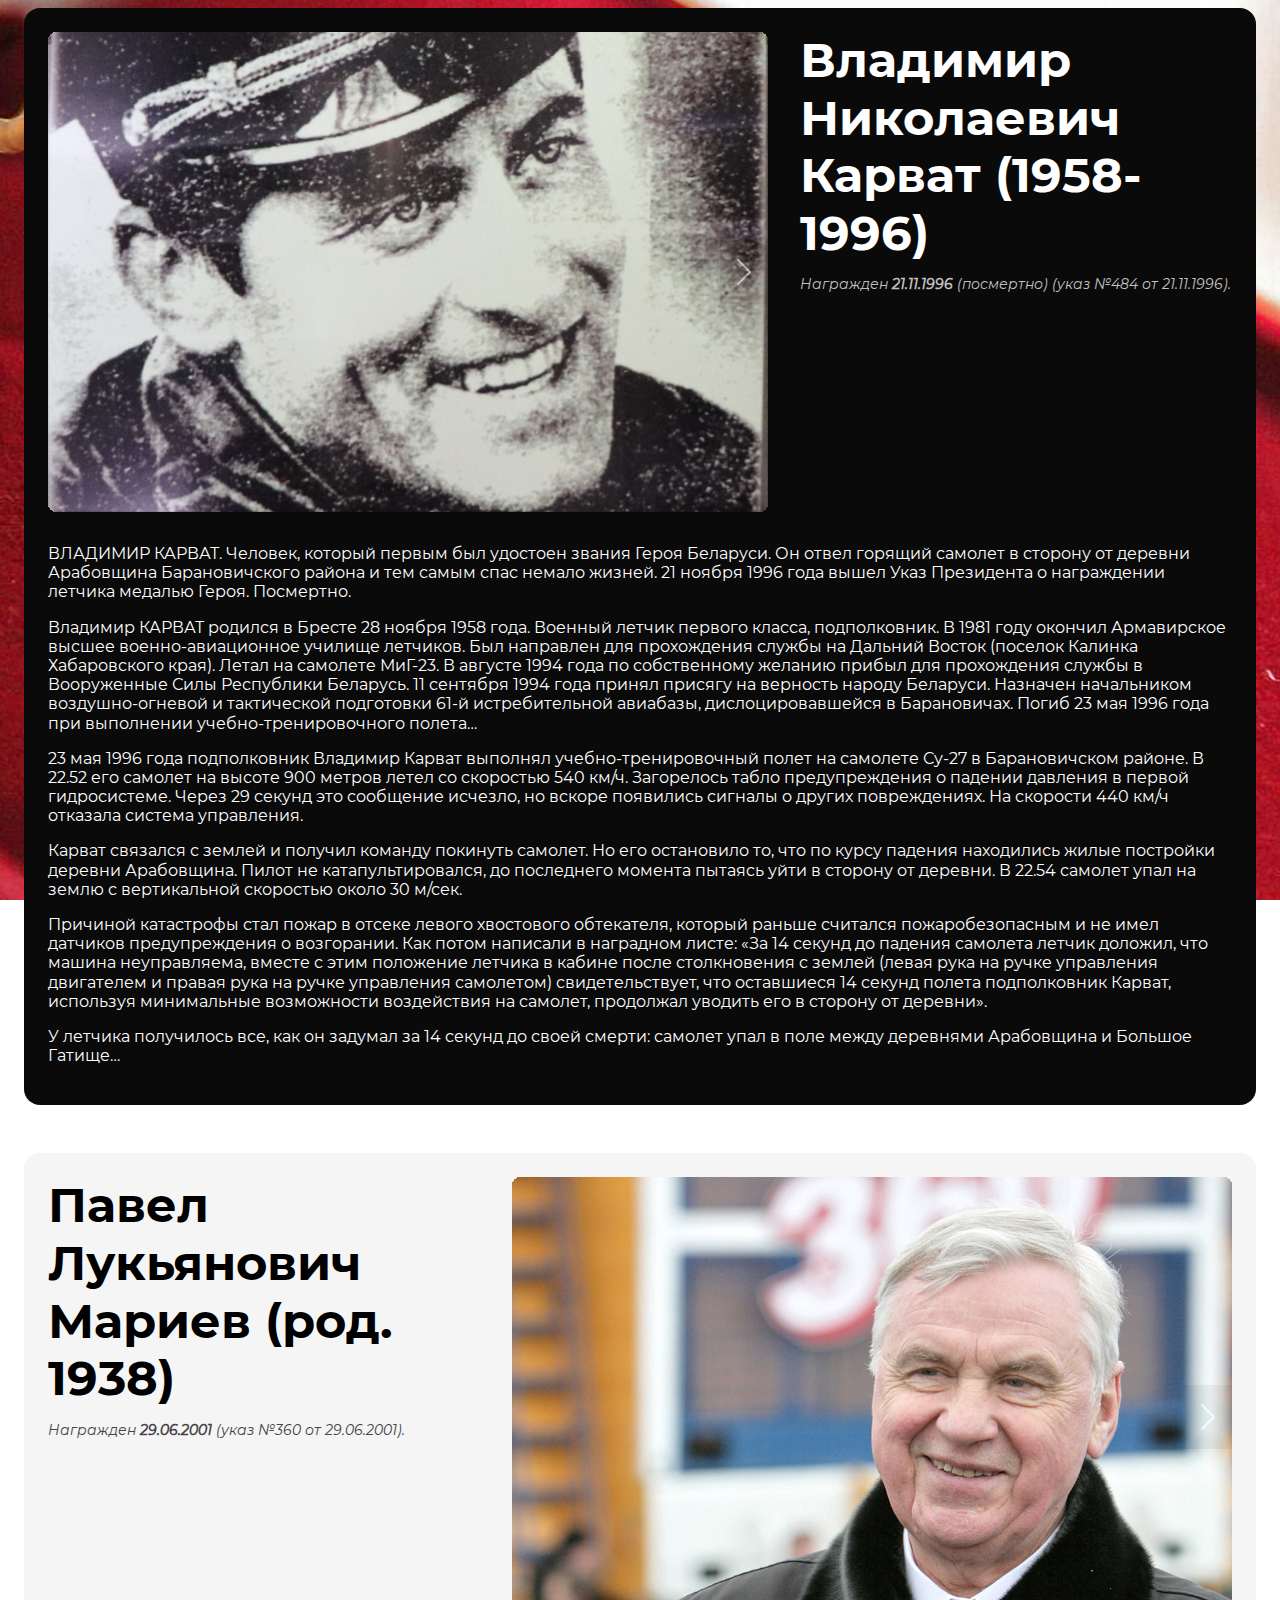
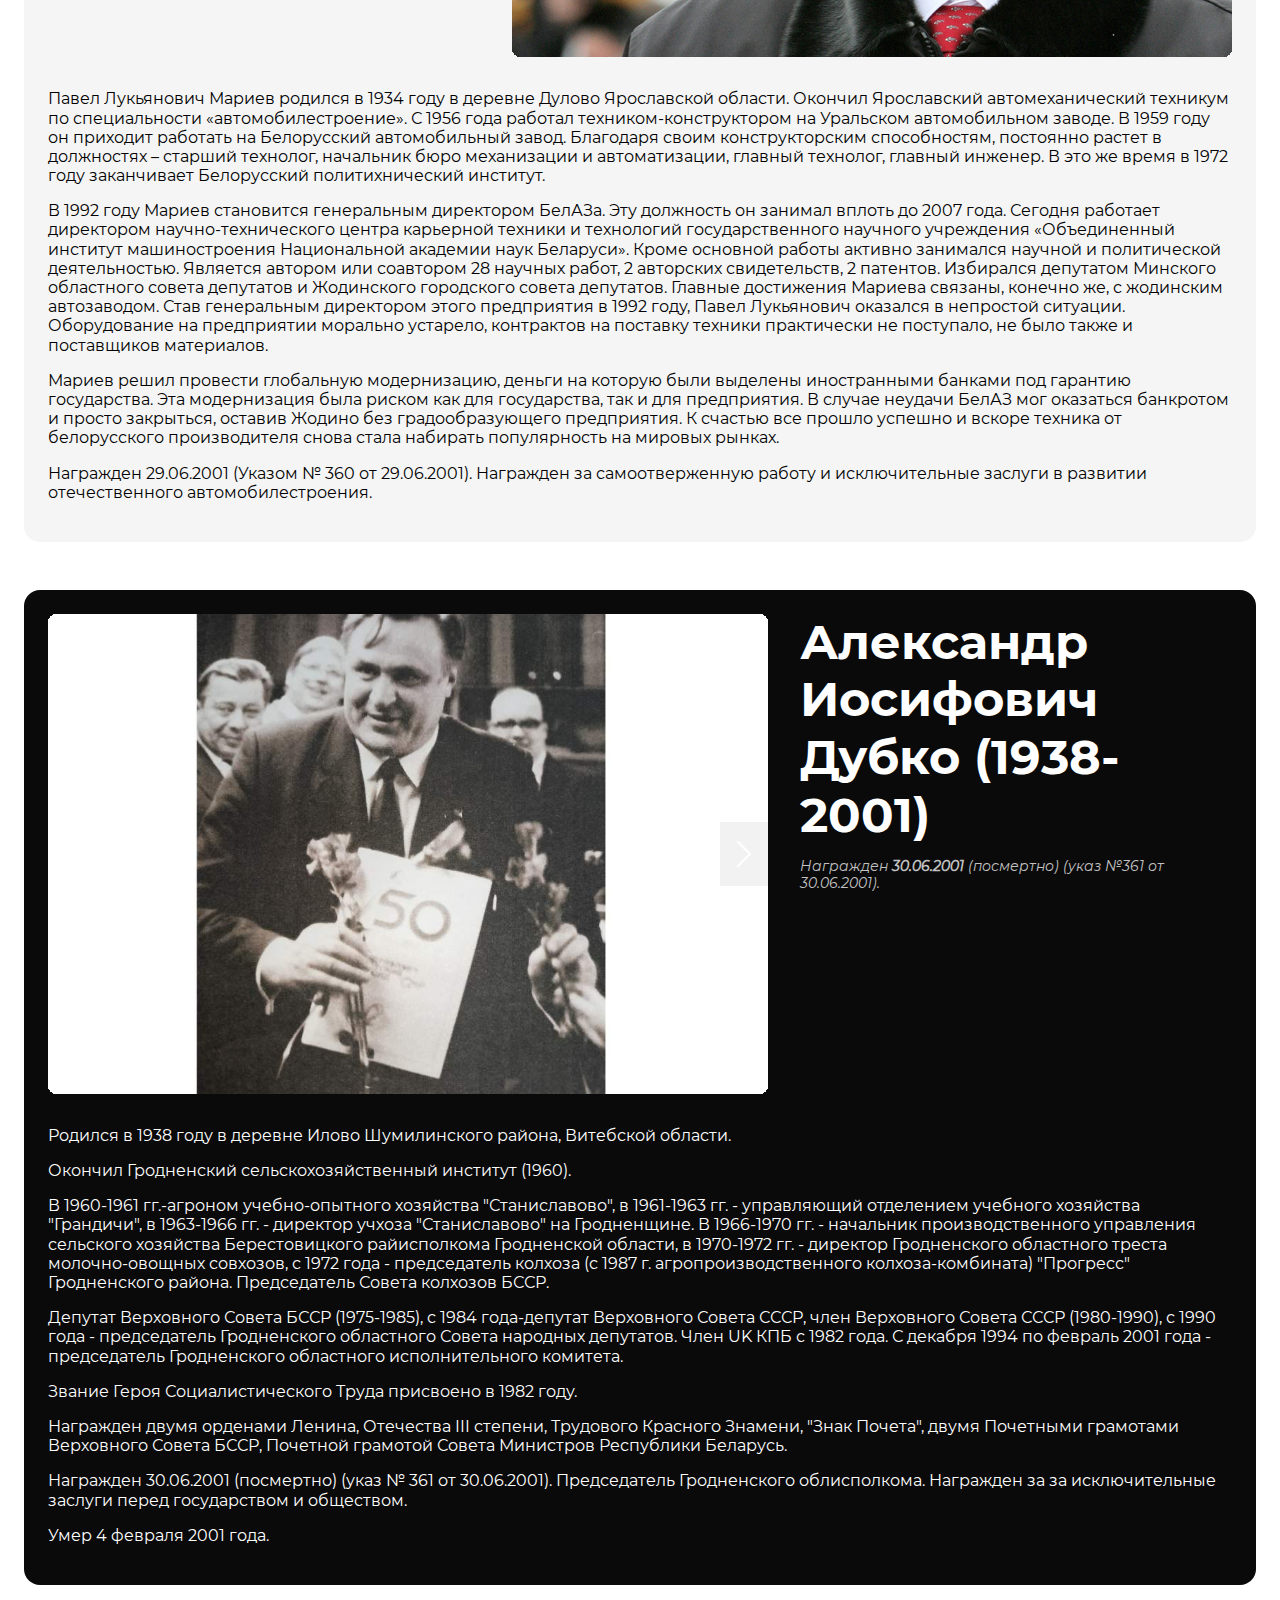
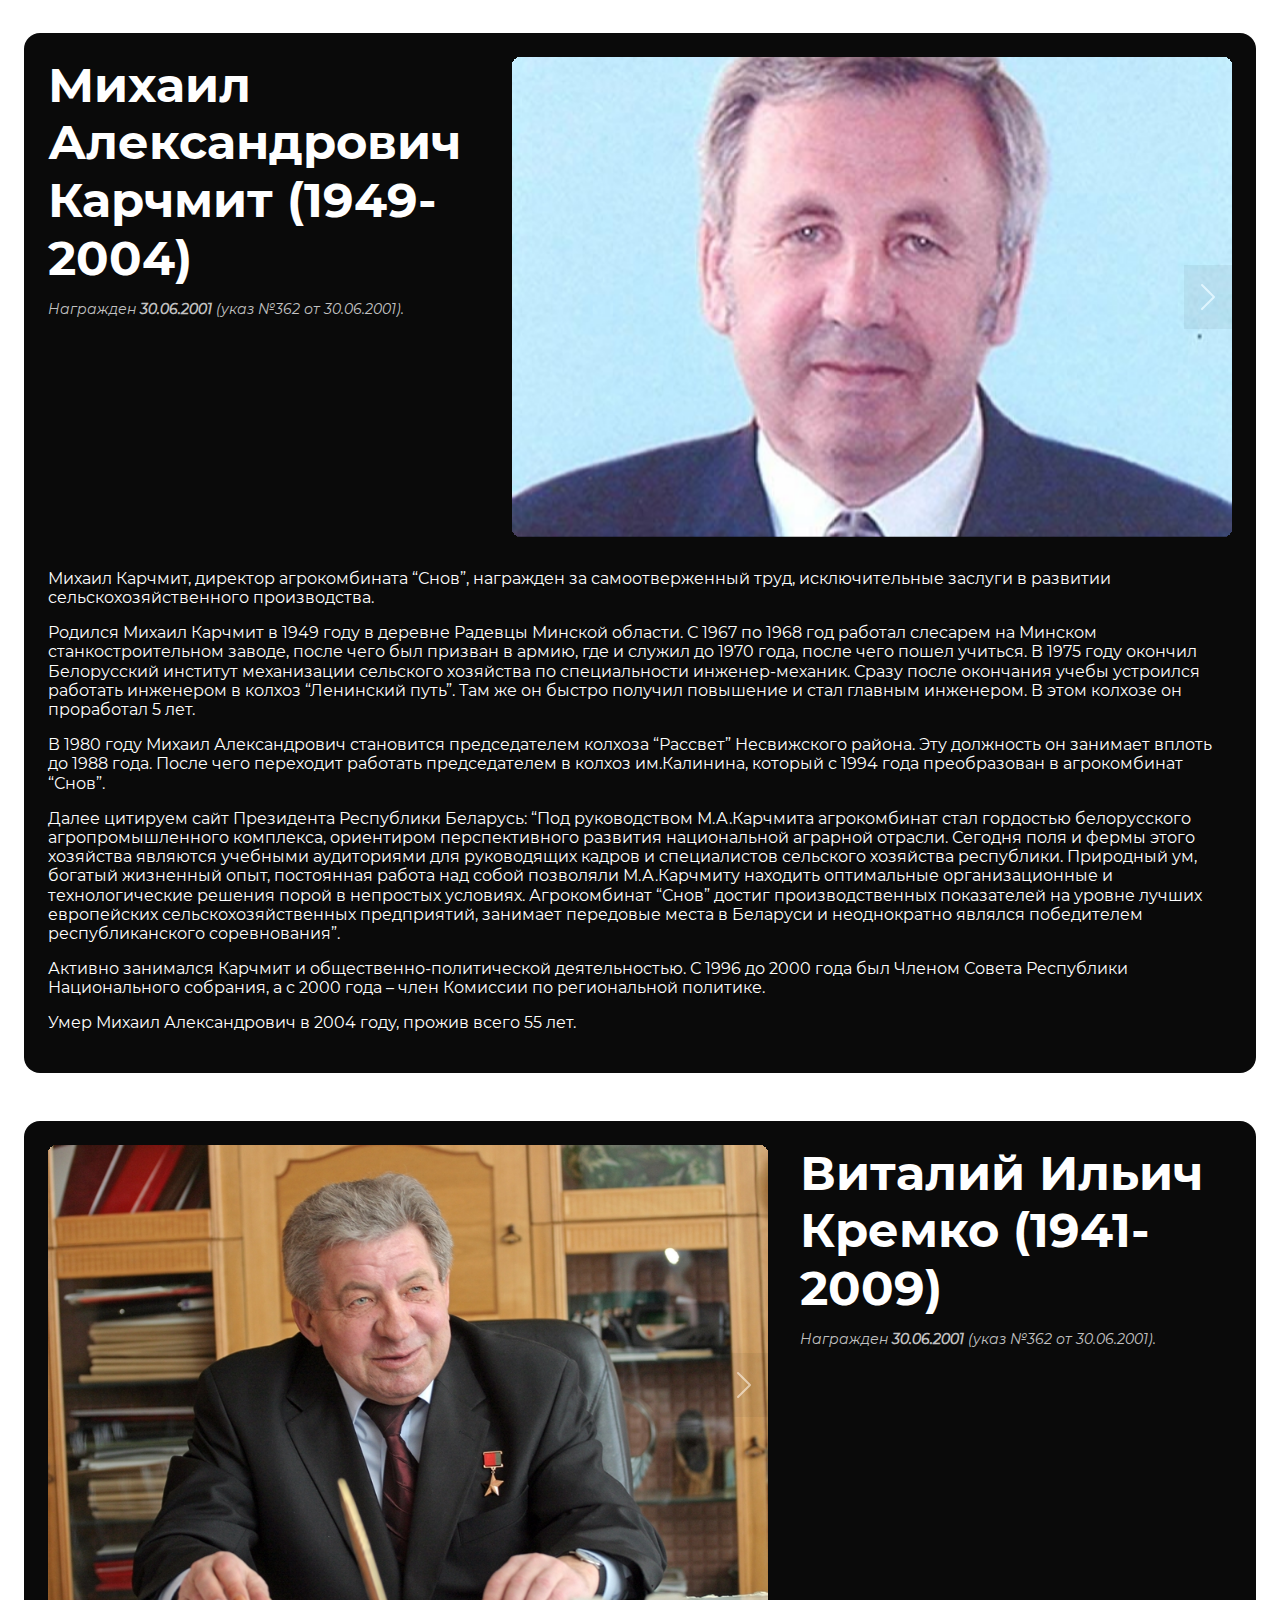
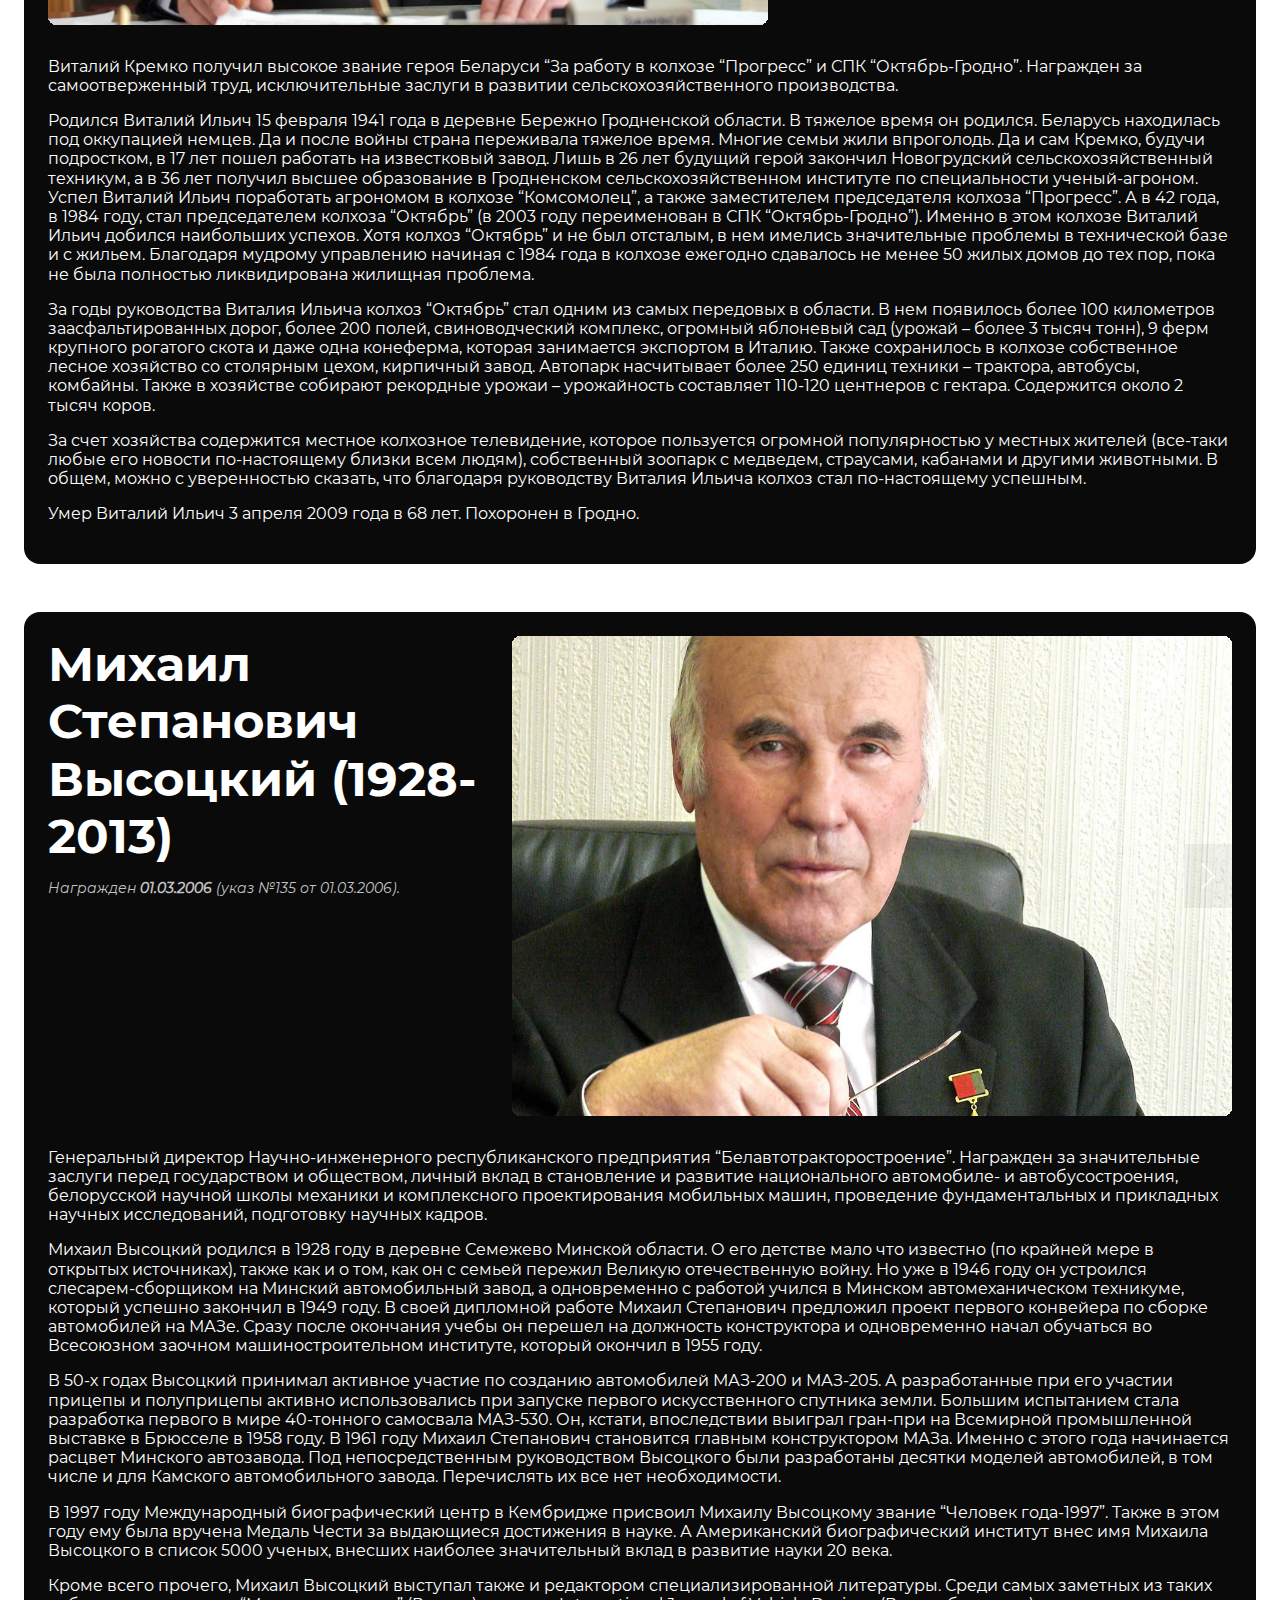
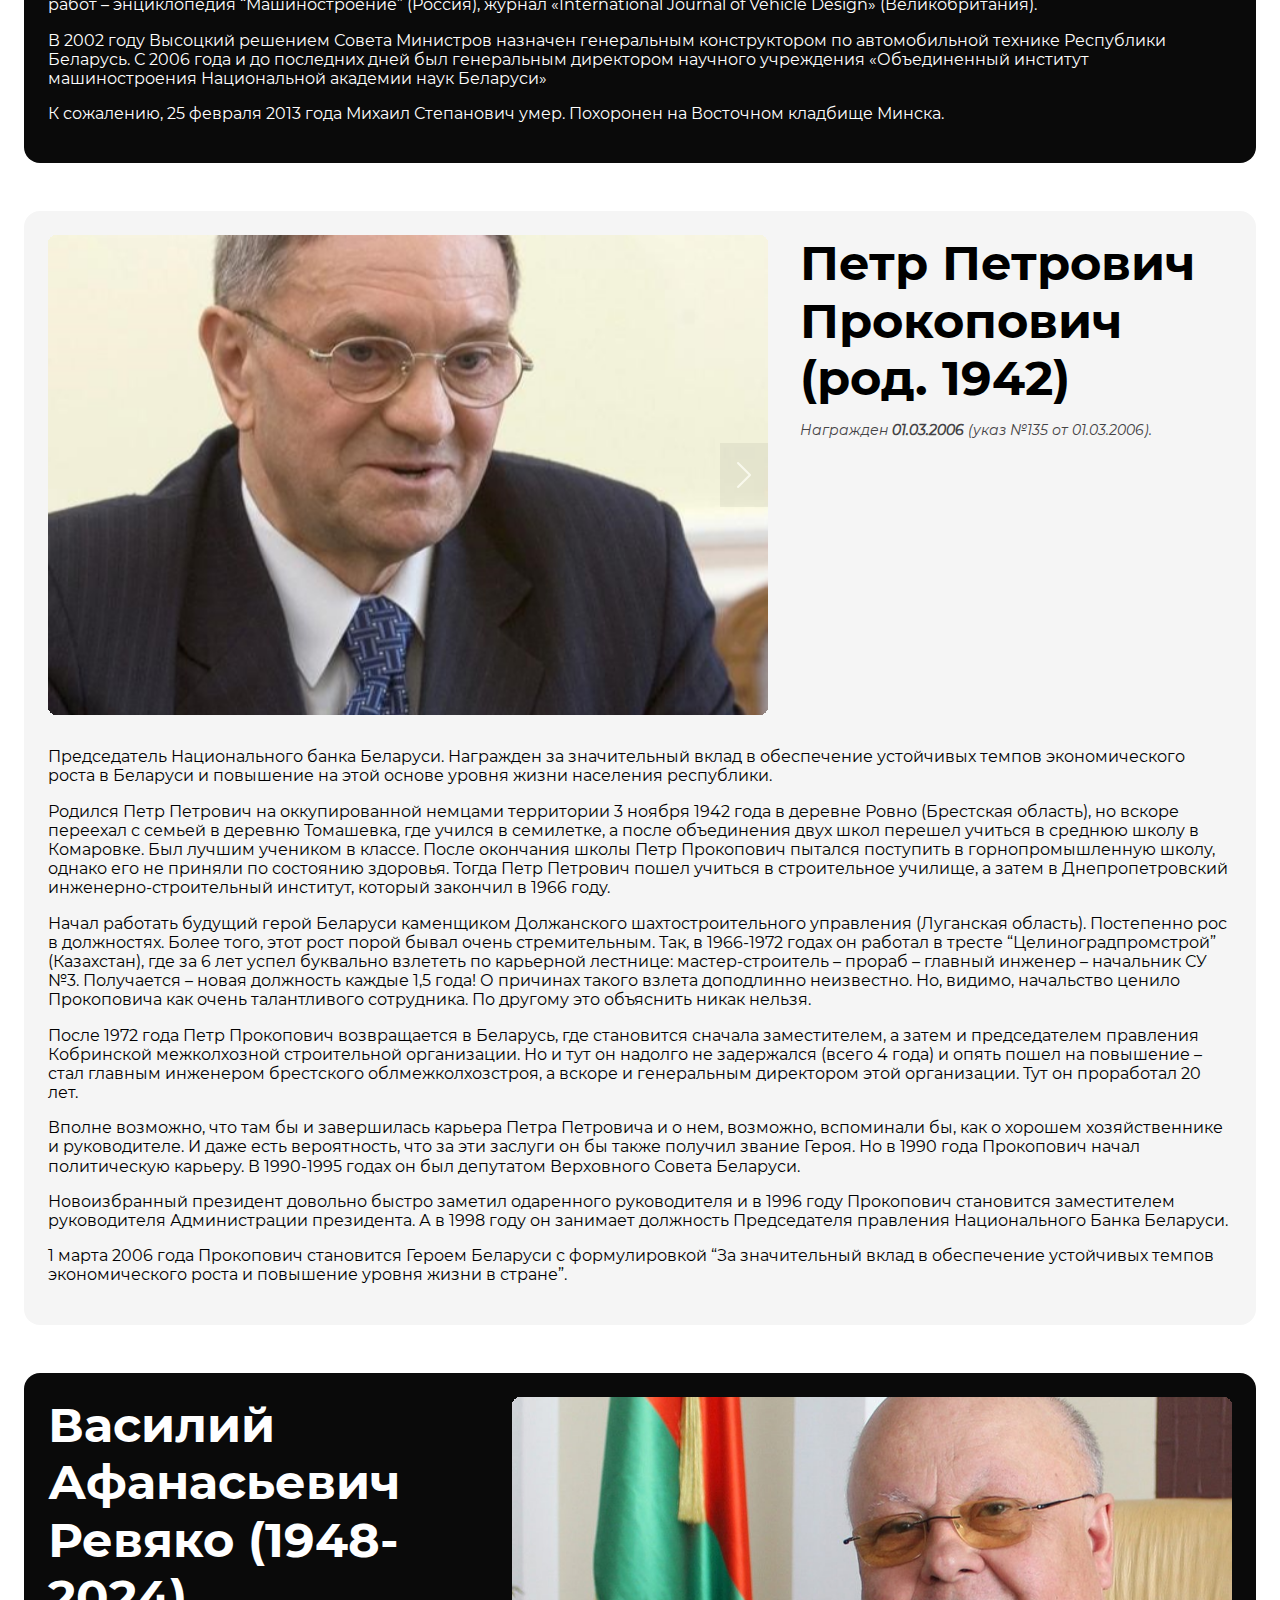
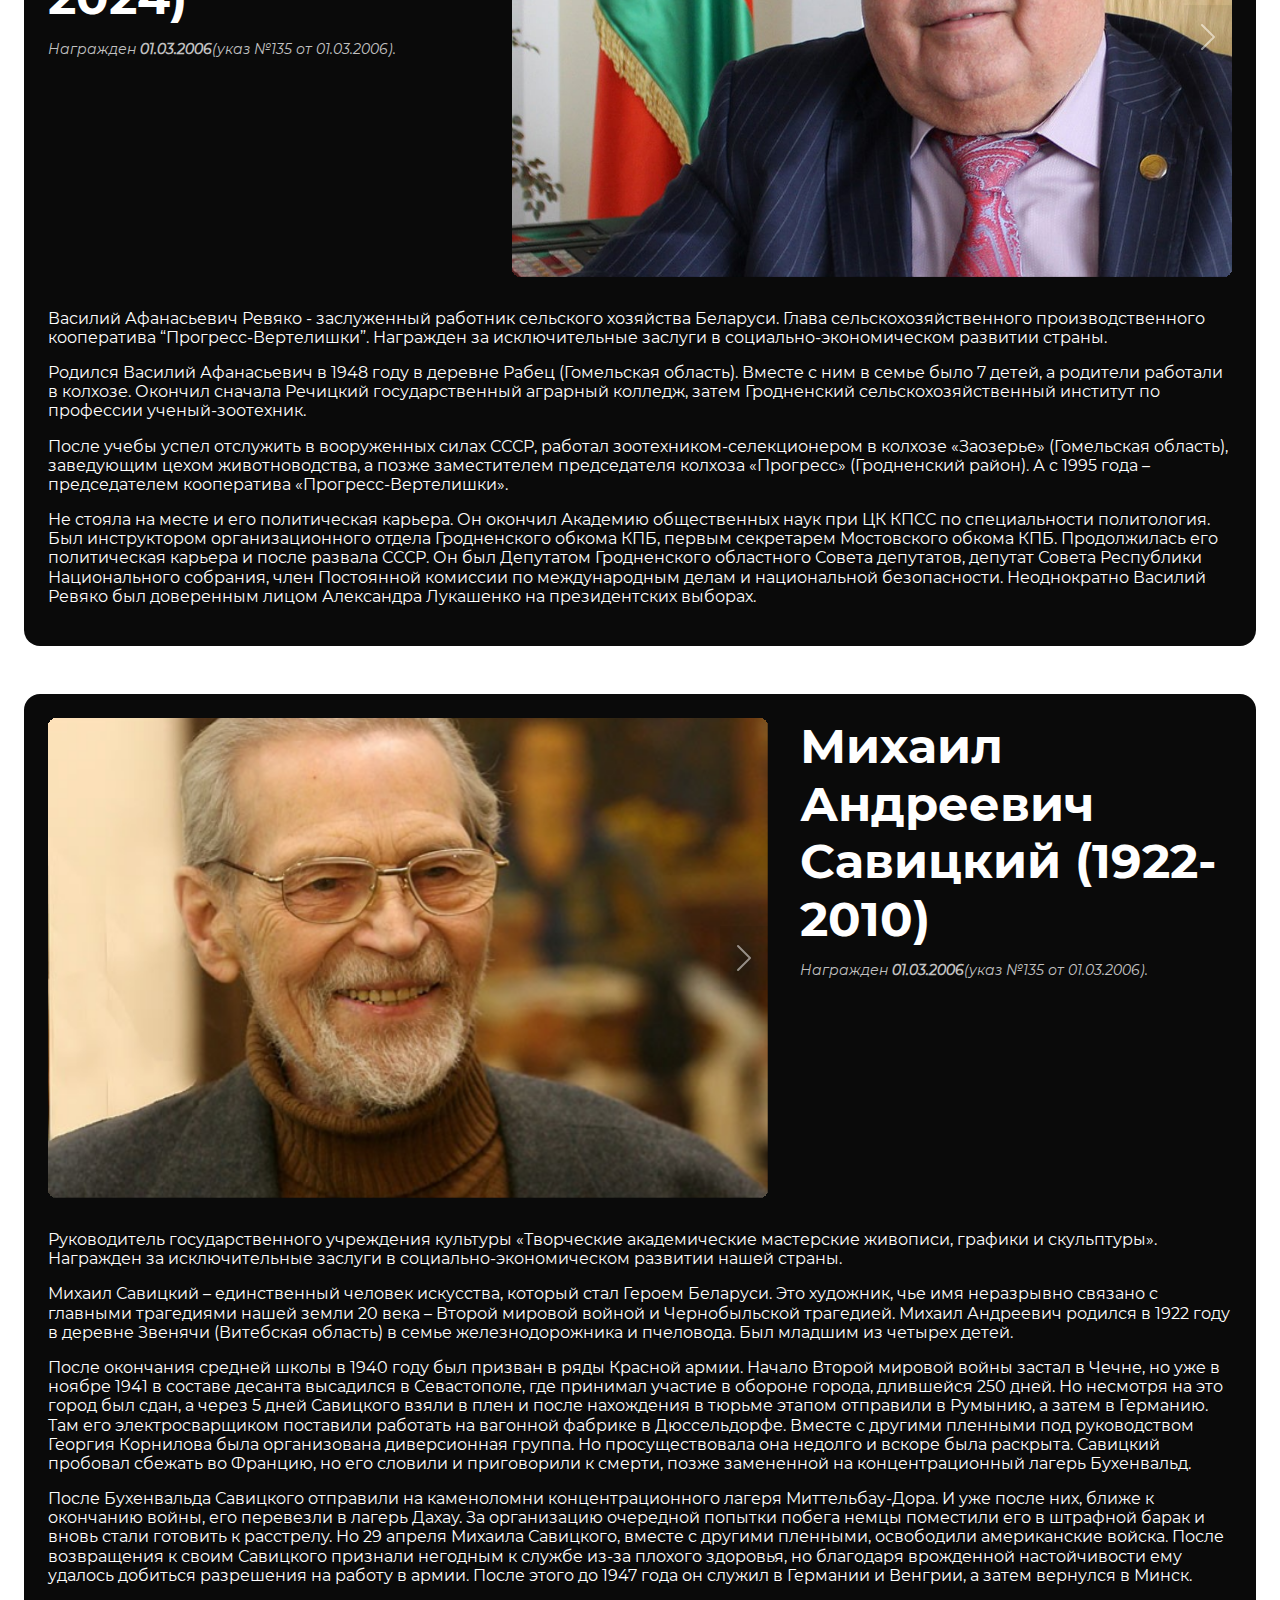
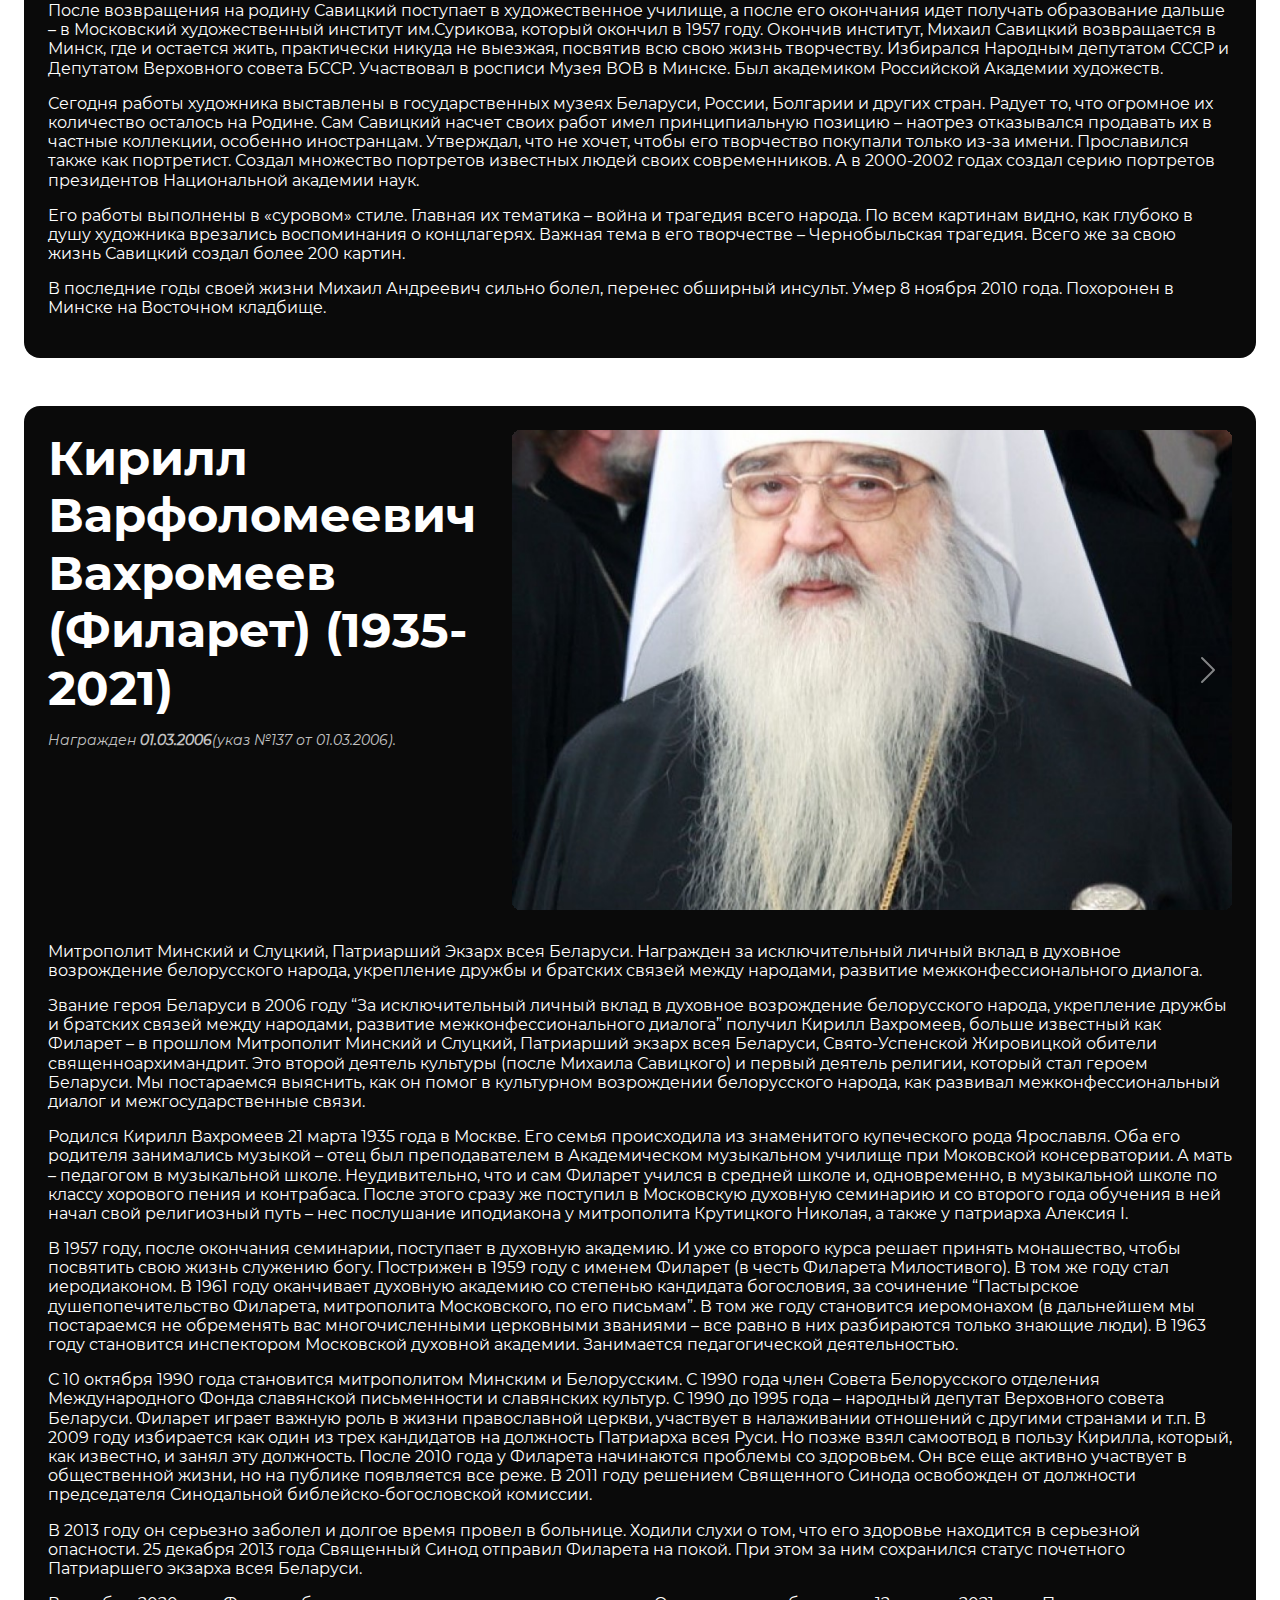
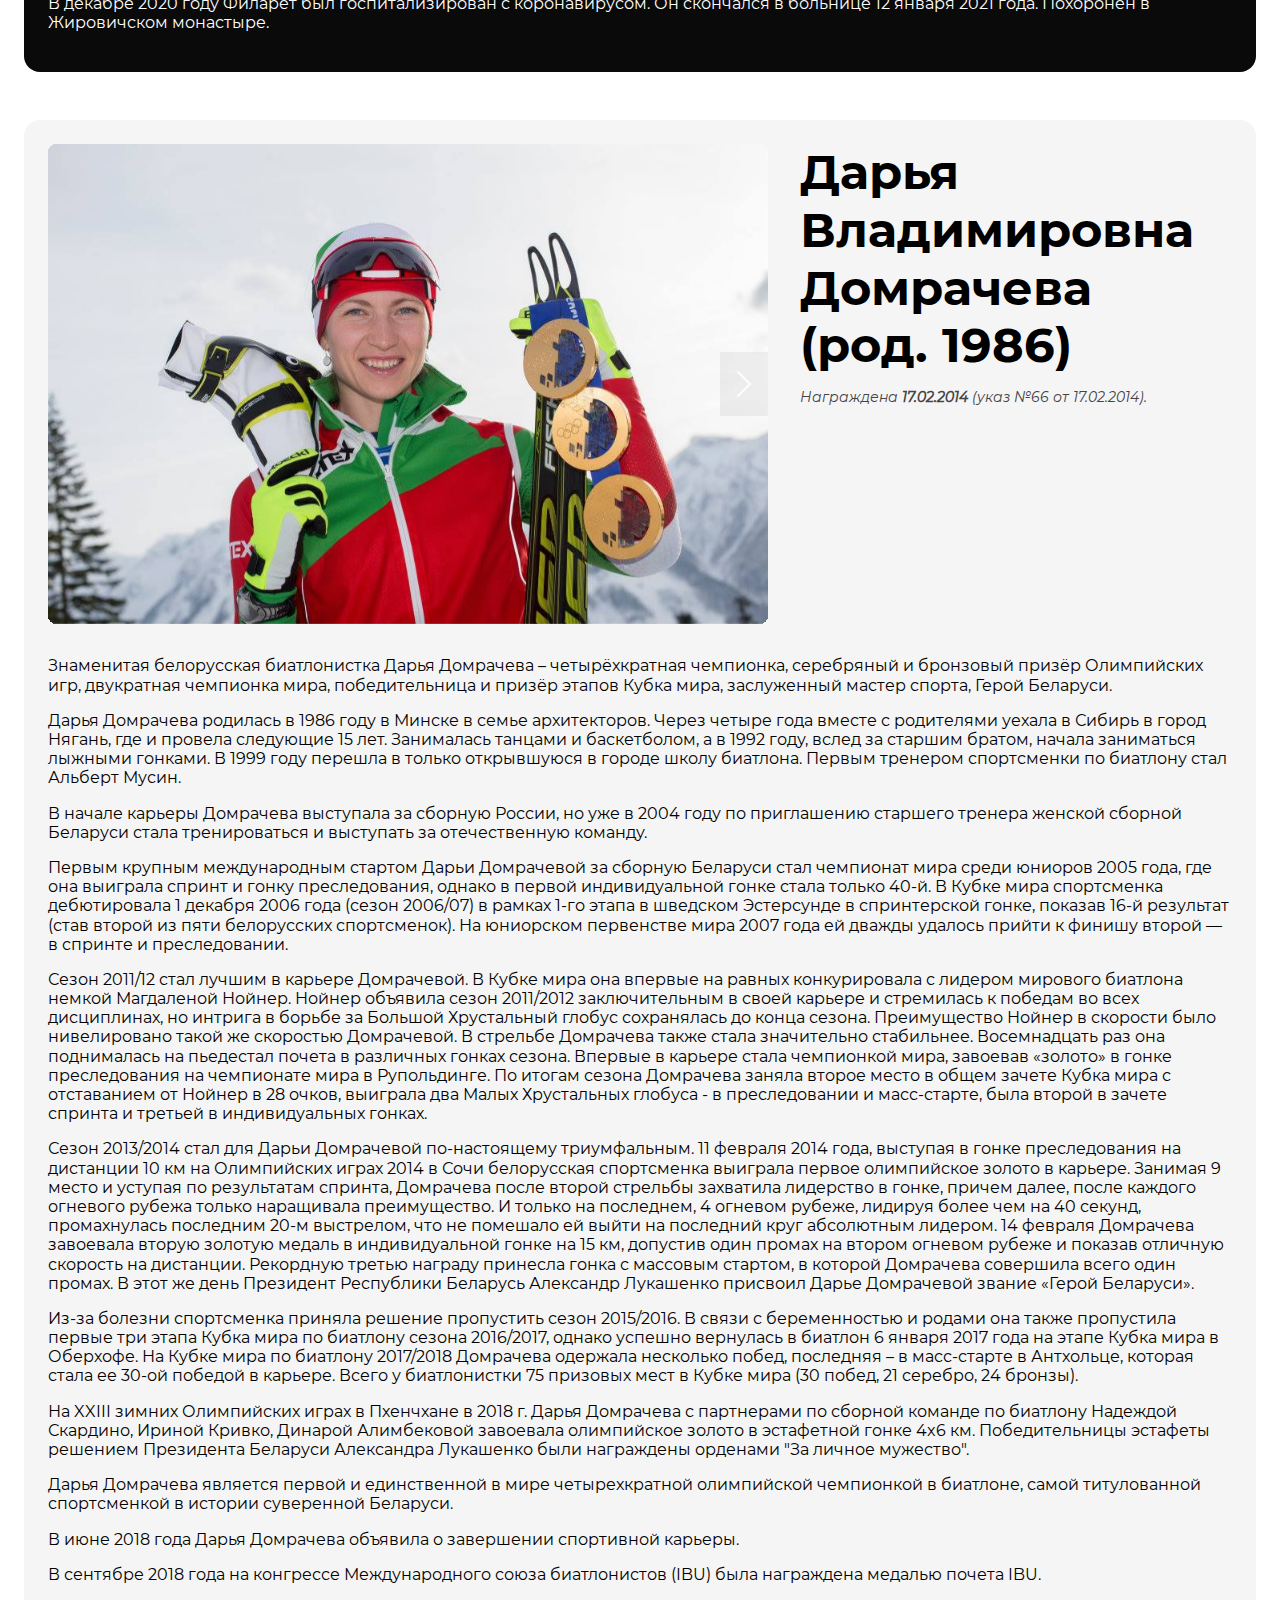
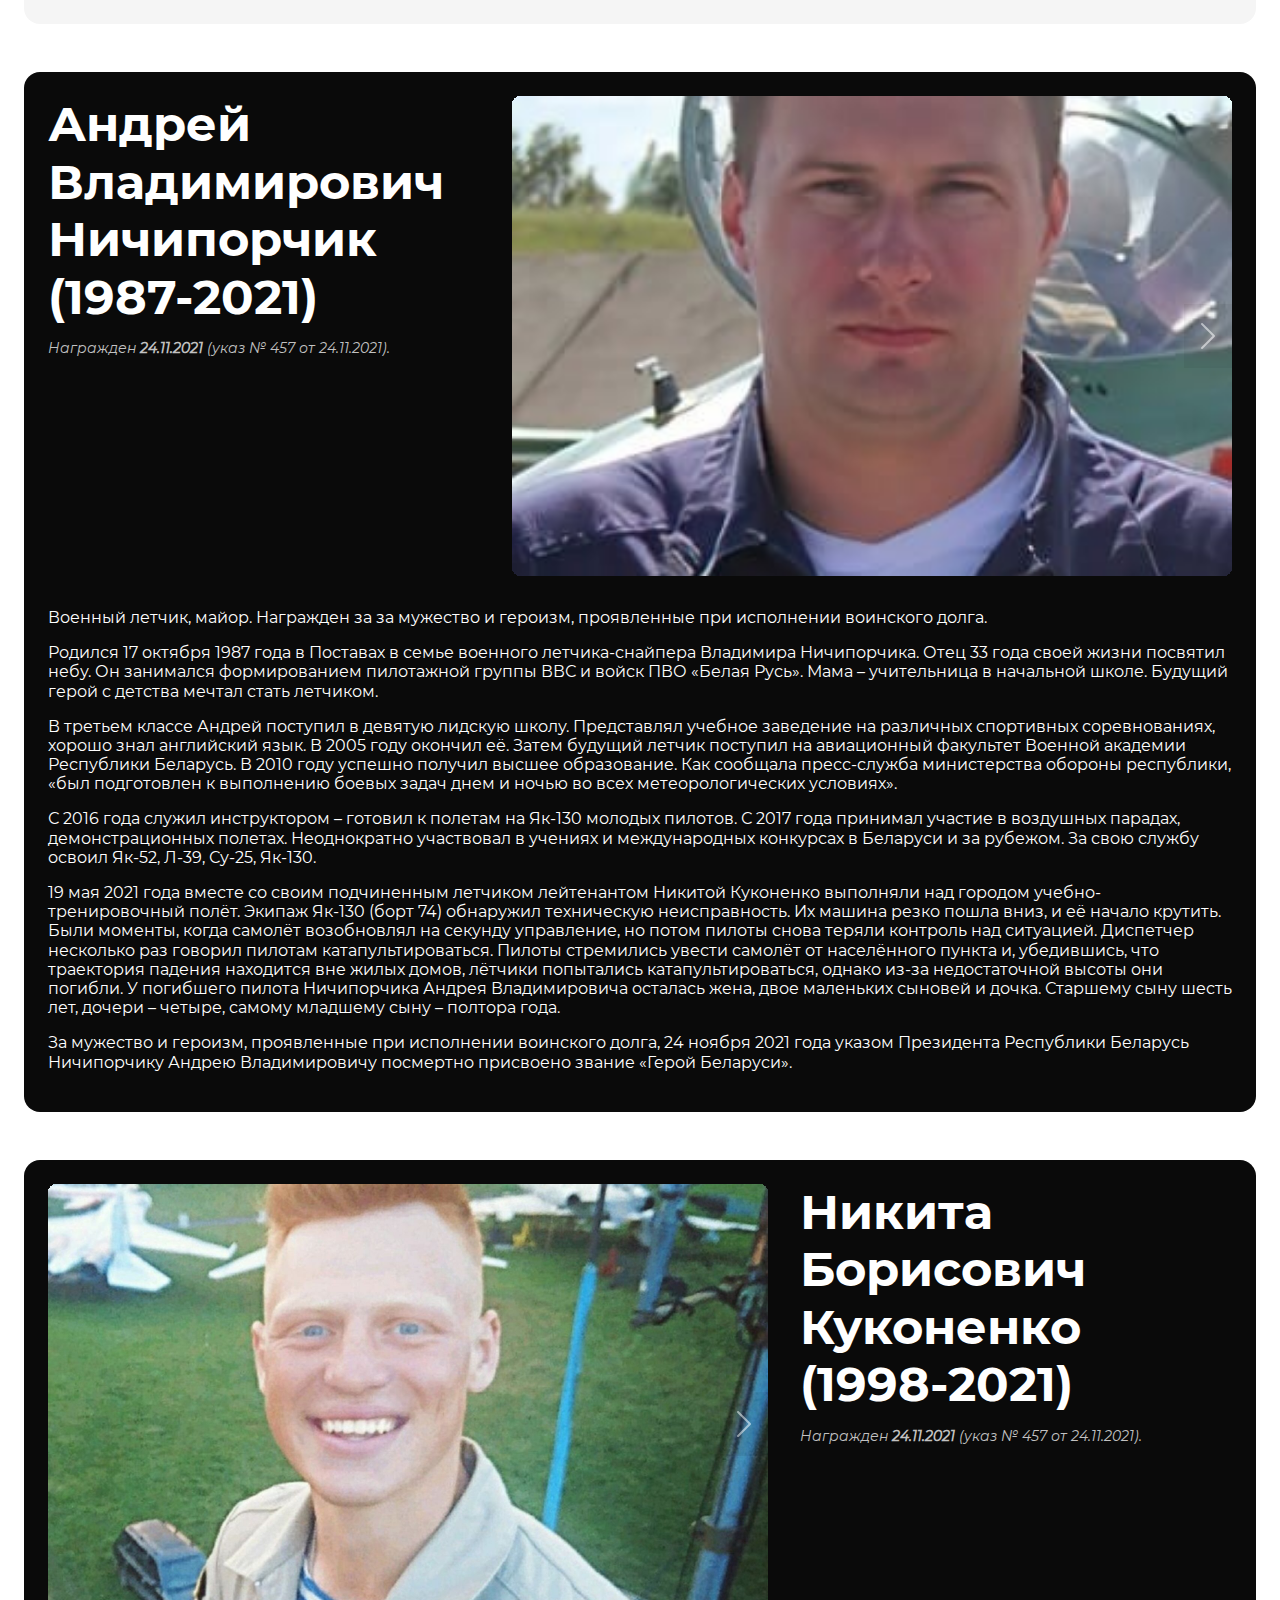
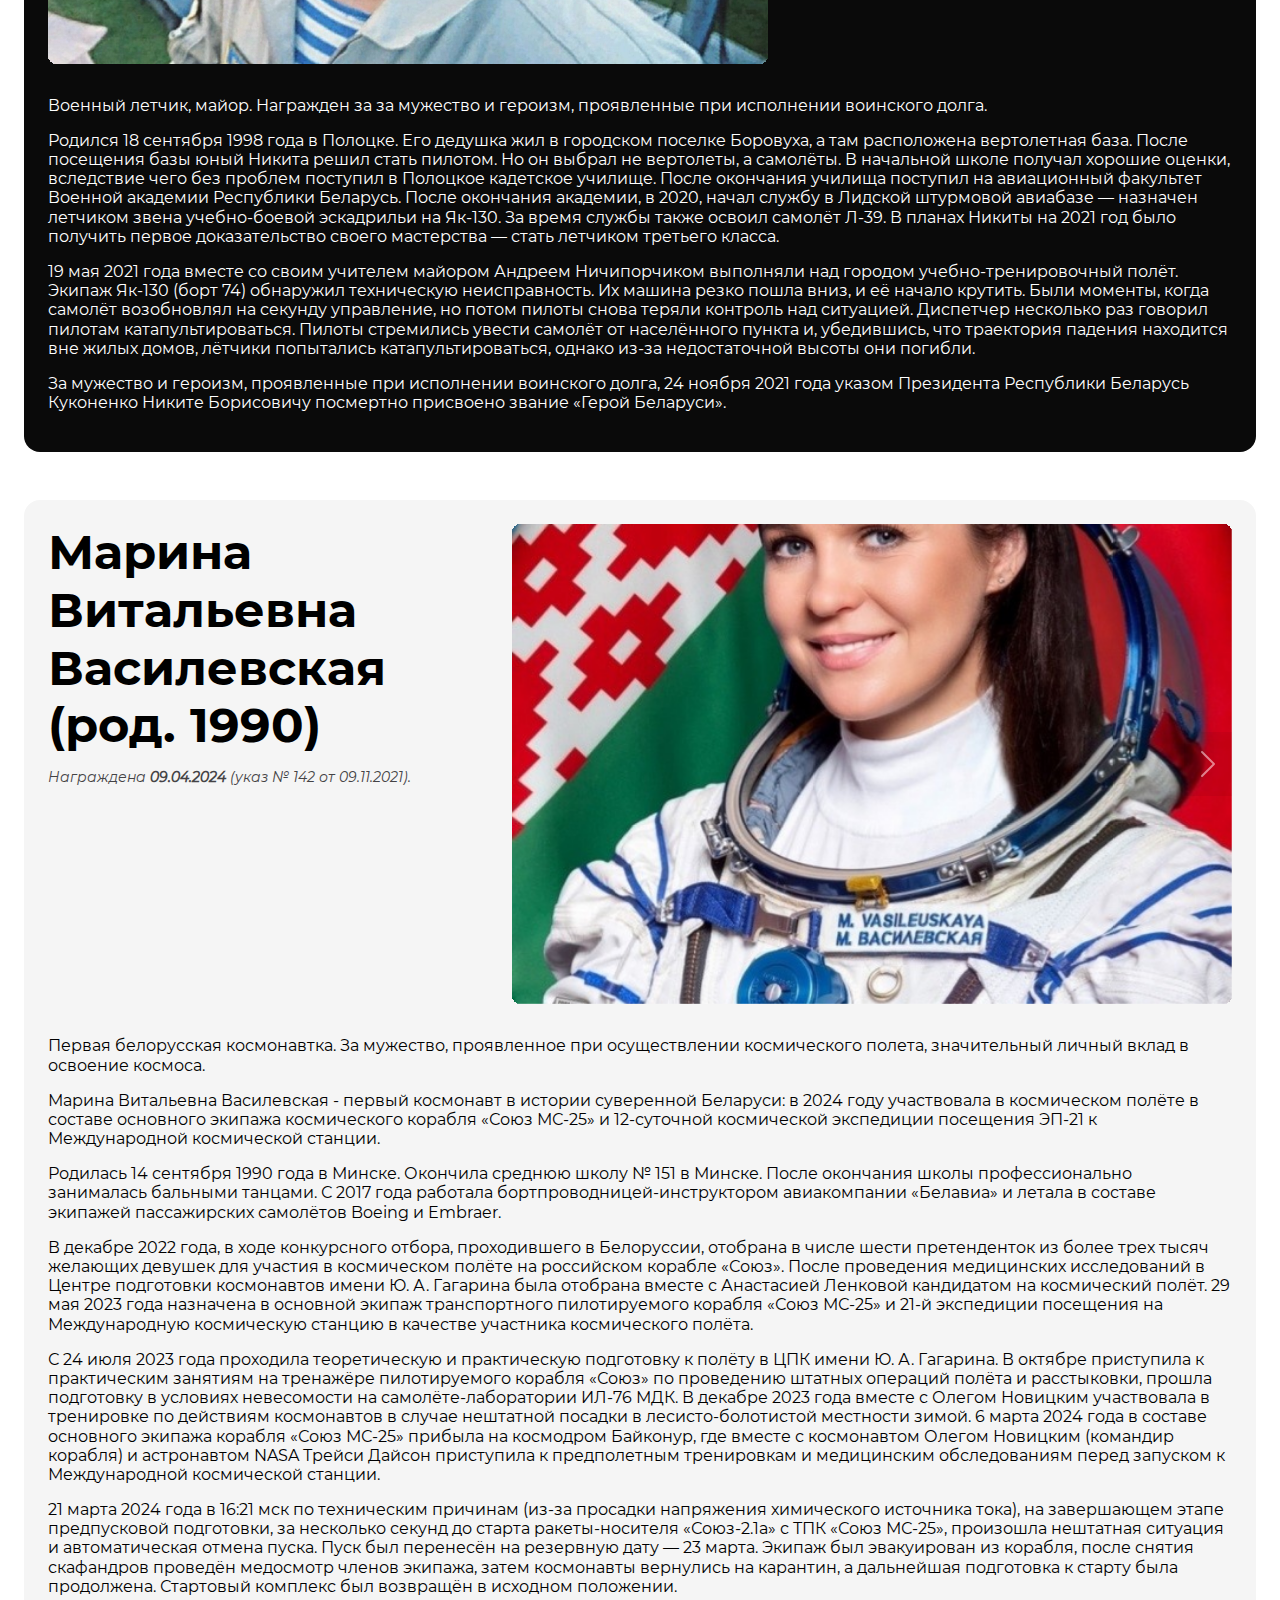
<file: heros.html>
<!DOCTYPE html>
<html lang="ru">
<head>
    <meta charset="UTF-8">
    <meta name="viewport" content="width=device-width, initial-scale=1.0">
    <title>Герои нашего времени</title>
    <link rel="stylesheet" href="styles/heros.css">
    <link rel="stylesheet" href="styles/simple-adaptive-slider.css">

    <script src="https://code.jquery.com/jquery-3.6.3.js"></script>
    <script defer src="script/simple-adaptive-slider.js"></script>
    <script>
        document.addEventListener('DOMContentLoaded', () => {
            new ItcSimpleSlider('#slider-1', { loop: true, autoplay: true, swipe: true });
        });

        document.addEventListener('DOMContentLoaded', () => {
            new ItcSimpleSlider('#slider-2', { loop: true, autoplay: true, swipe: true });
        });

        document.addEventListener('DOMContentLoaded', () => {
            new ItcSimpleSlider('#slider-3', { loop: true, autoplay: true, swipe: true });
        });

        document.addEventListener('DOMContentLoaded', () => {
            new ItcSimpleSlider('#slider-4', { loop: true, autoplay: true, swipe: true });
        });

        document.addEventListener('DOMContentLoaded', () => {
            new ItcSimpleSlider('#slider-5', { loop: true, autoplay: true, swipe: true });
        });

        document.addEventListener('DOMContentLoaded', () => {
            new ItcSimpleSlider('#slider-6', { loop: true, autoplay: true, swipe: true });
        });

        document.addEventListener('DOMContentLoaded', () => {
            new ItcSimpleSlider('#slider-7', { loop: true, autoplay: true, swipe: true });
        });

        document.addEventListener('DOMContentLoaded', () => {
            new ItcSimpleSlider('#slider-8', { loop: true, autoplay: true, swipe: true });
        });

        document.addEventListener('DOMContentLoaded', () => {
            new ItcSimpleSlider('#slider-9', { loop: true, autoplay: true, swipe: true });
        });

        document.addEventListener('DOMContentLoaded', () => {
            new ItcSimpleSlider('#slider-10', { loop: true, autoplay: true, swipe: true });
        });

        document.addEventListener('DOMContentLoaded', () => {
            new ItcSimpleSlider('#slider-11', { loop: true, autoplay: true, swipe: true });
        });

        document.addEventListener('DOMContentLoaded', () => {
            new ItcSimpleSlider('#slider-12', { loop: true, autoplay: true, swipe: true });
        });

        document.addEventListener('DOMContentLoaded', () => {
            new ItcSimpleSlider('#slider-13', { loop: true, autoplay: true, swipe: true });
        });

        document.addEventListener('DOMContentLoaded', () => {
            new ItcSimpleSlider('#slider-14', { loop: true, autoplay: true, swipe: true });
        });
  </script>
</head>
<body>
    <main class="hero__main">
        <section class="hero__section hero__section--black">
            <div class="hero__content">
                <div class="itcss" id="slider-1">
                    <div class="itcss__wrapper">
                      <div class="itcss__items">
                        <div class="itcss__item">
                            <div class="hero__images">
                                <img src="/img/heros/Карват/1.jpg" alt="">
                            </div>
                        </div>
                        <div class="itcss__item">
                            <div class="hero__images">
                                <img src="/img/heros/Карват/2.jpg" alt="">
                            </div>
                        </div>
                        <div class="itcss__item">
                            <div class="hero__images">
                                <img src="/img/heros/Карват/3.jpg" alt="">
                            </div>
                        </div>
                      </div>
                    </div>
                    <button class="itcss__btn itcss__btn_prev" role="button" data-slide="prev"></button>
                    <button class="itcss__btn itcss__btn_next" role="button" data-slide="next"></button>
                </div>

                <div class="hero__title">
                    <h2>Владимир Николаевич Карват (1958-1996)</h2>
                    <p>Награжден <b>21.11.1996</b> (посмертно) (указ №484 от 21.11.1996).</p>
                </div>
            </div>
            <div class="hero__about">
                <p>ВЛАДИМИР КАРВАТ. Человек, который первым был удостоен звания Героя Беларуси. Он отвел горящий самолет в сторону от деревни Арабовщина Барановичского района и тем самым спас немало жизней. 21 ноября 1996 года вышел Указ Президента о награждении летчика медалью Героя. Посмертно. </p>
                <p>Владимир КАРВАТ родился в Бресте 28 ноября 1958 года. Военный летчик первого класса, подполковник. В 1981 году окончил Армавирское высшее военно-авиационное училище летчиков. Был направлен для прохождения службы на Дальний Восток (поселок Калинка Хабаровского края). Летал на самолете МиГ-23. В августе 1994 года по собственному желанию прибыл для прохождения службы в Вооруженные Силы Республики Беларусь. 11 сентября 1994 года принял присягу на верность народу Беларуси. Назначен начальником воздушно-огневой и тактической подготовки 61-й истребительной авиабазы, дислоцировавшейся в Барановичах. Погиб 23 мая 1996 года при выполнении учебно-тренировочного полета…</p>
                <p>23 мая 1996 года подполковник Владимир Карват выполнял учебно-тренировочный полет на самолете Су-27 в Барановичском районе. В 22.52 его самолет на высоте 900 метров летел со скоростью 540 км/ч. Загорелось табло предупреждения о падении давления в первой гидросистеме. Через 29 секунд это сообщение исчезло, но вскоре появились сигналы о других повреждениях. На скорости 440 км/ч отказала система управления.</p>
                <p>Карват связался с землей и получил команду покинуть самолет. Но его остановило то, что по курсу падения находились жилые постройки деревни Арабовщина. Пилот не катапультировался, до последнего момента пытаясь уйти в сторону от деревни. В 22.54 самолет упал на землю с вертикальной скоростью около 30 м/сек.</p>
                <p>Причиной катастрофы стал пожар в отсеке левого хвостового обтекателя, который раньше считался пожаробезопасным и не имел датчиков предупреждения о возгорании. Как потом написали в наградном листе: «За 14 секунд до падения самолета летчик доложил, что машина неуправляема, вместе с этим положение летчика в кабине после столкновения с землей (левая рука на ручке управления двигателем и правая рука на ручке управления самолетом) свидетельствует, что оставшиеся 14 секунд полета подполковник Карват, используя минимальные возможности воздействия на самолет, продолжал уводить его в сторону от деревни».</p>
                <p>У летчика получилось все, как он задумал за 14 секунд до своей смерти: самолет упал в поле между деревнями Арабовщина и Большое Гатище…</p>
            </div>
        </section>

        <section class="hero__section hero__section--white">
            <div class="hero__content">
                <div class="itcss" id="slider-2">
                    <div class="itcss__wrapper">
                      <div class="itcss__items">
                        <div class="itcss__item">
                            <div class="hero__images">
                                <img src="/img/heros/Мариев/1.jpg" alt="">
                            </div>
                        </div>
                        <div class="itcss__item">
                            <div class="hero__images">
                                <img src="/img/heros/Мариев/2.jpg" alt="">
                            </div>
                        </div>
                        <div class="itcss__item">
                            <div class="hero__images">
                                <img src="/img/heros/Мариев/3.jpg" alt="">
                            </div>
                        </div>
                        <div class="itcss__item">
                            <div class="hero__images">
                                <img src="/img/heros/Мариев/4.jpg" alt="">
                            </div>
                        </div>
                      </div>
                    </div>
                    <button class="itcss__btn itcss__btn_prev" role="button" data-slide="prev"></button>
                    <button class="itcss__btn itcss__btn_next" role="button" data-slide="next"></button>
                </div>
                <div class="hero__title">
                    <h2>Павел Лукьянович Мариев (род. 1938)</h2>
                    <p>Награжден <b>29.06.2001</b> (указ №360 от 29.06.2001).</p>
                </div>
            </div>
            <div class="hero__about">
                <p>Павел Лукьянович Мариев родился в 1934 году в деревне Дулово Ярославской области. Окончил Ярославский автомеханический техникум по специальности «автомобилестроение». С 1956 года работал техником-конструктором на Уральском автомобильном заводе.
                    В 1959 году он приходит работать на Белорусский автомобильный завод. Благодаря своим конструкторским способностям, постоянно растет в должностях – старший технолог, начальник бюро механизации и автоматизации, главный технолог, главный инженер. В это же время в 1972 году заканчивает Белорусский политихнический институт.
                </p>
                <p>В 1992 году Мариев становится генеральным директором БелАЗа. Эту должность он занимал вплоть до 2007 года. Сегодня работает директором научно-технического центра карьерной техники и технологий государственного научного учреждения «Объединенный институт машиностроения Национальной академии наук Беларуси».
                    Кроме основной работы активно занимался научной и политической деятельностью. Является автором или соавтором 28 научных работ, 2 авторских свидетельств, 2 патентов. Избирался депутатом Минского областного совета депутатов и Жодинского городского совета депутатов.
                    Главные достижения Мариева связаны, конечно же, с жодинским автозаводом. Став генеральным директором этого предприятия в 1992 году, Павел Лукьянович оказался в непростой ситуации. Оборудование на предприятии морально устарело, контрактов на поставку техники практически не поступало, не было также и поставщиков материалов.
                </p>
                <p>Мариев решил провести глобальную модернизацию, деньги на которую были выделены иностранными банками под гарантию государства. Эта модернизация была риском как для государства, так и для предприятия. В случае неудачи БелАЗ мог оказаться банкротом и просто закрыться, оставив Жодино без градообразующего предприятия. К счастью все прошло успешно и вскоре техника от белорусского производителя снова стала набирать популярность на мировых рынках.</p>
                <p>Награжден 29.06.2001 (Указом № 360 от 29.06.2001). Награжден за самоотверженную работу и исключительные заслуги в развитии отечественного автомобилестроения.</p>
            </div>
        </section>

        <section class="hero__section hero__section--black">
            <div class="hero__content">
                <div class="itcss" id="slider-3">
                    <div class="itcss__wrapper">
                      <div class="itcss__items">
                        <div class="itcss__item">
                            <div class="hero__images">
                                <img src="/img/heros/Дубко/1.jpg" alt="">
                            </div>
                        </div>
                        <div class="itcss__item">
                            <div class="hero__images">
                                <img src="/img/heros/Дубко/2.jpg" alt="">
                            </div>
                        </div>
                        <div class="itcss__item">
                            <div class="hero__images">
                                <img src="/img/heros/Дубко/3.jpg" alt="">
                            </div>
                        </div>
                        <div class="itcss__item">
                            <div class="hero__images">
                                <img src="/img/heros/Дубко/4.jpg" alt="">
                            </div>
                        </div>
                      </div>
                    </div>
                    <button class="itcss__btn itcss__btn_prev" role="button" data-slide="prev"></button>
                    <button class="itcss__btn itcss__btn_next" role="button" data-slide="next"></button>
                </div>
                <div class="hero__title">
                    <h2>Александр Иосифович Дубко (1938-2001)</h2>
                    <p>Награжден <b>30.06.2001</b> (посмертно) (указ №361 от 30.06.2001).</p>
                </div>
            </div>
            <div class="hero__about">
                <p>Родился в 1938 году в деревне Илово Шумилинского района, Витебской области.</p>
                <p>Окончил Гродненский сельскохозяйственный институт (1960).</p>
                <p>В 1960-1961 гг.-агроном учебно-опытного хозяйства "Станиславово", в 1961-1963 гг. - управляющий отделением учебного хозяйства "Грандичи", в 1963-1966 гг. - директор учхоза "Станиславово" на Гродненщине. В 1966-1970 гг. - начальник производственного управления сельского хозяйства Берестовицкого райисполкома Гродненской области, в 1970-1972 гг. - директор Гродненского областного треста молочно-овощных совхозов, с 1972 года - председатель колхоза (с 1987 г. агропроизводственного колхоза-комбината) "Прогресс" Гродненского района. Председатель Совета колхозов БССР.</p>
                <p>Депутат Верховного Совета БССР (1975-1985), с 1984 года-депутат Верховного Совета СССР, член Верховного Совета СССР (1980-1990), с 1990 года - председатель Гродненского областного Совета народных депутатов. Член UK КПБ с 1982 года. С декабря 1994 по февраль 2001 года - председатель Гродненского областного исполнительного комитета.</p>
                <p>Звание Героя Социалистического Труда присвоено в 1982 году.</p>
                <p>Награжден двумя орденами Ленина, Отечества III степени, Трудового Красного Знамени, "Знак Почета", двумя Почетными грамотами Верховного Совета БССР, Почетной грамотой Совета Министров Республики Беларусь.</p>
                <p>Награжден 30.06.2001 (посмертно) (указ № 361 от 30.06.2001). Председатель Гродненского облисполкома. Награжден за за исключительные заслуги перед государством и обществом.</p>
                <p>Умер 4 февраля 2001 года.</p>
            </div>
        </section>

        <section class="hero__section hero__section--black">
            <div class="hero__content">
                <div class="itcss" id="slider-4">
                    <div class="itcss__wrapper">
                        <div class="itcss__items">
                            <div class="itcss__item">
                                <div class="hero__images">
                                    <img src="/img/heros/Карчмит/1.jpeg" alt="">
                                </div>
                            </div>
                            <div class="itcss__item">
                                <div class="hero__images">
                                    <img src="/img/heros/Карчмит/2.jpg" alt="">
                                </div>
                            </div>
                            <div class="itcss__item">
                                <div class="hero__images">
                                    <img src="/img/heros/Карчмит/3.jpg" alt="">
                                </div>
                            </div>
                        </div>
                    </div>
                    <button class="itcss__btn itcss__btn_prev" role="button" data-slide="prev"></button>
                    <button class="itcss__btn itcss__btn_next" role="button" data-slide="next"></button>
                </div>
                <div class="hero__title">
                    <h2>Михаил Александрович Карчмит (1949-2004)</h2>
                    <p>Награжден <b>30.06.2001</b> (указ №362 от 30.06.2001).</p>
                </div>
            </div>
            <div class="hero__about">
                <p>Михаил Карчмит, директор агрокомбината “Снов”, награжден за самоотверженный труд, исключительные заслуги в развитии сельскохозяйственного производства.</p>
                <p>Родился Михаил Карчмит в 1949 году в деревне Радевцы Минской области. С 1967 по 1968 год работал слесарем на Минском станкостроительном заводе, после чего был призван в армию, где и служил до 1970 года, после чего пошел учиться. В 1975 году окончил Белорусский институт механизации сельского хозяйства по специальности инженер-механик. Сразу после окончания учебы устроился работать инженером в колхоз “Ленинский путь”. Там же он быстро получил повышение и стал главным инженером. В этом колхозе он проработал 5 лет.</p>
                <p>В 1980 году Михаил Александрович становится председателем колхоза “Рассвет” Несвижского района. Эту должность он занимает вплоть до 1988 года. После чего переходит работать председателем в колхоз им.Калинина, который с 1994 года преобразован в агрокомбинат “Снов”.</p>
                <p>Далее цитируем сайт Президента Республики Беларусь: “Под руководством М.А.Карчмита агрокомбинат стал гордостью белорусского агропромышленного комплекса, ориентиром перспективного развития национальной аграрной отрасли. Сегодня поля и фермы этого хозяйства являются учебными аудиториями для руководящих кадров и специалистов сельского хозяйства республики. Природный ум, богатый жизненный опыт, постоянная работа над собой позволяли М.А.Карчмиту находить оптимальные организационные и технологические решения порой в непростых условиях. Агрокомбинат “Снов” достиг производственных показателей на уровне лучших европейских сельскохозяйственных предприятий, занимает передовые места в Беларуси и неоднократно являлся победителем республиканского соревнования”.</p>
                <p>Активно занимался Карчмит и общественно-политической деятельностью. С 1996 до 2000 года был Членом Совета Республики Национального собрания, а с 2000 года – член Комиссии по региональной политике.</p>
                <p>Умер Михаил Александрович в 2004 году, прожив всего 55 лет.</p>
            </div>
        </section>

        <section class="hero__section hero__section--black">
            <div class="hero__content">
                <div class="itcss" id="slider-5">
                    <div class="itcss__wrapper">
                        <div class="itcss__items">
                            <div class="itcss__item">
                                <div class="hero__images">
                                    <img src="/img/heros/Кремко/2.jpg" alt="">
                                </div>
                            </div>
                            <div class="itcss__item">
                                <div class="hero__images">
                                    <img src="/img/heros/Кремко/3.jpg" alt="">
                                </div>
                            </div>
                        </div>
                    </div>
                    <button class="itcss__btn itcss__btn_prev" role="button" data-slide="prev"></button>
                    <button class="itcss__btn itcss__btn_next" role="button" data-slide="next"></button>
                </div>
                <div class="hero__title">
                    <h2> Виталий Ильич Кремко (1941-2009)</h2>
                    <p>Награжден <b>30.06.2001</b> (указ №362 от 30.06.2001).</p>
                </div>
            </div>
            <div class="hero__about">
                <p>Виталий Кремко получил высокое звание героя Беларуси “За работу в колхозе “Прогресс” и СПК “Октябрь-Гродно”. Награжден за самоотверженный труд, исключительные заслуги в развитии сельскохозяйственного производства.</p>
                <p>Родился Виталий Ильич 15 февраля 1941 года в деревне Бережно Гродненской области. В тяжелое время он родился. Беларусь находилась под оккупацией немцев. Да и после войны страна переживала тяжелое время. Многие семьи жили впроголодь. Да и сам Кремко, будучи подростком, в 17 лет пошел работать на известковый завод. Лишь в 26 лет будущий герой закончил Новогрудский сельскохозяйственный техникум, а в 36 лет получил высшее образование в Гродненском сельскохозяйственном институте по специальности ученый-агроном. Успел Виталий Ильич поработать агрономом в колхозе “Комсомолец”, а также заместителем председателя колхоза “Прогресс”. А в 42 года, в 1984 году, стал председателем колхоза “Октябрь” (в 2003 году переименован в СПК “Октябрь-Гродно”). Именно в этом колхозе Виталий Ильич добился наибольших успехов. Хотя колхоз “Октябрь” и не был отсталым, в нем имелись значительные проблемы в технической базе и с жильем. Благодаря мудрому управлению начиная с 1984 года в колхозе ежегодно сдавалось не менее 50 жилых домов до тех пор, пока не была полностью ликвидирована жилищная проблема.</p>
                <p>За годы руководства Виталия Ильича колхоз “Октябрь” стал одним из самых передовых в области. В нем появилось более 100 километров заасфальтированных дорог, более 200 полей, свиноводческий комплекс, огромный яблоневый сад (урожай – более 3 тысяч тонн), 9 ферм крупного рогатого скота и даже одна конеферма, которая занимается экспортом в Италию. Также сохранилось в колхозе собственное лесное хозяйство со столярным цехом, кирпичный завод. Автопарк насчитывает более 250 единиц техники – трактора, автобусы, комбайны. Также в хозяйстве собирают рекордные урожаи – урожайность составляет 110-120 центнеров с гектара. Содержится около 2 тысяч коров.</p>
                <p>За счет хозяйства содержится местное колхозное телевидение, которое пользуется огромной популярностью у местных жителей (все-таки любые его новости по-настоящему близки всем людям), собственный зоопарк с медведем, страусами, кабанами и другими животными. В общем, можно с уверенностью сказать, что благодаря руководству Виталия Ильича колхоз стал по-настоящему успешным.</p>
                <p>Умер Виталий Ильич 3 апреля 2009 года в 68 лет. Похоронен в Гродно.</p>
            </div>
        </section>


        <section class="hero__section hero__section--black">
            <div class="hero__content">
                <div class="itcss" id="slider-6">
                    <div class="itcss__wrapper">
                        <div class="itcss__items">
                            <div class="itcss__item">
                                <div class="hero__images">
                                    <img src="/img/heros/Высоцкий/1.jpg" alt="">
                                </div>
                            </div>
                            <div class="itcss__item">
                                <div class="hero__images">
                                    <img src="/img/heros/Высоцкий/2.jpg" alt="">
                                </div>
                            </div>
                            <div class="itcss__item">
                                <div class="hero__images">
                                    <img src="/img/heros/Высоцкий/3.png" alt="">
                                </div>
                            </div>
                            <div class="itcss__item">
                                <div class="hero__images">
                                    <img src="/img/heros/Высоцкий/4.png" alt="">
                                </div>
                            </div>
                        </div>
                    </div>    
                    <button class="itcss__btn itcss__btn_prev" role="button" data-slide="prev"></button>
                    <button class="itcss__btn itcss__btn_next" role="button" data-slide="next"></button>
                </div>
                <div class="hero__title">
                    <h2> Михаил Степанович Высоцкий (1928-2013)</h2>
                    <p>Награжден <b>01.03.2006</b> (указ №135 от 01.03.2006).</p>
                </div>
            </div>
            <div class="hero__about">
                <p> Генеральный директор Научно-инженерного республиканского предприятия “Белавтотракторостроение”. Награжден за значительные заслуги перед государством и обществом, личный вклад в становление и развитие национального автомобиле- и автобусостроения, белорусской научной школы механики и комплексного проектирования мобильных машин, проведение фундаментальных и прикладных научных исследований, подготовку научных кадров.</p>
                <p>Михаил Высоцкий родился в 1928 году в деревне Семежево Минской области. О его детстве мало что известно (по крайней мере в открытых источниках), также как и о том, как он с семьей пережил Великую отечественную войну. Но уже в 1946 году он устроился слесарем-сборщиком на Минский автомобильный завод, а одновременно с работой учился в Минском автомеханическом техникуме, который успешно закончил в 1949 году. В своей дипломной работе Михаил Степанович предложил проект первого конвейера по сборке автомобилей на МАЗе. Сразу после окончания учебы он перешел на должность конструктора и одновременно начал обучаться во Всесоюзном заочном машиностроительном институте, который окончил в 1955 году.</p>
                <p>В 50-х годах Высоцкий принимал активное участие по созданию автомобилей МАЗ-200 и МАЗ-205. А разработанные при его участии прицепы и полуприцепы активно использовались при запуске первого искусственного спутника земли. Большим испытанием стала разработка первого в мире 40-тонного самосвала МАЗ-530. Он, кстати, впоследствии выиграл гран-при на Всемирной промышленной выставке в Брюсселе в 1958 году. В 1961 году Михаил Степанович становится главным конструктором МАЗа. Именно с этого года начинается расцвет Минского автозавода. Под непосредственным руководством Высоцкого были разработаны десятки моделей автомобилей, в том числе и для Камского автомобильного завода. Перечислять их все нет необходимости.</p>
                <p>В 1997 году Международный биографический центр в Кембридже присвоил Михаилу Высоцкому звание “Человек года-1997”. Также в этом году ему была вручена Медаль Чести за выдающиеся достижения в науке. А Американский биографический институт внес имя Михаила Высоцкого в список 5000 ученых, внесших наиболее значительный вклад в развитие науки 20 века.</p>
                <p>Кроме всего прочего, Михаил Высоцкий выступал также и редактором специализированной литературы. Среди самых заметных из таких работ – энциклопедия “Машиностроение” (Россия), журнал «International Journal of Vehicle Design» (Великобритания).</p>
                <p>В 2002 году Высоцкий решением Совета Министров назначен генеральным конструктором по автомобильной технике Республики Беларусь. С 2006 года и до последних дней был генеральным директором научного учреждения «Объединенный институт машиностроения Национальной академии наук Беларуси»</p>
                <p>К сожалению, 25 февраля 2013 года Михаил Степанович умер. Похоронен на Восточном кладбище Минска.</p>
            </div>
        </section>


        <section class="hero__section hero__section--white">
            <div class="hero__content">
                <div class="itcss" id="slider-7">
                    <div class="itcss__wrapper">
                      <div class="itcss__items">
                        <div class="itcss__item">
                            <div class="hero__images">
                                <img src="/img/heros/Прокопович/1.jpg" alt="">
                            </div>
                        </div>
                        <div class="itcss__item">
                            <div class="hero__images">
                                <img src="/img/heros/Прокопович/2.jpg" alt="">
                            </div>
                        </div>
                        <div class="itcss__item">
                            <div class="hero__images">
                                <img src="/img/heros/Прокопович/3.jpg" alt="">
                            </div>
                        </div>
                      </div>
                    </div>
                    <button class="itcss__btn itcss__btn_prev" role="button" data-slide="prev"></button>
                    <button class="itcss__btn itcss__btn_next" role="button" data-slide="next"></button>
                </div>
                <div class="hero__title">
                    <h2> Петр Петрович Прокопович (род. 1942)</h2>
                    <p>Награжден <b>01.03.2006</b> (указ №135 от 01.03.2006).</p>
                </div>
            </div>
            <div class="hero__about">
                <p>Председатель Национального банка Беларуси. Награжден за значительный вклад в обеспечение устойчивых темпов экономического роста в Беларуси и повышение на этой основе уровня жизни населения республики.</p>
                <p>Родился Петр Петрович на оккупированной немцами территории 3 ноября 1942 года в деревне Ровно (Брестская область), но вскоре переехал с семьей в деревню Томашевка, где учился в семилетке, а после объединения двух школ перешел учиться в среднюю школу в Комаровке. Был лучшим учеником в классе. После окончания школы Петр Прокопович пытался поступить в горнопромышленную школу, однако его не приняли по состоянию здоровья. Тогда Петр Петрович пошел учиться в строительное училище, а затем в Днепропетровский инженерно-строительный институт, который закончил в 1966 году.</p>
                <p>Начал работать будущий герой Беларуси каменщиком Должанского шахтостроительного управления (Луганская область). Постепенно рос в должностях. Более того, этот рост порой бывал очень стремительным. Так, в 1966-1972 годах он работал в тресте “Целиноградпромстрой” (Казахстан), где за 6 лет успел буквально взлететь по карьерной лестнице: мастер-строитель – прораб – главный инженер – начальник  СУ №3. Получается – новая должность каждые 1,5 года! О причинах такого взлета доподлинно неизвестно. Но, видимо, начальство ценило Прокоповича как очень талантливого сотрудника. По другому это объяснить никак нельзя.</p>
                <p>После 1972 года Петр Прокопович возвращается в Беларусь, где становится сначала заместителем, а затем и председателем правления Кобринской межколхозной строительной организации. Но и тут он надолго не задержался (всего 4 года) и опять пошел на повышение – стал главным инженером брестского облмежколхозстроя, а вскоре и генеральным директором этой организации. Тут он проработал 20 лет.</p>
                <p>Вполне возможно, что там бы и завершилась карьера Петра Петровича и о нем, возможно, вспоминали бы, как о хорошем хозяйственнике и руководителе. И даже есть вероятность, что за эти заслуги он бы также получил звание Героя. Но в 1990 года Прокопович начал политическую карьеру. В 1990-1995 годах он был депутатом Верховного Совета Беларуси.</p>
                <p>Новоизбранный президент довольно быстро заметил одаренного руководителя и в 1996 году Прокопович становится заместителем руководителя Администрации президента. А в 1998 году он занимает должность Председателя правления Национального Банка Беларуси. </p>
                <p>1 марта 2006 года Прокопович становится Героем Беларуси с формулировкой “За значительный вклад в обеспечение устойчивых темпов экономического роста и повышение уровня жизни в стране”.</p>
            </div>
        </section>


        <section class="hero__section hero__section--black">
            <div class="hero__content">
                <div class="itcss" id="slider-8">
                    <div class="itcss__wrapper">
                      <div class="itcss__items">
                        <div class="itcss__item">
                            <div class="hero__images">
                                <img src="/img/heros/Ревяко/1.jpg" alt="">
                            </div>
                        </div>
                        <div class="itcss__item">
                            <div class="hero__images">
                                <img src="/img/heros/Ревяко/2.jpg" alt="">
                            </div>
                        </div>
                        <div class="itcss__item">
                            <div class="hero__images">
                                <img src="/img/heros/Ревяко/3.jpg" alt="">
                            </div>
                        </div>
                        <div class="itcss__item">
                            <div class="hero__images">
                                <img src="/img/heros/Ревяко/4.jpg" alt="">
                            </div>
                        </div>
                      </div>
                    </div>
                    <button class="itcss__btn itcss__btn_prev" role="button" data-slide="prev"></button>
                    <button class="itcss__btn itcss__btn_next" role="button" data-slide="next"></button>
                </div>
                <div class="hero__title">
                    <h2>Василий Афанасьевич Ревяко (1948-2024)</h2>
                    <p>Награжден <b>01.03.2006</b>(указ №135 от 01.03.2006).</p>
                </div>
            </div>
            <div class="hero__about">
                <p>Василий Афанасьевич Ревяко - заслуженный работник сельского хозяйства Беларуси. Глава сельскохозяйственного производственного кооператива “Прогресс-Вертелишки”. Награжден за исключительные заслуги в социально-экономическом развитии страны.</p>
                <p>Родился Василий Афанасьевич в 1948 году в деревне Рабец (Гомельская область). Вместе с ним в семье было 7 детей, а родители работали в колхозе. Окончил сначала Речицкий государственный аграрный колледж, затем Гродненский сельскохозяйственный институт по профессии ученый-зоотехник.</p>
                <p>После учебы успел отслужить в вооруженных силах СССР, работал зоотехником-селекционером в колхозе «Заозерье» (Гомельская область), заведующим цехом животноводства, а позже заместителем председателя колхоза «Прогресс» (Гродненский район). А с 1995 года – председателем кооператива «Прогресс-Вертелишки».</p>
                <p>Не стояла на месте и его политическая карьера. Он окончил Академию общественных наук при ЦК КПСС по специальности политология. Был инструктором организационного отдела Гродненского обкома КПБ, первым секретарем Мостовского обкома КПБ. Продолжилась его политическая карьера и после развала СССР. Он был Депутатом Гродненского областного Совета депутатов, депутат Совета Республики Национального собрания, член Постоянной комиссии по международным делам и национальной безопасности. Неоднократно Василий Ревяко был доверенным лицом Александра Лукашенко на президентских выборах.</p>
            </div>
        </section>

        <section class="hero__section hero__section--black">
            <div class="hero__content">
                <div class="itcss" id="slider-9">
                    <div class="itcss__wrapper">
                      <div class="itcss__items">
                        <div class="itcss__item">
                            <div class="hero__images">
                                <img src="/img/heros/Савицкий/1.jpg" alt="">
                            </div>
                        </div>
                        <div class="itcss__item">
                            <div class="hero__images">
                                <img src="/img/heros/Савицкий/2.jpg" alt="">
                            </div>
                        </div>
                        <div class="itcss__item">
                            <div class="hero__images">
                                <img src="/img/heros/Савицкий/3.jpg" alt="">
                            </div>
                        </div>
                      </div>
                    </div>
                    <button class="itcss__btn itcss__btn_prev" role="button" data-slide="prev"></button>
                    <button class="itcss__btn itcss__btn_next" role="button" data-slide="next"></button>
                </div>
                <div class="hero__title">
                    <h2> Михаил Андреевич Савицкий (1922-2010)</h2>
                    <p>Награжден <b>01.03.2006</b>(указ №135 от 01.03.2006).</p>
                </div>
            </div>
            <div class="hero__about">
               <p>Руководитель государственного учреждения культуры «Творческие академические мастерские живописи, графики и скульптуры». Награжден за исключительные заслуги в социально-экономическом развитии нашей страны.</p> 
               <p>Михаил Савицкий – единственный человек искусства, который стал Героем Беларуси. Это художник, чье имя неразрывно связано с главными трагедиями нашей земли 20 века – Второй мировой войной и Чернобыльской трагедией. Михаил Андреевич родился в 1922 году в деревне Звенячи (Витебская область) в семье железнодорожника и пчеловода. Был младшим из четырех детей.</p> 
               <p>После окончания средней школы в 1940 году был призван в ряды Красной армии. Начало Второй мировой войны застал в Чечне, но уже в ноябре 1941 в составе десанта высадился в Севастополе, где принимал участие в обороне города, длившейся 250 дней. Но несмотря на это город был сдан, а через 5 дней Савицкого взяли в плен и после нахождения в тюрьме этапом отправили в Румынию, а затем в Германию. Там его электросварщиком поставили работать на вагонной фабрике в Дюссельдорфе. Вместе с другими пленными под руководством Георгия Корнилова была организована диверсионная группа. Но просуществовала она недолго и вскоре была раскрыта. Савицкий пробовал сбежать во Францию, но его словили и приговорили к смерти, позже замененной на концентрационный лагерь Бухенвальд.</p> 
               <p>После Бухенвальда Савицкого отправили на каменоломни концентрационного лагеря Миттельбау-Дора. И уже после них, ближе к окончанию войны, его перевезли в лагерь Дахау. За организацию очередной попытки побега немцы поместили его в штрафной барак и вновь стали готовить к расстрелу. Но 29 апреля Михаила Савицкого, вместе с другими пленными, освободили американские войска. После возвращения к своим Савицкого признали негодным к службе из-за плохого здоровья, но благодаря врожденной настойчивости ему удалось добиться разрешения на работу в армии. После этого до 1947 года он служил в Германии и Венгрии, а затем вернулся в Минск.</p> 
               <p>После возвращения на родину Савицкий поступает в художественное училище, а после его окончания идет получать образование дальше – в Московский художественный институт им.Сурикова, который окончил в 1957 году. Окончив институт, Михаил Савицкий возвращается в Минск, где и остается жить, практически никуда не выезжая, посвятив всю свою жизнь творчеству. Избирался Народным депутатом СССР и Депутатом Верховного совета БССР. Участвовал в росписи Музея ВОВ в Минске. Был академиком Российской Академии художеств. </p> 
               <p>Сегодня работы художника выставлены в государственных музеях Беларуси, России, Болгарии и других стран. Радует то, что огромное их количество осталось на Родине. Сам Савицкий насчет своих работ имел принципиальную позицию – наотрез отказывался продавать их в частные коллекции, особенно иностранцам. Утверждал, что не хочет, чтобы его творчество покупали только из-за имени. Прославился также как портретист. Создал множество портретов известных людей своих современников. А в 2000-2002 годах создал серию портретов президентов Национальной академии наук.</p> 
               <p>Его работы выполнены в «суровом» стиле. Главная их тематика – война и трагедия всего народа. По всем картинам видно, как глубоко в душу художника врезались воспоминания о концлагерях. Важная тема в его творчестве – Чернобыльская трагедия. Всего же за свою жизнь Савицкий создал более 200 картин.</p> 
               <p>В последние годы своей жизни Михаил Андреевич сильно болел, перенес обширный инсульт. Умер 8 ноября 2010 года. Похоронен в Минске на Восточном кладбище.</p> 
            </div>
        </section>


        <section class="hero__section hero__section--black">
            <div class="hero__content">
                <div class="itcss" id="slider-10">
                    <div class="itcss__wrapper">
                      <div class="itcss__items">
                        <div class="itcss__item">
                            <div class="hero__images">
                                <img src="/img/heros/Филарет/1.jpg" alt="">
                            </div>
                        </div>
                        <div class="itcss__item">
                            <div class="hero__images">
                                <img src="/img/heros/Филарет/2.jpg" alt="">
                            </div>
                        </div>
                        <div class="itcss__item">
                            <div class="hero__images">
                                <img src="/img/heros/Филарет/3.jpg" alt="">
                            </div>
                        </div>
                      </div>
                    </div>
                    <button class="itcss__btn itcss__btn_prev" role="button" data-slide="prev"></button>
                    <button class="itcss__btn itcss__btn_next" role="button" data-slide="next"></button>
                </div>
                <div class="hero__title">
                    <h2> Кирилл Варфоломеевич Вахромеев (Филарет) (1935-2021)</h2>
                    <p>Награжден <b>01.03.2006</b>(указ №137 от 01.03.2006).</p>
                </div>
            </div>
            <div class="hero__about">
               <p>Митрополит Минский и Слуцкий, Патриарший Экзарх всея Беларуси. Награжден за исключительный личный вклад в духовное возрождение белорусского народа, укрепление дружбы и братских связей между народами, развитие межконфессионального диалога.</p>
               <p>Звание героя Беларуси в 2006 году “За исключительный личный вклад в духовное возрождение белорусского народа, укрепление дружбы и братских связей между народами, развитие межконфессионального диалога” получил Кирилл Вахромеев, больше известный как Филарет – в прошлом Митрополит Минский и Слуцкий, Патриарший экзарх всея Беларуси, Свято-Успенской Жировицкой обители священноархимандрит. Это второй деятель культуры (после Михаила Савицкого) и первый деятель религии, который стал героем Беларуси. Мы постараемся выяснить, как он помог в культурном возрождении белорусского народа, как развивал межконфессиональный диалог и межгосударственные связи.</p>
               <p>Родился Кирилл Вахромеев 21 марта 1935 года в Москве. Его семья происходила из знаменитого купеческого рода Ярославля. Оба его родителя занимались музыкой – отец был преподавателем в Академическом музыкальном училище при Моковской консерватории. А мать – педагогом в музыкальной школе. Неудивительно, что и сам Филарет учился в средней школе и, одновременно, в музыкальной школе по классу хорового пения и контрабаса. После этого сразу же поступил в Московскую духовную семинарию и со второго года обучения в ней начал свой религиозный путь – нес послушание иподиакона у митрополита Крутицкого Николая, а также у патриарха Алексия I.</p>
               <p>В 1957 году, после окончания семинарии, поступает в духовную академию. И уже со второго курса решает принять монашество, чтобы посвятить свою жизнь служению богу. Пострижен в 1959 году с именем Филарет (в честь Филарета Милостивого). В том же году стал иеродиаконом. В 1961 году оканчивает духовную академию со степенью кандидата богословия, за сочинение “Пастырское душепопечительство Филарета, митрополита Московского, по его письмам”. В том же году становится иеромонахом (в дальнейшем мы постараемся не обременять вас многочисленными церковными званиями – все равно в них разбираются только знающие люди). В 1963 году становится инспектором Московской духовной академии. Занимается педагогической деятельностью.</p>
               <p>С 10 октября 1990 года становится митрополитом Минским и Белорусским. С 1990 года член Совета Белорусского отделения Международного Фонда славянской письменности и славянских культур. С 1990 до 1995 года – народный депутат Верховного совета Беларуси. Филарет играет важную роль в жизни православной церкви, участвует в налаживании отношений с другими странами и т.п. В 2009 году избирается как один из трех кандидатов на должность Патриарха всея Руси. Но позже взял самоотвод в пользу Кирилла, который, как известно, и занял эту должность. После 2010 года у Филарета начинаются проблемы со здоровьем. Он все еще активно участвует в общественной жизни, но на публике появляется все реже. В 2011 году  решением Священного Синода освобожден от должности председателя Синодальной библейско-богословской комиссии. </p>
               <p>В 2013 году он серьезно заболел и долгое время провел в больнице. Ходили слухи о том, что его здоровье находится в серьезной опасности. 25 декабря 2013 года Священный Синод отправил Филарета на покой. При этом за ним сохранился статус почетного Патриаршего экзарха всея Беларуси.</p>
               <p>В декабре 2020 году Филарет был госпитализирован с коронавирусом. Он скончался в больнице 12 января 2021 года. Похоронен в Жировичском монастыре.</p>
            </div>
        </section>

        <section class="hero__section hero__section--white">
            <div class="hero__content">
                <div class="itcss" id="slider-11">
                    <div class="itcss__wrapper">
                      <div class="itcss__items">
                        <div class="itcss__item">
                            <div class="hero__images">
                                <img src="/img/heros/Добрачева/1.jpg" alt="">
                            </div>
                        </div>
                        <div class="itcss__item">
                            <div class="hero__images">
                                <img src="/img/heros/Добрачева/2.jpg" alt="">
                            </div>
                        </div>
                        <div class="itcss__item">
                            <div class="hero__images">
                                <img src="/img/heros/Добрачева/3.jpg" alt="">
                            </div>
                        </div>
                        <div class="itcss__item">
                            <div class="hero__images">
                                <img src="/img/heros/Добрачева/4.jpeg" alt="">
                            </div>
                        </div>
                        <div class="itcss__item">
                            <div class="hero__images">
                                <img src="/img/heros/Добрачева/5.jpg" alt="">
                            </div>
                        </div>
                      </div>
                    </div>
                    <button class="itcss__btn itcss__btn_prev" role="button" data-slide="prev"></button>
                    <button class="itcss__btn itcss__btn_next" role="button" data-slide="next"></button>
                </div>
                <div class="hero__title">
                    <h2> Дарья Владимировна Домрачева (род. 1986)</h2>
                    <p>Награждена <b>17.02.2014</b> (указ №66 от 17.02.2014).</p>
                </div>
            </div>
            <div class="hero__about">
                <p>Знаменитая белорусская биатлонистка Дарья Домрачева – четырёхкратная чемпионка, серебряный и бронзовый призёр Олимпийских игр, двукратная чемпионка мира, победительница и призёр этапов Кубка мира, заслуженный мастер спорта, Герой Беларуси.</p>
                <p>Дарья Домрачева родилась в 1986 году в Минске в семье архитекторов. Через четыре года вместе с родителями уехала в Сибирь в город Нягань, где и провела следующие 15 лет. Занималась танцами и баскетболом, а в 1992 году, вслед за старшим братом, начала заниматься лыжными гонками. В 1999 году перешла в только открывшуюся в городе школу биатлона. Первым тренером спортсменки по биатлону стал Альберт Мусин.</p>
                <p>В начале карьеры Домрачева выступала за сборную России, но уже в 2004 году по приглашению старшего тренера женской сборной Беларуси стала тренироваться и выступать за отечественную команду.</p>
                <p>Первым крупным международным стартом Дарьи Домрачевой за сборную Беларуси стал чемпионат мира среди юниоров 2005 года, где она выиграла спринт и гонку преследования, однако в первой индивидуальной гонке стала только 40-й. В Кубке мира спортсменка дебютировала 1 декабря 2006 года (сезон 2006/07) в рамках 1-го этапа в шведском Эстерсунде в спринтерской гонке, показав 16-й результат (став второй из пяти белорусских спортсменок). На юниорском первенстве мира 2007 года ей дважды удалось прийти к финишу второй — в спринте и преследовании.</p>
                <p>Сезон 2011/12 стал лучшим в карьере Домрачевой. В Кубке мира она впервые на равных конкурировала с лидером мирового биатлона немкой Магдаленой Нойнер. Нойнер объявила сезон 2011/2012 заключительным в своей карьере и стремилась к победам во всех дисциплинах, но интрига в борьбе за Большой Хрустальный глобус сохранялась до конца сезона. Преимущество Нойнер в скорости было нивелировано такой же скоростью Домрачевой. В стрельбе Домрачева также стала значительно стабильнее. Восемнадцать раз она поднималась на пьедестал почета в различных гонках сезона. Впервые в карьере стала чемпионкой мира, завоевав «золото» в гонке преследования на чемпионате мира в Рупольдинге. По итогам сезона Домрачева заняла второе место в общем зачете Кубка мира с отставанием от Нойнер в 28 очков, выиграла два Малых Хрустальных глобуса - в преследовании и масс-старте, была второй в зачете спринта и третьей в индивидуальных гонках.</p>
                <p>Сезон 2013/2014 стал для Дарьи Домрачевой по-настоящему триумфальным. 11 февраля 2014 года, выступая в гонке преследования на дистанции 10 км на Олимпийских играх 2014 в Сочи белорусская спортсменка выиграла первое олимпийское золото в карьере. Занимая 9 место и уступая по результатам спринта, Домрачева после второй стрельбы захватила лидерство в гонке, причем далее, после каждого огневого рубежа только наращивала преимущество. И только на последнем, 4 огневом рубеже, лидируя более чем на 40 секунд, промахнулась последним 20-м выстрелом, что не помешало ей выйти на последний круг абсолютным лидером. 14 февраля Домрачева завоевала вторую золотую медаль в индивидуальной гонке на 15 км, допустив один промах на втором огневом рубеже и показав отличную скорость на дистанции. Рекордную третью награду принесла гонка с массовым стартом, в которой Домрачева совершила всего один промах. В этот же день Президент Республики Беларусь Александр Лукашенко присвоил Дарье Домрачевой звание «Герой Беларуси».</p>
                <p>Из-за болезни спортсменка приняла решение пропустить сезон 2015/2016. В связи с беременностью и родами она также пропустила первые три этапа Кубка мира по биатлону сезона 2016/2017, однако успешно вернулась в биатлон 6 января 2017 года на этапе Кубка мира в Оберхофе. На Кубке мира по биатлону 2017/2018  Домрачева одержала несколько побед, последняя – в масс-старте в Антхольце, которая стала ее 30-ой победой в карьере. Всего у биатлонистки 75 призовых мест в Кубке мира (30 побед, 21 серебро, 24 бронзы).</p>
                <p>На XXIII зимних Олимпийских играх в Пхенчхане в 2018 г. Дарья Домрачева с партнерами по сборной команде по биатлону Надеждой Скардино, Ириной Кривко, Динарой Алимбековой завоевала олимпийское золото в эстафетной гонке 4x6 км. Победительницы эстафеты решением Президента Беларуси Александра Лукашенко были награждены орденами "За личное мужество".</p>
                <p>Дарья Домрачева является первой и единственной в мире четырехкратной олимпийской чемпионкой в биатлоне, самой титулованной спортсменкой в истории суверенной Беларуси.</p>
                <p>В июне 2018 года Дарья Домрачева объявила о завершении спортивной карьеры.</p>
                <p>В сентябре 2018 года на конгрессе Международного союза биатлонистов (IBU) была награждена медалью почета IBU.</p>
            </div>
        </section>

        <section class="hero__section hero__section--black">
            <div class="hero__content">
                <div class="itcss" id="slider-12">
                    <div class="itcss__wrapper">
                      <div class="itcss__items">
                        <div class="itcss__item">
                            <div class="hero__images">
                                <img src="/img/heros/Ничипорчик/1.jpg" alt="">
                            </div>
                        </div>
                        <div class="itcss__item">
                            <div class="hero__images">
                                <img src="/img/heros/Ничипорчик/2.jpg" alt="">
                            </div>
                        </div>
                        <div class="itcss__item">
                            <div class="hero__images">
                                <img src="/img/heros/Ничипорчик/3.png" alt="">
                            </div>
                        </div>
                      </div>
                    </div>
                    <button class="itcss__btn itcss__btn_prev" role="button" data-slide="prev"></button>
                    <button class="itcss__btn itcss__btn_next" role="button" data-slide="next"></button>
                </div>
                <div class="hero__title">
                    <h2> Андрей Владимирович Ничипорчик (1987-2021)</h2>
                    <p>Награжден <b>24.11.2021</b> (указ № 457 от 24.11.2021).</p>
                </div>
            </div>
            <div class="hero__about">
               <p>Военный летчик, майор. Награжден за за мужество и героизм, проявленные при исполнении воинского долга.</p>
               <p>Родился 17 октября 1987 года в Поставах в семье военного летчика-снайпера Владимира Ничипорчика. Отец 33 года своей жизни посвятил небу. Он занимался формированием пилотажной группы ВВС и войск ПВО «Белая Русь». Мама – учительница в начальной школе. Будущий герой с детства мечтал стать летчиком. </p>
               <p>В третьем классе Андрей поступил в девятую лидскую школу. Представлял учебное заведение на различных спортивных соревнованиях, хорошо знал английский язык. В 2005 году окончил её. Затем будущий летчик поступил на авиационный факультет Военной академии Республики Беларусь. В 2010 году успешно получил высшее образование. Как сообщала пресс-служба министерства обороны республики, «был подготовлен к выполнению боевых задач днем и ночью во всех метеорологических условиях». </p>
               <p>С 2016 года служил инструктором – готовил к полетам на Як-130 молодых пилотов. С 2017 года принимал участие в воздушных парадах, демонстрационных полетах. Неоднократно участвовал в учениях и международных конкурсах в Беларуси и за рубежом. За свою службу освоил Як-52, Л-39, Су-25, Як-130. </p>
               <p>19 мая 2021 года вместе со своим подчиненным летчиком лейтенантом Никитой Куконенко выполняли над городом учебно-тренировочный полёт. Экипаж Як-130 (борт 74) обнаружил техническую неисправность. Их машина резко пошла вниз, и её начало крутить. Были моменты, когда самолёт возобновлял на секунду управление, но потом пилоты снова теряли контроль над ситуацией. Диспетчер несколько раз говорил пилотам катапультироваться. Пилоты стремились увести самолёт от населённого пункта и, убедившись, что траектория падения находится вне жилых домов, лётчики попытались катапультироваться, однако из-за недостаточной высоты они погибли.  У погибшего пилота Ничипорчика Андрея Владимировича осталась жена, двое маленьких сыновей и дочка. Старшему сыну шесть лет, дочери – четыре, самому младшему сыну – полтора года.</p>
               <p>За мужество и героизм, проявленные при исполнении воинского долга, 24 ноября 2021 года указом Президента Республики Беларусь Ничипорчику Андрею Владимировичу посмертно присвоено звание «Герой Беларуси».</p>
            </div>
        </section>

        <section class="hero__section hero__section--black">
            <div class="hero__content">
                <div class="itcss" id="slider-13">
                    <div class="itcss__wrapper">
                      <div class="itcss__items">
                        <div class="itcss__item">
                            <div class="hero__images">
                                <img src="/img/heros/Куконенко/1.jpg" alt="">
                            </div>
                        </div>
                        <div class="itcss__item">
                            <div class="hero__images">
                                <img src="/img/heros/Куконенко/2.jpg" alt="">
                            </div>
                        </div>
                        <div class="itcss__item">
                            <div class="hero__images">
                                <img src="/img/heros/Куконенко/3.png" alt="">
                            </div>
                        </div>
                      </div>
                    </div>
                    <button class="itcss__btn itcss__btn_prev" role="button" data-slide="prev"></button>
                    <button class="itcss__btn itcss__btn_next" role="button" data-slide="next"></button>
                </div>
                <div class="hero__title">
                    <h2> Никита Борисович Куконенко (1998-2021)</h2>
                    <p>Награжден <b>24.11.2021</b> (указ № 457 от 24.11.2021).</p>
                </div>
            </div>
            <div class="hero__about">
               <p>Военный летчик, майор. Награжден за за мужество и героизм, проявленные при исполнении воинского долга.</p>
               <p>Родился 18 сентября 1998 года в Полоцке. Его дедушка жил в городском поселке Боровуха, а там расположена вертолетная база. После посещения базы юный Никита решил стать пилотом. Но он выбрал не вертолеты, а самолёты. В начальной школе получал хорошие оценки, вследствие чего без проблем поступил в Полоцкое кадетское училище. После окончания училища поступил на авиационный факультет Военной академии Республики Беларусь. После окончания академии, в 2020, начал службу в Лидской штурмовой авиабазе — назначен летчиком звена учебно-боевой эскадрильи на Як-130. За время службы также освоил самолёт Л-39. В планах Никиты на 2021 год было получить первое доказательство своего мастерства — стать летчиком третьего класса.</p>
               <p>19 мая 2021 года вместе со своим учителем майором Андреем Ничипорчиком выполняли над городом учебно-тренировочный полёт. Экипаж Як-130 (борт 74) обнаружил техническую неисправность. Их машина резко пошла вниз, и её начало крутить. Были моменты, когда самолёт возобновлял на секунду управление, но потом пилоты снова теряли контроль над ситуацией. Диспетчер несколько раз говорил пилотам катапультироваться. Пилоты стремились увести самолёт от населённого пункта и, убедившись, что траектория падения находится вне жилых домов, лётчики попытались катапультироваться, однако из-за недостаточной высоты они погибли. </p>
               <p>За мужество и героизм, проявленные при исполнении воинского долга, 24 ноября 2021 года указом Президента Республики Беларусь Куконенко Никите Борисовичу посмертно присвоено звание «Герой Беларуси».</p>
            </div>
        </section>

        <section class="hero__section hero__section--white">
            <div class="hero__content">
                <div class="itcss" id="slider-14">
                    <div class="itcss__wrapper">
                      <div class="itcss__items">
                        <div class="itcss__item">
                            <div class="hero__images">
                                <img src="/img/heros/Василевская/1.png" alt="">
                            </div>
                        </div>
                        <div class="itcss__item">
                            <div class="hero__images">
                                <img src="/img/heros/Василевская/2.jpg" alt="">
                            </div>
                        </div>
                        <div class="itcss__item">
                            <div class="hero__images">
                                <img src="/img/heros/Василевская/3.jpg" alt="">
                            </div>
                        </div>
                        <div class="itcss__item">
                            <div class="hero__images">
                                <img src="/img/heros/Василевская/4.jpg" alt="">
                            </div>
                        </div>
                      </div>
                    </div>
                    <button class="itcss__btn itcss__btn_prev" role="button" data-slide="prev"></button>
                    <button class="itcss__btn itcss__btn_next" role="button" data-slide="next"></button>
                </div>
                <div class="hero__title">
                    <h2> Марина Витальевна Василевская (род. 1990)</h2>
                    <p>Награждена <b>09.04.2024</b> (указ № 142 от 09.11.2021).</p>
                </div>
            </div>
            <div class="hero__about">
                <p>Первая белорусская космонавтка. За мужество, проявленное при осуществлении космического полета, значительный личный вклад в освоение космоса.</p>
                <p>Марина Витальевна Василевская - первый космонавт в истории суверенной Беларуси: в 2024 году участвовала в космическом полёте в составе основного экипажа космического корабля «Союз МС-25» и 12-суточной космической экспедиции посещения ЭП-21 к Международной космической станции.</p>
                <p>Родилась 14 сентября 1990 года в Минске. Окончила среднюю школу № 151 в Минске. После окончания школы профессионально занималась бальными танцами. С 2017 года работала бортпроводницей-инструктором авиакомпании «Белавиа» и летала в составе экипажей пассажирских самолётов Boeing и Embraer. </p>
                <p>В декабре 2022 года, в ходе конкурсного отбора, проходившего в Белоруссии, отобрана в числе шести претенденток из более трех тысяч желающих девушек для участия в космическом полёте на российском корабле «Союз». После проведения медицинских исследований в Центре подготовки космонавтов имени Ю. А. Гагарина была отобрана вместе с Анастасией Ленковой кандидатом на космический полёт. 29 мая 2023 года назначена в основной экипаж транспортного пилотируемого корабля «Союз МС-25» и 21-й экспедиции посещения на Международную космическую станцию в качестве участника космического полёта.</p>
                <p>С 24 июля 2023 года проходила теоретическую и практическую подготовку к полёту в ЦПК имени Ю. А. Гагарина. В октябре приступила к практическим занятиям на тренажёре пилотируемого корабля «Союз» по проведению штатных операций полёта и расстыковки, прошла подготовку в условиях невесомости на самолёте-лаборатории ИЛ-76 МДК. В декабре 2023 года вместе с Олегом Новицким участвовала в тренировке по действиям космонавтов в случае нештатной посадки в лесисто-болотистой местности зимой. 6 марта 2024 года в составе основного экипажа корабля «Союз МС-25» прибыла на космодром Байконур, где вместе с космонавтом Олегом Новицким (командир корабля) и астронавтом NASA Трейси Дайсон приступила к предполетным тренировкам и медицинским обследованиям перед запуском к Международной космической станции.</p>
                <p>21 марта 2024 года в 16:21 мск по техническим причинам (из-за просадки напряжения химического источника тока), на завершающем этапе предпусковой подготовки, за несколько секунд до старта ракеты-носителя «Союз-2.1а» с ТПК «Союз МС-25», произошла нештатная ситуация и автоматическая отмена пуска. Пуск был перенесён на резервную дату — 23 марта. Экипаж был эвакуирован из корабля, после снятия скафандров проведён медосмотр членов экипажа, затем космонавты вернулись на карантин, а дальнейшая подготовка к старту была продолжена. Стартовый комплекс был возвращён в исходном положении.</p>
                <p>23 марта 2024 года в 15:36:10 мск пилотируемый корабль «Союз МС-25» был запущен с 31-й площадки космодрома Байконур с экипажем в составе: космонавт Роскосмоса Олег Новицкий и участница космического полета из Республики Беларусь Марина Василевская, а также участница 71-й длительной экспедиции на станции астронавт НАСА Трейси Дайсон. Выведение корабля на заданную орбиту, его отделение от третьей ступени ракеты, раскрытие антенн и панелей солнечных батарей корабля прошли в штатном режима. Стыковка «Союза МС-25» к узловому модулю «Причал» российского сегмента МКС проведена в автоматическом режиме 25 марта 2024 года в 18:02:50 мск. После 13-суточной экспедиции посещения на МКС Олег Новицкий и Марина Василевская вернулись на Землю 6 апреля 2024 года на корабле «Союз МС-24» с астронавтом НАСА Лорел О’Хара. В 10:17:53[17] по московскому времени спускаемый аппарат корабля «Союз МС-24» приземлился в районе казахстанского города Жезказган. Трейси Дайсон продолжила полёт на МКС в составе космической экспедиции МКС-70/МКС-71 до 23 сентября 2024 года. Планируется, что она приземлится на корабле «Союз МС-25» вместе с российскими космонавтами Олегом Кононенко и Николаем Чубом, после их годового пребывания на станции.</p>
                <p>За мужество, проявленное при осуществлении космического полёта, значительный личный вклад в освоение космоса, 9 апреля 2024 года указом Президента Республики Беларусь Василевской Марине Витальевне присвоено звание "Герой Беларуси". </p>
            </div>
        </section>
    </main>
</body>
</html>
</file>
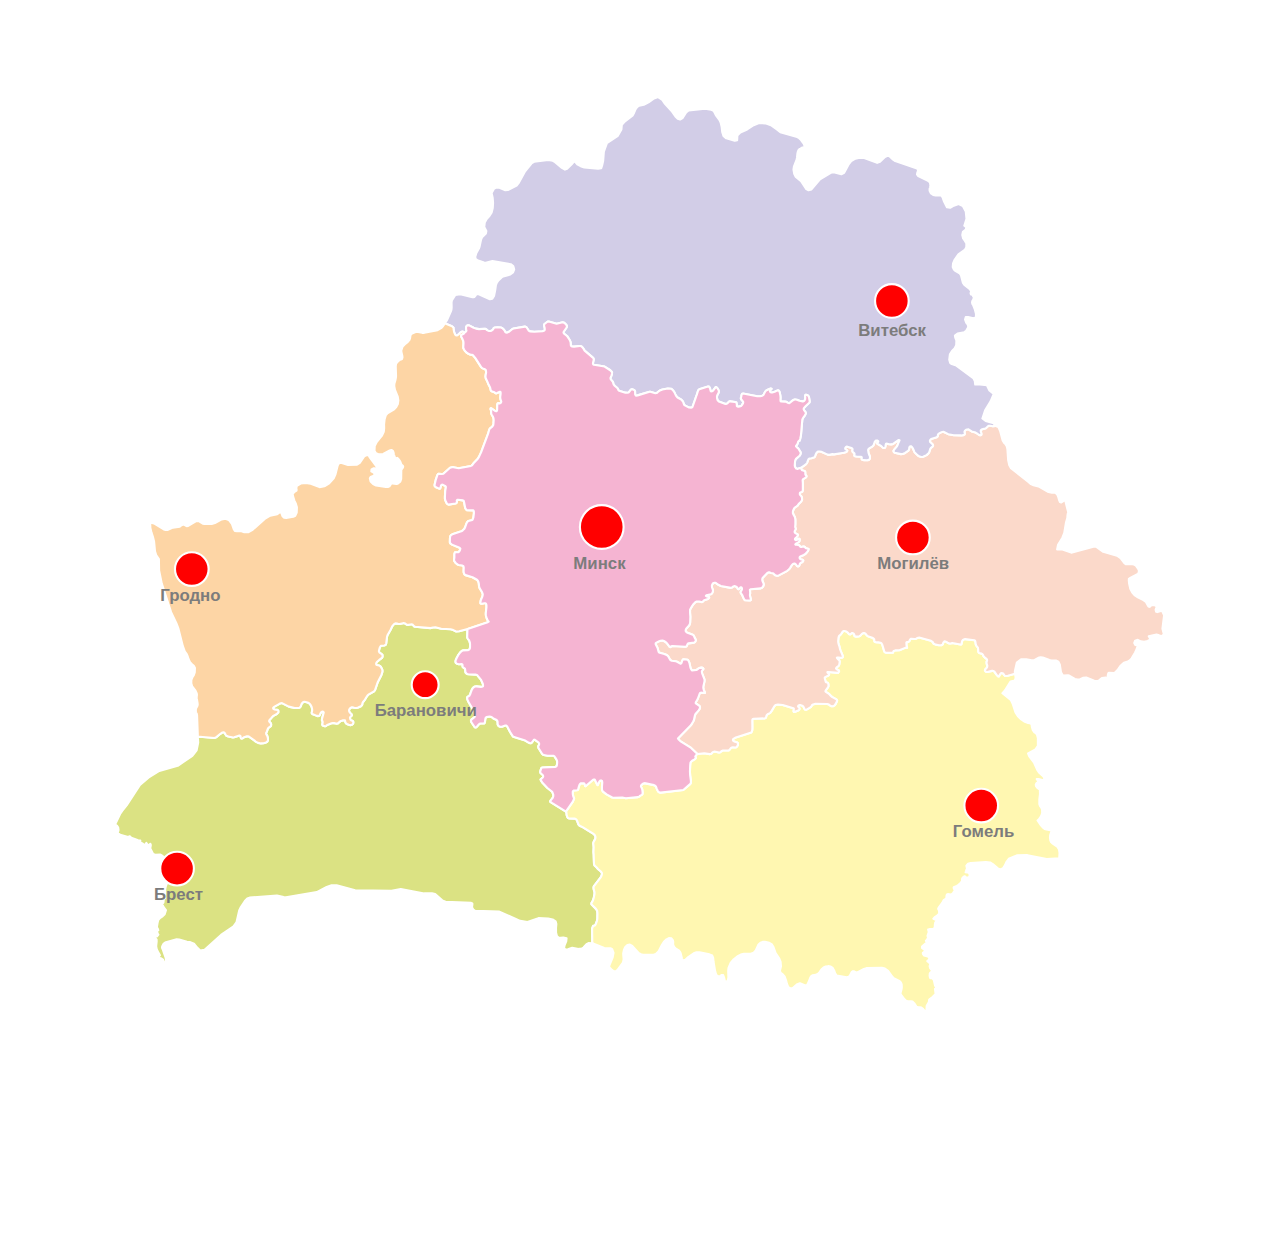
<file: map.html>
<!DOCTYPE html>
<html lang="en">
<head>
    <meta charset="UTF-8">
    <meta name="viewport" content="width=device-width, initial-scale=1.0">
    <link rel="stylesheet" href="styles/map.css">

    <script src="https://code.jquery.com/jquery-3.6.3.js"></script>
    <script defer src="script/map.js"></script>
    <title>Красивые места нашей Родины</title>
</head>
<body>
    <section class="belarus-map__wrapper">
        <div class="belarus__map" id="belarus__map">
            <div class="fadeInUp wow map__warp">
                <svg class="main-map" baseprofile="tiny" fill="#7c7c7c" stroke="#ffffff" stroke-linecap="round" stroke-linejoin="round" stroke-width="2" version="1.2" viewbox="0 0 1000 872" width="1000" xmlns="http://www.w3.org/2000/svg">
                    <a href="#region-1"><path data-tooltip="1" class="map__region main-map__Brest" id="BLR2338" name="Brest" d="M336.4 507l-0.2 1.4-0.2 6.5 0.2 0.8 0.4 0.7 1 1.2 0.5 1 0.5 1.6 0.1 1.1 0 3.1-0.2 1.3-0.7 0.9-1 0.6-0.6 0.1-4.3 0.1-0.6 0.3-1.2 0.9-0.9 0.9-1.4 1.9-1.8 3.2-0.8 1.8-0.3 1.2 0 0.8 0.2 0.7 0.6 0.6 1.3 0.7 0.9 0.2 0.8 0 1.9-0.3 0.5 0.2 0.4 0.5 0.1 1.6 0.2 0.7 1.6 1.1 0.5 0.5 0.2 1 0.2 2.1 0.3 0.7 0.5 0.6 1 0.5 0.9 0.3 7.2 0.4 0.7 0.1 0.6 0.4 3.5 4.2 0.4 0.7 1.5 3.5 0.2 1.3-0.1 0.9-1 0.4-0.9 0.1-4.3-0.5-1.3 0.2-1.1 0.5-0.9 0.7-0.6 1-0.6 1.1-0.7 1.7-0.9 2.6-0.6 1.1-0.4 0.3-1.4 0.8-0.3 0.5 0 0.9 0.2 1.2 0.9 2 4.5 7.6 0.4 1.1 0.3 2 0.2 0.8 0.8 2.1-0.1 0.7-0.3 0.5-2.7 2.1-0.6 0.9 0 0.8 0.4 1 3 4.5 0.9 0.5 0.8-0.3 0.9-0.9 1-1.3 0.8-0.8 1-0.5 3.5 0 0.6-0.4 0.4-1.3 0.3-2.3 0.3-1.3 0.4-0.5 0.5-0.3 3-0.6 0.9 0.2 1.2 0.5 1.9 1.5 2.7 1.2 0.5 0.6 0.3 1.1 0.1 2.4 0.2 0.6 0.4 0.6 0.6 0.5 1.2 0.5 1.6 0.1 3.3-1.2 0.6-0.1 0.7 0.4 0.6 0.8 2.6 5 2.3 3.7 0.5 0.6 1 0.6 10.6 3.3 3.6 2.1 1.2 0.5 0.5 0 0.5-0.2 0.8-0.8 1.3-1.9 0.3-0.4 0.5-0.2 0.5 0.2 3.3 2.3 0.7 1 0 1-0.2 0.7-0.6 1.1 0 0.7 0.2 0.9 3.4 5.5 0.8 0.8 0.8 0.5 3.6 0.7 5.5 0 0.6 0.2 0.6 0.4 1 1.6 1.2 2 0.3 1.7-0.1 1.7-0.3 1.8-0.3 0.5-1 0.6-12.4 0.6-0.6 0.2-0.6 0.9-0.8 2.6 0 0.8 0.2 0.7 2.1 1.9 0.5 1.1-0.1 0.8-0.4 0.5-2 2 0.6 1.3 1.4 2 4.5 4.7 4.2 3.3 0.5 0.7 0.6 1.6 0.3 1 0 0.9-0.1 0.6-0.5 1.3-0.3 0.5-1.8 2.1-0.2 0.5-0.1 0.5 1.6 1.2 13.4 8.3 0.6 1.3 0 1.1 0.2 1.2 0.7 1.8 0.6 0.7 0.7 0.3 5.5 0.2 1.2 0.5 0.8 0.8 0.4 0.8 1.1 3.2 0.6 0.9 0.7 0.6 2.8 1.3 10.4 6.5 0.8 0.7 0.6 0.9 0.4 1 0 1.3-0.4 1.3-1.1 1.9-0.5 1.2-0.1 0.8 0.1 0.8 0.2 1.5 0.1 1.4-0.2 4.5 0.2 2.1 0.3 8.5 0.1 1.2 0.5 0.9 2 1.9 1.4 1.7 2.6 2.2 0.9 1.3 0.1 0.7-0.1 0.9-0.6 1.7-0.9 1.5-6.2 8.1-0.2 0.7 0 0.9 0.2 1.4 0.7 2.2 0 1.9-0.6 3.1-0.8 2.9-0.5 1.1-0.9 1.4-0.2 1 0.4 0.7 0.8 0.9 3.2 3.1 0.6 0.9 0.5 0.9 0.2 1.1 0.1 1.5-0.1 5-0.3 1.8-0.9 2.5-0.5 1.2-0.5 0.8-0.5 0.3-1.3 0.1-1 2.7 0.2 12.9 0.1 1-3.7-0.1-1.9 1-2.9 3.2-2.3 1.2-2.2 0.1-6.2-1-4.1 1.3-2.3 0.3-1.4-1.4 0.6-2.8 1.5-3.6 0.3-2.9-3.1-0.8-2.5 0.3-2.1-0.2-1.5-1.5-0.8-3.3 0-4.5 0.3-3.6-0.7-2.6-2.8-1.7-4.3-0.9-9.2-0.4-10.5 3.7-6.9-1.1-19.8-8.8-23-0.7-1.4-0.8-1.3-1.8-0.3-1.6 0.3-1.6 0-1.2-1.2-0.6-24.3-1.1-3.1-1.3-6.8-6.1-3.1-0.7-7.3 0.2-22.3-4.2-8.8 1.8-34.6-0.6-17.6-4.8-4.8 0.1-4.7 1.6-9.4 4.9-29.3 4.8-2.2-0.1-6.4-1.5-26 2-2.2 0.8-2.3 2.4-3.8 5.7-1.6 3.3-2.5 11-2.9 4.1-11.9 8.2-15.6 14.1-4.2 0.7-2.9-2.8-3-3.6-4.1-1.7-2.6-0.2-7.4-2.2-2.4-0.1-10.2 2.7-1.3 0.7-1.1 1.1-1.2 2.2-0.1 1.4 0.6 1.3 2.8 8.1 0.3 1.6-0.5 2.6-0.9 0.5-1-0.8-0.4-2.2-1.4-0.9-1.7-0.6-1.3-2.6 1.5 0-2.3-4-0.9-2.3-0.4-2.4 0.5-4.6-0.1-1.6-1.2-1.3 0-1.3 1-0.1 0.6-0.4 1.3-1.7-0.5-0.7-0.6-1.2-0.4-1 0.5-0.5 0.9-0.5-0.2-1-0.7-1.2-0.4-0.9 0.6-3.9 0.4-1.8 0.4-1.2 1.8-2 2.2-1.4 2-2 1.2-3.9-2-2.6-1.6-3.1 1.2-1.4 0.4-3.7 1.3-0.7-0.2-0.9-0.6-0.2 0.7-1.9 0.1-5.5 0.7-3.1 1.9-4.7 1.4-2.2 1.7-1.2-1.2-2.9-1.5-6.5-0.9-2.1-0.1-1.9-0.4-2-1.3-0.9-1-0.4-0.6-1.1-0.5-1.4-0.7-1.3-2-1.2-4.9 0.2-2.1-0.7-2.9-5.8 0.4-0.6 0.3-2-0.4-1.3-1.7 1.7-0.7-0.8-1-0.9-0.4-0.8-1.5 1.8-1-0.2-0.9-1-1.3-0.6-1.5 0.6-0.3-0.3 0.7-1.5 0-1.1-2.1-0.2-6.5-2.5-1.4-1.4-1.6 0.7-7.5-2.1-2.4-1.5 0.8-3-0.3-2.3-1.1-1.6-1.6-1.3-0.3-0.1 4.8-10 2-3 4.2-5.1 12.7-19.6 9.2-7.7 9.2-5.5 17.5-4.9 13.9-9.5 4.1-5.2 1.5-7.4-0.3-5.1 1.9-0.4 13.9 1.1 1.1-0.4 1-0.6 3.2-2.7 2.3-1.5 1-0.1 0.7 0.1 0.4 0.4 0.8 1.5 0.6 1 0.8 0.5 1.3 0.5 4.4 0.8 1.1-0.1 4.4-1.6 0.8 0 0.6 0.1 0.2 0.3 0.2 1.1 0.2 0.6 0.5 0.6 0.5 0.1 0.5-0.2 1.6-1.1 2.6-0.8 1-0.1 0.8 0.2 0.5 0.3 4.7 3.3 0.8 0.9 0.6 0.4 2.3 1.2 2.7 0.5 2.5-0.2 2.4-0.7 1.2-0.8 0.2-0.4 0.3-0.9 0.1-0.6-0.1-1.4-0.3-1.3-0.4-1.1-0.9-1.4-0.1-1.1 0.8-1.5 0.8-2.5 0.6-0.9 2.3-1.7 0.2-0.5 0.1-1.3-0.5-1.1-1.1-1.2-0.3-0.4 0-0.5 0.2-0.5 2.2-2.5 0.3-0.5 0.7-0.7 1-0.8 2.5-1.3 1-0.8 0.7-0.7 0.2-0.6-0.1-1.3-0.4-0.4-0.5-0.3-2.9-0.4-0.9-0.6-0.2-0.5 0.1-0.5 0.8-0.9 5.1-2.9 1.4-0.5 1-0.1 6.5 3.3 5.6 1.3 3.4 0 1.1-0.3 0.7-0.4 0.6-1 0.7-2 0.5-0.8 0.9-1 0.8-0.3 0.8-0.1 2.7 0.6 1.1 0.5 0.9 0.8 0.7 0.8 0.9 1.5 0.4 1.1 0.4 1.8 0 1.3-0.4 1.9 0 0.6 0.5 0.7 4.4 1.8 1.3 0.2 0.7-0.2 0.5-0.4 1.1-2.3 0.4-0.6 0.7-0.7 0.6-0.1 0.6 0.1 0.4 0.3 0.2 0.4-0.1 0.6-1.4 5.1-0.2 1.3 0 0.6 0.6 0.9 0.1 1.2-0.2 0.7-0.2 1.3 0.4 0.6 0.7 0.5 1.3 0.4 0.8-0.1 0.6-0.4 0.9-0.8 4.2-1.6 1.2-0.2 1.2 0.1 1.6 0.4 0.9 0.1 0.8-0.1 0.5-0.3 0.3-0.4 1.7-1.4 2.3-0.9 1.3-0.2 0.9 0.2 0.2 0.5 0.2 1.3 0.6 1 0.9 0.6 1.7 0.7 1.6 0.4 0.8-0.1 0.7-0.2 0.8-0.7 0.3-0.5 0.2-1.3-0.2-0.6-0.3-0.5-1.7-0.7-0.4-0.4-0.3-0.5-0.3-1.2 0-0.6 0.3-0.5 1.2-1.1 0.3-0.4-0.3-1-1.6-1.6-0.6-1-0.2-1.3 0.3-0.8 0.6-0.9 1.4-1 0.9-0.1 0.8 0.2 0.9 0.3 2.1 0.2 1.7-0.4 2.6-1.2 0.9-0.9 0.4-0.8 0.1-1.3 0.6-1.1 1.1-1.2 0.7-1 1.2-2.1 1.1-1.6 1-1.1 5.4-3.2 0.7-0.9 0.3-0.5 2.6-7.5 3.3-6.4 0.9-2.6 0.2-1.4-0.2-1.3-0.2-0.5-0.8-1.6-1.1-1.3-1-0.6-2.1-0.4-0.5-0.4-0.1-0.5 0-0.7 0.7-1.2 2.2-2 1.7-1.3 0.9-0.7 0.5-0.8 0.1-0.6-0.1-1.3-0.7-0.9-2-1.3-0.6-0.9-0.1-0.7 0.7-2.8 0.3-0.8 0.6-1 0.7-0.4 3.1-0.3 0.7-0.4 0.5-0.4 0.4-1.3 0.6-5.2 0.2-1.2 0.5-1.5 3-5.2 1.1-2.5 0.6-0.9 1.2-1.5 0.9-0.6 0.7-0.3 1.4 0.2 1.4 0.4 1.1 0 3.3-0.8 1 0 1.1 0.4 1.4 1.1 0.7 0.1 1 0 1.7-0.4 1.1-0.1 0.8 0.1 0.5 0.4 1.1 1.3 1 0.5 14.8 1.3 2.2-0.6 2.3-0.2 5.6 1.4 8.9 0.5 2.6 0.8 2.2 1.1 0.6 0.2 2.7-0.2 8.1-2.2z"></path></a>
                    <a href="#region-2"><path data-tooltip="2" class="map__region main-map__Gomel" id="BLR2339" name="Gomel" d="M857.1 549.7l0.4 1.8 0.2 1.9-0.3 1.7-1 1.2-2.6 0.5-1.1 0.5-5.2 8.3-2.3 2.5 7.9 6.4 1.7 3.4 2.8 8.5 2.3 3.6 3.2 3.1 3.4 2.2 3.1 1.1 2.5 0.4 0.8 1.3 0.3 2.2 0.9 2.9 1.5 2.1 1.3 0.8 1.1 1.4 0.9 3.3 0 7.3-2.3 3.4-7 4 1.1 2.7 4.7 6.3 3.1 6.9 1.4 2.1 3.7 3.3 1.4 1.9-0.4 1.7-1.4 0.3-3.8-0.9-1.6 0.1 0.5 0.6 1.2 2.2-1.8 0.8-0.8 1.4 0.2 1.6 1.3 1.7 2.4 1.7 0.1 4.2-0.6 5.1 0 4.4 0.7 1.9 1.1 1.4 0.8 1.9 0.1 3.1-0.7 2.3-1.1 2.1-1.3 1.7-1.3 1.2 3.2 4.6 1.7 2 1.8 1.4 1.8 0.6 3.7 0.7 1.6 1-1.1 1.4-0.7 2.1-0.2 2.5 0.3 2.4 0.7 1.8 1 1 5.2 3.7 1.4 2.4 0.5 3.3-0.3 5.1-11.9 0.6-18.3-3.6-9.6 0.1-8.2 3.4-2.1 2.8-1.6 3.4-1.8 2.8-2.4 1.1-2.5-1-4.8-4.1-2.5-1.5-4.1-0.5-14.3 0.9-2.6 0.8-1.6 1.8 0.6 2.9-0.5 0.8-0.5 1.7-0.4 0.8 3.1 0.5 1 2.2-1 2.2-2.7 0.2-0.7-1-0.6-0.2-0.6 0.2-0.8 0.7-0.9 1.1-0.2 1 0.1 1.4-1.1 1.5-1.2 1.3-1.2 1-1.5 0.9-3 1.2 0 0.6 0.2 1 0.6 0.8 0 1.1-1.4 2-0.9 1-1 0.5-3.1-0.3-0.8 0.3-0.4 1-0.1 1.6-0.3 1.5-2.1 1.1-0.7 1.1-0.5 1.1-0.5 0.6-0.3 0.5-2.3 3-0.7 1.3-0.4 0.5 0 0.6 0.8 1.6 0.1 2.6-1.9 2-2.3 1.5-1.3 1.5 2.1 1 0.8 0.1 0 1.3-1.1 1.2-0.4 2-0.1 2.1-0.6 1.6-1.2 0.5-3.2 0.1-1.3 0.4 0.6 2.3-1.2 3.6 0.6 2.3-0.7 0.7-0.9 1.3-0.5 0.4 0.3 0.7 0.4 1.6-1.4 0.6-3 2.7 0 1.3 2.1 1.7 0.9 0.6 0 1-0.9 0.3-1.3 1 0 1 1.2 1.6 3.5 1 1.7 0.9-0.8 1.8-0.5 0.8-0.9 0.8 1.3 1 1.1 1.1 0.4 1.2-0.6 1.4 0.5 2 0.9 1.3 1.1 0.7 1.1 0.5 0 1.2-1.4-0.2-1.2 0.4-0.8 1.1-0.2 2.2 0.4 2 0.8 0.4 1.1 0 1.3 1 0.5 1.1 1 4.7 0.5 0.9 0.7 1 0.2 0.9-1.4 0.5 0.6 4.8-2.9 3-3.2 2.4-0.3 2.4-1.9 3.3-0.2 0.3-0.2 4-0.5 1.1-1.1 0.3-0.8-1.6-1.2-1.3-1.3-0.9-1.4-0.3-1.5 0.1-1.6-0.5-2.3-3.5-1.6-1.5-1.5-0.3-3.1 0-1.6-0.6-1.4-1.3-3.2-4.1-0.8-1.8 0.3-0.2 0.9-3.5 0.2-1.3 0-1.7-0.1-1.4-0.3-1.1-0.6-1.1-1.4-1.3-5.2-2.6-1.5-1.5-3.9-5.4-3-2.2-3-0.8-14.6 0.4-2.4 0.7-6.3 3.3-1.3 0.1-1.7-1.1-1.1-0.1-1.3 0.9-1.7 3.3-1.1 1.1-1.9 0.5-9.5-1.6-1.3-1.8-0.9-2.6-1.7-3-1.8-1.3-2.3-0.3-2.4 0.4-2.1 0.9-2.1 1.9-1.5 2.2-1.6 1.9-2.4 1-2.7 0.3-1.4 0.8-1.1 1.9-1.5 4.1-1.5 2.7-2.1 0.1-4.6-1.9-2.4 0.8-4.1 3.5-2.1 0.8-2.4-1.4-1.3-3-0.9-3.6-1.2-3.3-2.1-2.5-1.8-1.3-0.7-1.9 1-4.3-0.4-4.4-1.2-2.8-3.5-5.3-2.2-6.1-1.3-2.1-2.5-1.6-4.2-1-2.1 0.1-2.1 0.8-2.1 2-2.4 5.3-2 2.2-2.8 1-6.4 0.1-3.1 0.7-3.3 1.8-3.3 2.6-3 3.6-2 4.6-0.3 2.8 0.2 6.4-0.5 2.5-1.9 2.1-1.1-1.7-0.7-3.1-0.8-2.1-1.3-0.1-1.4 0.9-1.5 0.6-1.7-0.8-1-1.8-0.7-2.3-1.6-9.4-0.3-3.4-0.9-2.3-2.7-1.1-9.4-2-2.8 0-2.7 1-5.2 3.5-2.7 2.6-1.4 0.7-1.3-0.5-0.6-1.3-1.1-4.7-0.7-1.7-1.3-1.5-3-1.9-1.3-1.2-0.9-1.9-0.1-1.6 0.1-1.4-0.4-1.7-1.5-1.7-2.2-0.2-2.3 1.2-2.2 2-2.1 3.1-3.4 6.6-2.5 2.2-2 0.8-10.2 0-1.9-0.5-2-1.1-6.3-6.9-2.2-1.2-2.4 0.4-2 1.8-1.3 2.9-0.7 3.3 0.1 2.2 0.2 1.8 0.1 1.8-0.5 2.3-0.5 1-4.9 6.7-1.1 1-1.7 0.3-1.4-0.7-1.7-1.3-1.4-1.6-0.7-1.3 3.5-8.5 0.8-4.2-1.3-3.5-1.7-1-5.8-0.1-11.3-4.6-0.1-1-0.2-12.9 1-2.7 1.3-0.1 0.5-0.3 0.5-0.8 0.5-1.2 0.9-2.5 0.3-1.8 0.1-5-0.1-1.5-0.2-1.1-0.5-0.9-0.6-0.9-3.2-3.1-0.8-0.9-0.4-0.7 0.2-1 0.9-1.4 0.5-1.1 0.8-2.9 0.6-3.1 0-1.9-0.7-2.2-0.2-1.4 0-0.9 0.2-0.7 6.2-8.1 0.9-1.5 0.6-1.7 0.1-0.9-0.1-0.7-0.9-1.3-2.6-2.2-1.4-1.7-2-1.9-0.5-0.9-0.1-1.2-0.3-8.5-0.2-2.1 0.2-4.5-0.1-1.4-0.2-1.5-0.1-0.8 0.1-0.8 0.5-1.2 1.1-1.9 0.4-1.3 0-1.3-0.4-1-0.6-0.9-0.8-0.7-10.4-6.5-2.8-1.3-0.7-0.6-0.6-0.9-1.1-3.2-0.4-0.8-0.8-0.8-1.2-0.5-5.5-0.2-0.7-0.3-0.6-0.7-0.7-1.8-0.2-1.2 0-1.1-0.6-1.3 6.6-9.5 1.2-2.9-0.6-1.6-0.4-1.2-0.2-1.2-0.1-1.6 0.1-1.2 0.4-0.6 0.6-0.3 2.9-0.2 0.7-0.2 0.4-0.6 0.6-2.2 0.8-2.4 0.7-0.9 0.7-0.4 2.8 0.1 0.4 0.3 0.3 0.5 0.4 1.7 0.4 0.2 7.2-6.1 0.9-0.3 0.6 0.1 1.5 3 0.7 1.6 0.7 0.7 0.2-0.4 0.7-1.8 0.8-1.5 0.7-0.6 0.8-0.2 0.6 0.2 0.3 0.5 0.2 1.3-0.3 4 0 1.9 0.1 1.3 0.3 0.5 0.6 0.9 3.4 2.7 5.4 2.9 1.3 0.3 8.2-0.2 3.4 0.7 11.6-1.1 1.4-0.6 0.3-0.5 0.6-0.4 1.3-0.7 0.4-0.4 0.3-0.5 0.1-1.3-0.3-2.6-0.3-1.1-1-1.9 0.1-0.9 0.5-0.8 1.2-1 0.8-0.4 0.8-0.2 9 1.9 1.1 0.6 0.8 0.7 0.6 1.7 0.9 2.1 0.9 1.4 0.8 0.4 1.2 0.2 21.6-2.5 6.7-5.8 0.5-1.1 0-1.9-0.7-5.1-0.2-3.4 0.2-5.7 0.2-2.3 0.1-0.8 0.6-0.8 1-0.9 2.3-1.3 0.9-0.8 0.4-0.7-0.3-0.4-0.3-1 1.6-2.1 0.4-0.2 6.6-0.6 5.1 0.8 0.8-0.1 0.7-0.3 1.3-1.3 0.6-0.4 0.8-0.3 1.5 0.1 2.9 0.8 0.7 0 0.7-0.3 0.8-0.7 0.8-0.5 1-0.4 5-0.1 0.8-0.3 0.9-0.9 1-1.2 0.6-0.4 0.9-0.1 2.6 0.1 0.9-0.3 0.7-0.7 0.5-0.7 0.3-0.7 0.1-1.3-0.1-0.5-0.9-0.8-2.6-0.8-0.9-0.6-0.3-0.6 0.1-0.8 0.8-0.7 1.9-1.1 14.7-4.7 0.6-1.1 0.3-1.3 0.1-2.2-0.1-7 0.1-0.7 0.4-0.5 1-0.3 10.4-0.3 0.7-0.3 0.6-1 0.4-1.6 0.4-0.6 0.6-0.5 2.1-1 0.5-0.4 1.4-2 2.4-4.1 0.8-0.9 0.5-0.4 0.9-0.2 1.3-0.1 4.4 0.3 10.2 3.1 0.4 0.3 0 0.9-0.2 1.4 0 0.6 0.3 0.3 0.6 0.1 4-1.7 0.5-0.6 0.3-0.7-0.1-0.6-0.3-0.5-0.8-0.8-0.2-0.4 0.1-0.5 0.3-0.4 0.7-0.3 0.8-0.1 1.5 0.4 0.8 0.4 0.6 0.4 1.3 2.6 0.3 0.4 0.5 0.3 0.8 0 3.9-2.3 0.9-0.7 0.7-1.4 0.5-0.4 0.6-0.3 2.2-0.6 11.1 0.2 1 0.2 0.7 0.3 1.3 1.1 1.2 0.6 0.8 0 0.9-0.2 1.2-0.7 1-1.3 1.3-2.6 0.1-0.9-0.6-0.9-4.3-2.4-1.2-1.1-0.8-0.9-0.8-0.8-3-2-0.4-0.3 0-0.5 0.3-0.5 2.1-2.9 0.5-1.1 0-0.7-0.1-1.3-0.4-1.1-0.4-0.3-1.1-0.3-0.5-0.3-0.2-0.5-0.7-2.4-0.2-1.1 0.4-0.7 3.2-1.5 0.5-0.7 0.1-0.6-0.4-0.4-1.2-1.1 0-0.4 1-0.2 9 0.9 0.5-0.5 0.6-1.1-0.1-0.5-0.4-0.4-1.7-0.9-0.7-0.8 0.3-0.7 0.6-0.6 1.3-0.9 0.6-0.8 0.3-0.8 0.4-2.8-0.4-1.1-1.7-1.6-0.6-0.8 0.5-0.4 1 0 2.1 0.4 1.1 0 0.8-0.4 0.1-0.6 0-0.7-0.4-1.2-1.8-4.2-0.4-1.1-0.5-2.4-0.8-2.3-0.4-1.8-0.1-1.3 0.3-3 0.4-1.4 0.3-0.5 1.7-1.5 1.3-2.1 0.8-0.8 0.5-0.2 0.8-0.1 0.9 0.2 1.7 1 0.7 0.6 0.9 1.1 0.5 0.3 0.6 0.1 0.6-0.4 1-0.8 0.6-0.1 0.7 0.3 0.9 0.9 0.3 0.7-0.1 0.7 0.4 0.4 0.9 0.4 2.5-0.1 1.1-0.3 0.8-0.5 0.4-0.5 1.1-1.2 0.5-0.4 1.1-0.5 0.6 0.1 0.8 0.3 0.9 0.9 1 1.3 0.8 0.5 4.1 1.5 1.2 0.7 0.7 0.7 0.2 2 0.3 0.4 0.8 0.3 3.4 0.3 1.2 0.3 1.1 0.7 0.4 0.7 0.5 1.2 1.5 5.2 0.4 1 0.7 0.5 1.1 0.3 5 0 1.1-0.1 0.8-1.6 1.6-0.6 3.9-0.1 5.4-2.3 1.9-0.1-0.4-1.4-0.2-1.4-0.1-2.3 0.7-0.3 1.4-0.2 0.8-0.8 0.5-1.3 0.7-0.8 0.7-0.1 2.8 0.3 1-0.1 0.7-0.2 1-0.6 1.1-0.4 0.7-0.1 11.3 3 1.7 1.3 0.7 1.4 0.8 0.5 1.3 0.5 3 0.6 2.4 0 1-0.6 0.4-0.5 0.4-1.3 0.4-0.5 0.8-0.8 0.8 0.1 1 0.4 1.6 1.1 1.2 0.5 1.3-0.1 1.4-0.4 7.7 1.4 1-0.1 0.2-0.5 0.2-1.3 0.3-1.3 0.7-1 0.4-0.4 1.1-0.4 0.6-0.1 8.8 1 0.7 0.4 0.4 1.3 0.3 2.2 0.1 0.5 0.4 0.7 1.5 1.9 0.3 1.7 0.1 1.9 0.3 1.1 0.5 0.4 0.8 0.4 1.5 0.3 0.8 0.5 0.6 0.7 0.2 0.7 0.5 0.8 0.8 0.8 1.8 1.4 0.5 0.8 0.1 0.8-0.5 1.2 0 0.7 0.1 1.3 0.6 1.7-0.1 1.2-0.6 1-1.2 1.2-0.4 0.9 0.1 0.5 0.7 0.9 0.7 0.3 0.8 0.1 4.5-1.1 0.7 0 0.7 0.2 0.9 0.6 0.5 0.6 0.9 1.5 0.7 0.9 1.2 1.3 0.8 0.2 0.5-0.6 0.6-1.3 0.3-0.5 0.9-0.8 0.6 0 0.7 0.1 0.8 0.6 1.1 1.6 0.5 0.4 2.6-0.2 6.8-1.8z"></path></a>
                    <a href="#region-3"><path data-tooltip="3" class="map__region main-map__Mogilev" id="BLR2340" name="Mogilev" d="M838.1 313.8l3.1 1 1.7 3.6 2.5 9.2 1.3 2.2 1.3 1.4 1.1 1.6 0.8 2.9 0.7 10.5 1.1 5.1 1.6 2.7 16.3 13 2.7 2.2 2.5 1.2 5.5 1.4 8.7 4.9 3.3 0.7 2.9 0.1 1.1 0.6 1.2 1.4 0.8 2 0.7 2.6 0.9 2.1 1.3 0.5 2.6-1.8 0.6-0.2 0.9 0.7 0.1 0.6 0 0.8 2.4 9.4-0.5 1.4-0.2 1.3-0.1 1.3-0.1 1.4-1.2 3.9-1.7 10.2-1.8 4.5-4.1 6.7-0.9 4.4 4.4 0 9 3.1 22-5.8 2.3 0.5 6.2 4.5 13.1 3.7 3.7 2.7 3.3 4.5 1.5 1 5.2-0.3 2.1 0.4 2.1 1.2 1.9 2.6 0.8 1.3 0.2 1.4-0.2 1.3-0.8 1.3-7.7 4-0.8 0.7-0.1 1.4 0.3 3.1 1.1 4.9 1.9 3.6 2.5 2.7 2.8 1.9 5.3 2.5 2.4 1.8 1.7 3.2 0.7 1.2 0.8 0.3 0.8-0.4 0.9-1 1.8-0.3 1.8 0.2 1.6 0.9-0.3 1.5-0.6 1.8 0.5 1.9 1.2 0.4 3.2-1.1 1.3 0 1.9 4-1.6 12.8 1.4 5.5-2.1 1.6-1.6-0.2-1.6-0.8-1.8-0.4-7.3 1.6 0.4 0.6 0.9 1.6 0.4 0.7-2.8 1.6-3.3 0.7-3.3-0.4-2.7-1.4-2.6 0.8-0.8 2.1 0.9 1.9 2.4 0.5-1 3.4-1.5 3.3-3.3 5.6-1.9 2-1.7 0.9-3.8 1.3-3.4 3.1-2.6 3.8-2.9 2.8-5.4-0.2-0.6 0.7-0.1 0.9-0.3 0.7 0.1 1.3-0.2 0.8-0.5 0.5-1.3-0.3-3.7 0.5-2.7 2.1-1 0.6-3.6-0.2-7.6-3.1-3.1 0.3-2.7 1.4-2.5 0.3-2.5-0.6-5.4-3.2-1.3-0.3-3.7 0.3-1.1-0.4-1.7-2.7-1.1-7.2-1.4-3-1.9-1-4.6-0.1-2-0.4-6.4-2.5-2.1-0.2-2.1 0.6-3.9 2.2-2.5 0.1-5.1-1-4.9 0-4 3.1-1.9 8.4 0.1 2.4-6.8 1.8-2.6 0.2-0.5-0.4-1.1-1.6-0.8-0.6-0.7-0.1-0.6 0-0.9 0.8-0.3 0.5-0.6 1.3-0.5 0.6-0.8-0.2-1.2-1.3-0.7-0.9-0.9-1.5-0.5-0.6-0.9-0.6-0.7-0.2-0.7 0-4.5 1.1-0.8-0.1-0.7-0.3-0.7-0.9-0.1-0.5 0.4-0.9 1.2-1.2 0.6-1 0.1-1.2-0.6-1.7-0.1-1.3 0-0.7 0.5-1.2-0.1-0.8-0.5-0.8-1.8-1.4-0.8-0.8-0.5-0.8-0.2-0.7-0.6-0.7-0.8-0.5-1.5-0.3-0.8-0.4-0.5-0.4-0.3-1.1-0.1-1.9-0.3-1.7-1.5-1.9-0.4-0.7-0.1-0.5-0.3-2.2-0.4-1.3-0.7-0.4-8.8-1-0.6 0.1-1.1 0.4-0.4 0.4-0.7 1-0.3 1.3-0.2 1.3-0.2 0.5-1 0.1-7.7-1.4-1.4 0.4-1.3 0.1-1.2-0.5-1.6-1.1-1-0.4-0.8-0.1-0.8 0.8-0.4 0.5-0.4 1.3-0.4 0.5-1 0.6-2.4 0-3-0.6-1.3-0.5-0.8-0.5-0.7-1.4-1.7-1.3-11.3-3-0.7 0.1-1.1 0.4-1 0.6-0.7 0.2-1 0.1-2.8-0.3-0.7 0.1-0.7 0.8-0.5 1.3-0.8 0.8-1.4 0.2-0.7 0.3 0.1 2.3 0.2 1.4 0.4 1.4-1.9 0.1-5.4 2.3-3.9 0.1-1.6 0.6-0.8 1.6-1.1 0.1-5 0-1.1-0.3-0.7-0.5-0.4-1-1.5-5.2-0.5-1.2-0.4-0.7-1.1-0.7-1.2-0.3-3.4-0.3-0.8-0.3-0.3-0.4-0.2-2-0.7-0.7-1.2-0.7-4.1-1.5-0.8-0.5-1-1.3-0.9-0.9-0.8-0.3-0.6-0.1-1.1 0.5-0.5 0.4-1.1 1.2-0.4 0.5-0.8 0.5-1.1 0.3-2.5 0.1-0.9-0.4-0.4-0.4 0.1-0.7-0.3-0.7-0.9-0.9-0.7-0.3-0.6 0.1-1 0.8-0.6 0.4-0.6-0.1-0.5-0.3-0.9-1.1-0.7-0.6-1.7-1-0.9-0.2-0.8 0.1-0.5 0.2-0.8 0.8-1.3 2.1-1.7 1.5-0.3 0.5-0.4 1.4-0.3 3 0.1 1.3 0.4 1.8 0.8 2.3 0.5 2.4 0.4 1.1 1.8 4.2 0.4 1.2 0 0.7-0.1 0.6-0.8 0.4-1.1 0-2.1-0.4-1 0-0.5 0.4 0.6 0.8 1.7 1.6 0.4 1.1-0.4 2.8-0.3 0.8-0.6 0.8-1.3 0.9-0.6 0.6-0.3 0.7 0.7 0.8 1.7 0.9 0.4 0.4 0.1 0.5-0.6 1.1-0.5 0.5-9-0.9-1 0.2 0 0.4 1.2 1.1 0.4 0.4-0.1 0.6-0.5 0.7-3.2 1.5-0.4 0.7 0.2 1.1 0.7 2.4 0.2 0.5 0.5 0.3 1.1 0.3 0.4 0.3 0.4 1.1 0.1 1.3 0 0.7-0.5 1.1-2.1 2.9-0.3 0.5 0 0.5 0.4 0.3 3 2 0.8 0.8 0.8 0.9 1.2 1.1 4.3 2.4 0.6 0.9-0.1 0.9-1.3 2.6-1 1.3-1.2 0.7-0.9 0.2-0.8 0-1.2-0.6-1.3-1.1-0.7-0.3-1-0.2-11.1-0.2-2.2 0.6-0.6 0.3-0.5 0.4-0.7 1.4-0.9 0.7-3.9 2.3-0.8 0-0.5-0.3-0.3-0.4-1.3-2.6-0.6-0.4-0.8-0.4-1.5-0.4-0.8 0.1-0.7 0.3-0.3 0.4-0.1 0.5 0.2 0.4 0.8 0.8 0.3 0.5 0.1 0.6-0.3 0.7-0.5 0.6-4 1.7-0.6-0.1-0.3-0.3 0-0.6 0.2-1.4 0-0.9-0.4-0.3-10.2-3.1-4.4-0.3-1.3 0.1-0.9 0.2-0.5 0.4-0.8 0.9-2.4 4.1-1.4 2-0.5 0.4-2.1 1-0.6 0.5-0.4 0.6-0.4 1.6-0.6 1-0.7 0.3-10.4 0.3-1 0.3-0.4 0.5-0.1 0.7 0.1 7-0.1 2.2-0.3 1.3-0.6 1.1-14.7 4.7-1.9 1.1-0.8 0.7-0.1 0.8 0.3 0.6 0.9 0.6 2.6 0.8 0.9 0.8 0.1 0.5-0.1 1.3-0.3 0.7-0.5 0.7-0.7 0.7-0.9 0.3-2.6-0.1-0.9 0.1-0.6 0.4-1 1.2-0.9 0.9-0.8 0.3-5 0.1-1 0.4-0.8 0.5-0.8 0.7-0.7 0.3-0.7 0-2.9-0.8-1.5-0.1-0.8 0.3-0.6 0.4-1.3 1.3-0.7 0.3-0.8 0.1-5.1-0.8-6.6 0.6-6-5.7-10.3-6.5-1.5-1.5-0.7-1 12.3-12.5 2.2-3.6 0.8-1.7 0.1-0.7 0.6-3 0.2-0.6 0.5-1.2 3-3.4 0.8-1.2 0.4-1.2 0.1-0.8-0.2-0.6-0.4-0.5-3-2.1-0.5-0.5 0-0.6 0.2-0.5 0.9-1.5 0.9-1.6 1.8-5 0.3-0.5 0.8-0.3 3.4 0.4 0.5-0.1-0.2-0.9-0.5-0.9-0.5-1.2-0.4-2 0.1-1.4 1-4.4 0.1-1.1 0-0.8-2.2-5.7-0.2-0.8-0.2-1.2 0.3-0.8 1.2-1.5 0-0.5-0.4-0.5-0.5-0.3-0.6-0.1-1.9 0.2-1.1 0.5-1.3 1.1-1 0.5-3.9 0.4-0.8-0.9-0.8-1.7-1-4.7-0.8-1.9-0.8-1-3.7-0.5-0.6 0.1-0.4 0.3-0.6 1.1-0.6 2-0.6 0.8-0.5-0.1-3.1-1.8-1.3-0.4-3.7-0.5-0.8-0.3-0.7-0.5-2-3.5-0.8-0.8-0.6-0.4-2.3-1-4.3-1.1-0.9-0.5-0.4-1-0.7-2.8-0.3-0.8-1.6-3.1 0-0.8 0.3-0.5 3.1-1.6 1.1-0.3 2-0.2 0.7 0.1 1.6 0.8 1 0.7 0.8 0.8 2.7 3.6 0.4 0.2 0.5-0.1 0.5-0.7 1.3-0.3 12.2 0.8 0.6-0.1 0.5-0.3 0.3-0.5 0.8-1.8 0.4-0.4 0.5-0.2 5.2-0.7 0.6-0.3 0.5-0.5 0.5-1 0.1-0.7-0.2-0.6-0.9-1.5-0.6-1.6-0.6-0.8-0.6-0.5-5.6-2.2-0.6-0.4-0.5-0.7-0.1-0.6 0.1-0.7 0.4-1.1 2.8-3 0.3-0.5 0.5-1.3 0.2-1.1 0.2-5.4-0.3-3.9 0-2.8 1.1-2.1 1.2-2 1.1-1.5 1.6-1.6 1-0.6 1.3-0.1 1.4 0 2.1 0.5 0.6 0.1 0.5-0.2 1.1-1.3 0.5-0.3 3.5-1.2 1.1-0.9 0.1-0.5-0.2-0.5-0.7-0.2-1.5-0.4-0.7-0.4 0.4-0.6 4.3-1 0.5-0.3 0.5-0.4 0.4-0.7 0.5-1.1 0.1-0.8 0-0.7-0.8-2.2-0.2-1.4 0-0.9 0.3-0.7 0.7-1.1 0.7-0.5 0.7-0.2 0.7 0.1 1.1 0.5 2 1.4 2.3 1.1 9.5 1.8 1.2-0.4 1.3-1 0.6-0.2 1.3 0.1 1.1 0.7 0.7 0.9 0.5 0.9 0.4 0.3 0.4 0 1.4-1.5 0.4-0.3 0.6 0 0.4 0.3 0.2 0.5 0.1 0.7-0.1 0.7-0.4 0.8-0.6 1-0.2 0.7 0.1 0.6 1.3 1.8 1.9 4.3 0.7 0.8 0.7 0.1 3.7 0.3 0.6-0.1 0.7-0.3 0-1-0.8-3.1 0-1.5 0.2-1-0.1-1.7-0.2-1.5 0.9-0.6 9.4-0.8 0.7-0.3 0.7-0.5 0.9-1 0.4-0.9 0.2-0.8-0.2-1.2-1-2.3-0.2-0.7 0-1.2 0.2-0.7 0.3-0.6 4.1-4.2 0.9-0.6 1.1-0.3 1.7 0.6 2 0.4 0.5 0.3 0.8 0.9 0.9 0.7 1.3 0.4 0.7 0 1.2-0.3 8.1-4.4 1.7-1.5 1-1.3 1.3-2.1 0.8-1.1 0.9-0.7 1.2-0.2 0.6 0.2 0.8 0.7 1 1.5 0.6 0.3 0.6 0 0.7-0.4 0.4-0.8 0.3-1.2 0.4-0.6 0.5-0.4 1.3-0.6 0.8-0.7 0.3-0.6-0.1-0.5-0.4-0.4-1.4-0.3-1.2-0.7-0.3-0.5-0.1-0.8 0.3-0.6 0.4-0.4 3.3-1.4 1.5-0.9 1.3-1.4 1.2-1.6 0.4-0.9 0.2-0.8-0.4-0.3-1.9-0.4-0.5-0.3-0.8-0.9-1-0.5-0.6 0-1.7 0.4-0.6-0.1-0.5-0.3-0.7-0.9-0.4-0.4-0.6-0.2-2.1-0.2-0.6-0.1-0.3-0.3 0.6-0.7 2.3-1.2 0.8-0.7 0.4-0.7 0.2-0.8-0.2-1.1-0.5-0.2-0.4 0.1-2 1.2-0.6 0.1-0.5-0.1-0.4-0.6 0.1-0.6 0.3-0.4 0.9-0.9 1.4-1.7 0.2-0.7-0.3-0.5-2.3-1.2-0.5-0.5-0.1-1.1 0.3-0.8 0.7-1.1 0.1-0.6-0.4-1-0.2-0.7 0.2-2.7 0-4.2-0.2-1.4-0.3-1.2-0.8-1.5-0.6-1-0.5-1.3 0.1-1.8 0.2-0.6 1-2.1 0.8-0.9 1.5-0.9 0.9-0.7 1-1.5 2-2 0.8-1.1 0.4-0.8 0.1-0.8-0.1-0.7-0.2-1.2-0.6-1-0.8-0.9-0.4-0.5-0.1-0.9 0.1-0.6 0.4-0.5 1.3-0.5 0.7-0.4 0.2-0.6 0.2-0.7 0-6.6-0.2-3 0.2-0.6 0.4-0.4 2.2-1.3 0.8-0.8 0.1-0.6-0.2-0.5-0.8-0.8-0.1-0.6-0.1-2.2-0.2-0.5-0.5-0.4-2.1-0.6-0.5-0.4-0.3-0.4-0.2-1.7 4.1-2.9 1.3-1.5 0.3-0.6 1-2.8 0.5-0.6 0.6-0.3 1.9-0.3 2.9-0.9 0.4-0.6 0.7-2 0.9-1.8 0.8-0.7 0.7-0.4 1.5 0 1.4 0.3 6.1 2.7 1.5 0.2 3-0.7 1.6 0.2 9.3-1.5 2.4-0.8 0.8-0.8 0.1-0.4-0.3-0.4-1.4-1-0.3-0.5 0.1-0.7 0.6-0.9 0.6-0.3 0.7 0 4 1.3 0.6 0.3 0.3 0.5 0.1 0.6-0.2 1.2 0.1 0.6 0.2 0.5 1.4 1.1 0.3 0.4 0.1 0.6-0.2 1.1 0 0.5 0.8 0.4 1.2 0.3 4.1 0.2 0.8 0.3 0.2 0.6-0.2 1.3 0.6 0.6 1.2 0.4 3.1 0.1 1.4-0.1 0.9-0.4 0.4-0.5 0.4-1.3-0.1-1.3-0.7-1.6-0.6-1.8-0.4-2.6 0.2-0.7 0.5-0.7 3.5-2.2 0.8-0.8 0.6-1.2 0.5-1.7 0.3-0.7 0.7-0.9 0.7-0.3 0.8 0 1 0.6 0.1 0.4-0.2 0.5-0.8 0.7-0.1 0.5 0.2 0.4 3.8 2.3 1.3 1.4 0.8 0.4 0.7-0.1 0.5-0.2 0.4-0.5 0.2-0.7 0.2-1.6 0.3-0.9 0.5-0.2 2.4 0.6 2 0.1 1.1-0.2 0.8-0.2 5-3.6 0.7-0.1 0.4 0.3-0.2 0.5-1.1 2.4-0.7 1.9-0.7 1.1-2.6 3.2-0.5 1 0.4 1.1 0.8 0.6 5.9 1.3 1.8-0.1 2.2-1 2.8-1.9 0.8-1 0.2-0.5 0.2-2 0.6-0.8 0.6-0.2 0.6 0.1 0.9 0.8 0.6 1 1.6 3.6 0.2 0.3 1.5 1.6 1.8 1.6 1.5 0.8 1.6 0.4 0.9 0 0.7-0.2 3.3-1.6 1.3-1.1 0.8-0.8 0.6-1.2 0.6-2.1 0.2-0.7 0.7-1 1.4-1.1 0.6-1-0.1-0.5-0.2-0.5-2.2-2.1-0.3-0.5-0.2-0.5 0-0.7 0.3-0.6 0.6-0.6 1-0.5 4.6-1.4 0.5-0.5 0.4-0.5 0.2-1.4 0.4-0.7 0.7-0.6 1.9-1 1.1-0.4 1-0.1 0.6 0.2 4.1 2 5.3 1 7 0.2 2.2-0.3 1-0.5 0.2-0.5 0.1-0.6-0.3-1.1 0-0.7 0.4-0.7 1.1-1 1.1-0.3 0.9-0.1 0.6 0.2 2.7 1.8 3.7 1.1 2.1 1.3 1 0.8 0.7 0.3 1 0.2 0.5-0.2 0.3-0.5-0.1-1.2-0.5-1.8-0.1-0.5 0.1-0.6 0.5-0.5 0.9-0.4 2.7-0.8 0.7-0.3 2.3-2 0.8-0.3 1 0 2.3 0.4 1.7 0 0.6-0.3z"></path></a>
                    <a href="#region-4"><path data-tooltip="4" class="map__region main-map__Vitebsk" id="BLR2341" name="Vitebsk" d="M838.1 313.8l-0.6 0.3-1.7 0-2.3-0.4-1 0-0.8 0.3-2.3 2-0.7 0.3-2.7 0.8-0.9 0.4-0.5 0.5-0.1 0.6 0.1 0.5 0.5 1.8 0.1 1.2-0.3 0.5-0.5 0.2-1-0.2-0.7-0.3-1-0.8-2.1-1.3-3.7-1.1-2.7-1.8-0.6-0.2-0.9 0.1-1.1 0.3-1.1 1-0.4 0.7 0 0.7 0.3 1.1-0.1 0.6-0.2 0.5-1 0.5-2.2 0.3-7-0.2-5.3-1-4.1-2-0.6-0.2-1 0.1-1.1 0.4-1.9 1-0.7 0.6-0.4 0.7-0.2 1.4-0.4 0.5-0.5 0.5-4.6 1.4-1 0.5-0.6 0.6-0.3 0.6 0 0.7 0.2 0.5 0.3 0.5 2.2 2.1 0.2 0.5 0.1 0.5-0.6 1-1.4 1.1-0.7 1-0.2 0.7-0.6 2.1-0.6 1.2-0.8 0.8-1.3 1.1-3.3 1.6-0.7 0.2-0.9 0-1.6-0.4-1.5-0.8-1.8-1.6-1.5-1.6-0.2-0.3-1.6-3.6-0.6-1-0.9-0.8-0.6-0.1-0.6 0.2-0.6 0.8-0.2 2-0.2 0.5-0.8 1-2.8 1.9-2.2 1-1.8 0.1-5.9-1.3-0.8-0.6-0.4-1.1 0.5-1 2.6-3.2 0.7-1.1 0.7-1.9 1.1-2.4 0.2-0.5-0.4-0.3-0.7 0.1-5 3.6-0.8 0.2-1.1 0.2-2-0.1-2.4-0.6-0.5 0.2-0.3 0.9-0.2 1.6-0.2 0.7-0.4 0.5-0.5 0.2-0.7 0.1-0.8-0.4-1.3-1.4-3.8-2.3-0.2-0.4 0.1-0.5 0.8-0.7 0.2-0.5-0.1-0.4-1-0.6-0.8 0-0.7 0.3-0.7 0.9-0.3 0.7-0.5 1.7-0.6 1.2-0.8 0.8-3.5 2.2-0.5 0.7-0.2 0.7 0.4 2.6 0.6 1.8 0.7 1.6 0.1 1.3-0.4 1.3-0.4 0.5-0.9 0.4-1.4 0.1-3.1-0.1-1.2-0.4-0.6-0.6 0.2-1.3-0.2-0.6-0.8-0.3-4.1-0.2-1.2-0.3-0.8-0.4 0-0.5 0.2-1.1-0.1-0.6-0.3-0.4-1.4-1.1-0.2-0.5-0.1-0.6 0.2-1.2-0.1-0.6-0.3-0.5-0.6-0.3-4-1.3-0.7 0-0.6 0.3-0.6 0.9-0.1 0.7 0.3 0.5 1.4 1 0.3 0.4-0.1 0.4-0.8 0.8-2.4 0.8-9.3 1.5-1.6-0.2-3 0.7-1.5-0.2-6.1-2.7-1.4-0.3-1.5 0-0.7 0.4-0.8 0.7-0.9 1.8-0.7 2-0.4 0.6-2.9 0.9-1.9 0.3-0.6 0.3-0.5 0.6-1 2.8-0.3 0.6-1.3 1.5-4.1 2.9-3.3 1.1-0.7 0-0.8-0.3-1.1-1.5-0.2-0.8-0.1-0.8 0.3-3.8 0.3-1.3 0.6-1 3.1-2.7 0.5-0.5 0.4-0.7 0.4-1.1 0.1-0.8-0.2-0.6-2.1-3.4-1.2-1.1-1-1 0.1-0.6 0.7-0.7 0.4-0.6 0.4-0.8 0.3-1.3 0.3-0.7 0.5-0.5 0.6-0.1 0.7-1.9 0.7-3.3 1.3-15 0.9-1.8 1.1-1.4 0.8-1.3 0.5-1.1 0-0.8-0.2-0.7-1.5-1.9-0.3-0.7 0-0.6 0.2-0.6 1.6-1.8 3.5-3.2 0.4-0.7 0-1-0.7-3.9-0.6-1-0.6-0.7-1.4-0.4-0.6 0.1-0.3 0.3-0.1 0.6 0.1 2.1-0.2 1.5-0.7 1.1-1 0.6-0.6 0-3-0.6-2.5-1-1.4-0.2-0.7 0-1.1 0.5-1 0.6-2.7 2.2-0.5 0.2-0.6-0.1-2.2-1.2-1.2-0.2-3.5-0.1-0.5-0.2-0.2-1.2 0.1-1.6 0-1.2-0.2-1.6-0.6-3-0.6-1.2-0.8-0.6-1.2 0.3-2.2 1-2.4 0.7-0.6 0.1-0.7-0.2-0.6-0.5-0.2-0.6 0.1-0.5 0.3-0.5 0.9-0.9 0.2-0.4-0.8-0.2-2.3 0.9-2.1 1.1-0.8 0.9-1.5 2.9-0.4 0.4-0.9 0.6-1.9 0.5-2.9 0-13.5-2.5-0.6 0.1-0.4 0.3-0.3 0.6-0.4 2-0.4 1.3 0.3 1.1 1.8 2.3 0.2 0.5-0.3 1.1-1 1.7-0.8 0.9-1.2 0.3-1.4 0.2-1-0.1-0.4-0.6 0-1.5-0.4-1.7-0.6-0.3-0.7-0.2-4.6-0.6-0.7 0-0.5 0.3-1.2 1.3-0.9 0.7-0.6 0.1-0.6 0-6.3-2.3-0.7-0.7-0.5-0.6-0.5-1.8-0.1-1.4 0.3-1.4 1.5-2.8 0-0.9-0.2-1.1-1.3-2.1-0.8-0.7-0.6-0.2-0.4 0.4-2.2 2.9-1 0.7-0.8 0.1-0.4-0.3-0.2-0.6-0.3-1.2-0.5-1.4-0.5-0.9-0.5-0.2-0.6 0-8.3 2.6-0.5 0.3-0.7 1.1-1 3.4-0.8 1.9-0.2 0.7-3.2 9.2-0.4 0.6-1 0.3-1.9-0.1-4-2.1-0.8-0.7-0.4-1.1-0.4-1.4-0.6-0.9-1.2-1.3-3.6-2.1-0.8-0.9-0.7-0.9-0.8-1.6-0.6-1.4-0.6-1-1.4-1.6-0.7-0.6-0.8-0.3-2.9-0.3-5.1 1-2.3 0.9-2.3 1.7-0.4 0.4-0.8 0.3-0.9 0.2-4.8-1.3-0.7-0.1-11.4 3.5-1.6 0.2-0.4-0.5-0.3-0.5-0.1-2.3 0-0.8-0.4-0.8-0.5-0.5-1.3-0.5-0.7-0.1-0.6 0-0.5 0.3-1.8 2.4-0.4 0.4-1.2 0.2-1.8-0.1-6-1.8-0.7-0.7-0.3-0.8-0.7-1.1-2.5-2.2-0.9-1-0.4-1-0.1-0.8-0.4-1-1.5-1.7-0.6-1-0.1-0.9 0.5-1.1 0.5-1.3 0.4-1.4 0.1-1.5-0.6-0.9-1.1-1.1-5.4-3.5-10.1-1.7-0.8-0.5-0.2-0.7 0.1-0.7 0.7-2.9-0.2-1.3-0.4-0.5-8.1-6.9-0.3-0.4-0.6-1.2-1-1.3-1-1-0.8-0.4-0.8-0.1-5.6 0.6-2.1-0.2-0.6-0.4-0.3-0.6-0.2-2.8-0.4-1.2-0.5-1.1-1.9-3-0.9-1-2.7-2.2-0.3-0.6-0.1-0.5 0.2-0.5 2.8-4.1 0.3-1.2-0.3-0.8-0.6-0.9-1.4-1.3-1-0.5-0.8-0.2-5.7 1.4-7.5-2.1-1-0.1-3.3 2.6-0.2 0.5 0.1 1.2 0.5 1.9 0.1 1.3-0.1 0.6-0.3 0.6-0.5 0.2-1.2 0.4-7.9 0.5-4.1-0.4-0.8-0.4-0.5-0.4-0.7-1.2-1.3-1.9-0.8-0.4-0.8-0.2-10.7 1.8-1.1 0.4-3.2 2.7-1.3 0.6-1.2 0.2-0.6-0.2-0.5-0.4-0.6-1.3-0.6-0.8-1.2-1.2-0.8-0.6-0.9-0.3-3.2-0.2-2.4 0.2-0.9 0.2-0.3 0.2-0.4 0.9-0.6 0.8-0.9 0.7-1.1 0.4-1.5 0.1-1-0.4-0.9-0.5-1-0.9-0.9-0.4-5.7 0.4-3-0.5-2.2-0.8-3.9-2.1-1.1-0.3-0.7 0.1-0.7 0.4-0.5 0.6-0.3 0.9 0 0.9 0.1 0.8 0.3 1.2-0.1 0.5-0.7 0.9-1.1 0.8-1.5-1.1-1.2 0.2-0.9 0.5-2.3 2.3-0.7 0.5-0.7 0.2-0.9-0.3-0.7-0.7-0.9-2.1-0.6-3.3 0-1-0.9-0.9-0.6-0.5-6.3-2.5-0.3-0.4 1.8-2.8 3.8-8.4 0.5-1.6 0.2-2.2-0.1-4.5 0.3-2.1 3.3-5.2 4.7-0.8 11.6 3 0.9 0 1-0.3 0.6-0.8 0.7-1 0.8-0.9 1.5-0.2 11.1 5 2.3-0.5 1.6-2.6 1.1-5.3 0.7-5.1 0.8-2 1.6-2.3 3-2.9 1.6-1 6.7-1.8 2.6-1.9 1.1-3-0.9-3.1-2.4-1.8-17.4-3.1-6.3 1.7-1.7-0.1-6.3-2.3-1.6-1.1-0.5-2 1-3.4 2.5-4.6 0.7-1.8 1.4-6.8 0.9-2.1 3.7-3.7 0.4-2.2-2-3.8 0.5-4.5 2-3.4 2.6-2.9 2-3.2 1-4.1 0.3-4.9-0.4-5-1-4.4 2.2-3.9 2.5-1.4 2.8 0.3 5.6 2.3 2.4-0.2 8.3-4.3 2.1-2.5 6-11 6-7.4 2.5-1.6 13.5-1.7 4.3 0.7 2.2 1.3 6.5 5.5 2.9 1.6 2-0.8 4.9-4.8 2.2-2.6 2.6 3.1 3.2 1.9 3.5 1.1 13.1 1.2 3-0.4 0.9-2.8 0.9-4 0.7-8.9 2.9-8.2 10.4-6.9 3.4-6.1 0.4-4.5 3.3-3.4 7.1-5.5 1.3-2.5 0.9-2.3 1-2 1.7-1.7 1.3-0.7 4.3-0.9 4.5-2.2 4.6-3.4 4.5-1.7 4 2.7 2.1 3.2 7.2 8 3.2 4.6 2.2 2.2 2.2 0.7 2.3-1.4 3.5-5.4 2.4-1.8 15.5-1.7 5.9 1 1.8 0.7 0.9 1 1.7 3.3 3.7 5.2 0.9 1.9 1 4.4 0.5 4.5 1.2 3.8 2.7 2.4 8 2.3 2.3-0.6 0.2-4.3 2.8-2.9 6.5-3 6.2-4 5.2-2 6 0.2 5.9 2.1 5 3.7 3.3 2.6 16 4.6 1.9 1.1 1.8 1.8 1.9 2.6 1 1.7 0.4 1.5-0.4 1.2-0.7 0.2-0.9-0.1-0.8 0.4-1 0.8-0.9 0.3-0.8 0.7-0.8 1.6-0.4 1.6-0.5 4.5-0.4 2-2.5 6.2-0.4 3 0.7 3.9 1.3 2.7 5.2 4.4 5 7.5 2.1 1.1 2.8-0.8 8.1-9.7 10.3-6.1 2.8-0.6 7.2 1.9 2.7-1.4 4.1-7.7 2.6-3.3 4-2.4 4.2-0.9 4.2 0.2 12.3 4.7 2.7-1 4.7-4.5 2.4-1.2 1.9 0.5 3.5 3.2 2 1.3 20.7 7 0.9 1 0 1.6-0.6 1.5-0.3 1.6 1.2 1.6 9.3 4.5 1.1 0.9 0.8 1.2 0.4 2.4-0.3 1.6-0.5 1.5 0 1.8 1.3 2.6 2.1 1.4 2.4 0.6 4.2-0.4 1.5 0.8 1 1.8 1 2.9 3 6 3 0.5 3.5-2 4.6-1.6 4 1.9 2.8 5.4 0.7 6.8-2.1 6.6 1.5 1 0.6 0.2-0.7 2.4-2.7 2.1-0.6 3.1 0.8 3.3 1.7 2.3 1.4 2.4-0.1 3.7-1.2 2.2-6.3 4.5-3.6 5.2-1.5 3.4-0.3 3.5 1 2.3 1.8 1.6 3.7 2 1.4 2.1 1.7 6.8 1.5 2.3 4.9 3.8 1.3 1.6 0.1 0.7-0.4 1.7 0.2 0.9 0.3 0.3 1.1 0.4 0.3 0.2 0.4 1 0.5 0.6 0.2 0.9-0.5 1.9-0.9 1.3-0.2 1.3 0.3 1.4 0.8 1.3 1.4 3.6 1.2 4.5 0 3.5-2.6 0.8-5-1.3-2.1 0.2-0.7 2.2 1.1 3 1.5 2 0.5 2.2-2 3.5-1.8 1.4-6.4 1.3-2.5 2 0.3 1.9 1.1 2.7-0.2 4.6-1.6 2.9-2.4 2.5-2 3.2-0.6 5.1 0.8 2.9 1.6 1.2 4.3 1.5 16.1 11.8 1.5 2.9 0.4 3.3 2.3-0.4 8.8 1 2.4 5 4.1 3.4-3 7-5.2 8.5-2.6 7.8 3.1 2.3 7.7 2.3 1.2 2.4z"></path></a>
                    <a href="#region-5"><path data-tooltip="5" class="map__region main-map__Grodno" id="BLR2344" name="Grodno" stroke="#ffffff" d="M333.4 225.2l-0.8 1-1.9 1-0.4 0.3-0.2 0.6 0.1 0.7 1.3 2.4 0.8 2 0.2 1.6-0.2 3.7 0 1.2 0.7 1.5 0.7 1.1 1 1.1 1.1 1 1.3 0.8 1.2 0.6 1 0.3 1.6 0.2 0.6 0.3 2.3 2.8 5.6 8.7 0.6 0.5 0.7 0.5 2.1 0.9 0.6 0.3 0.3 0.5 0.2 1.1 0.1 1.2-0.5 2.6-0.1 1.1 0.2 1.5 0.4 0.9 1.3 2.8 1 2.5 1 1.8 0.4 0.9 0.3 0.9 0.3 1.5 0.4 0.8 0.5 0.5 2 0.6 1.8 1.2 0.7 0.2 0.8-0.3 2.6-1.3 0.5 0 0.2 0.7 0 1.4-0.4 3 0.2 1.9 0.8 2.1 0 0.7-0.7 1-0.6 0.3-0.7 0-1.1-0.2-0.4 0.4-0.3 1-0.1 4.8-0.2 1-0.5 0.5-0.7-0.1-0.9-0.4-3.2-2.2-0.7 0-0.1 0.8 0.5 1.4 0.1 0.6 0 1.8 0.3 1 0.5 0.9 1 1.7 0.4 1.3 0.2 1.7-0.2 2.8-0.2 1.8-0.7 1.2-0.5 0.6-1.9 1.4-0.7 1.1-1.2 4.2-6.5 17.3-2 4.3-1.2 2-4.1 4.3-1.1 1.5-0.8 0.7-0.6 0.3-11.6 2.2-5-1-1.4 0.1-1.8 0.5-6.1 5.4-0.5 0.3-1.2 0.2-3-0.3-0.5 0.2-0.7 0.9-1.7 5.1-1 4.4 0 0.7 0.1 0.6 1.2 1 3 1.3 0.5 0.1 0.4-0.2 0.3-0.5 0.5-2.1 0.3-0.6 0.8-0.5 0.5 0.1 2.3 1.1 0.5 0.4 0.3 0.5-0.1 1.1-0.5 2.6-0.3 6 0 1.5 0.2 1.1 0.5 1.2 1.1 2.3 0.9 0.8 0.8 0.3 6.6-1 1-0.6 0.2-0.6 0.1-0.7-0.1-1.1 0.5-0.5 0.7-0.1 4.6 0.6 0.7 0.3 0.4 1.2 1.1 5.7 0.8 1.4 0.6 0.7 6.3 0.2 0.5 0.9 0.1 1.7-0.5 4-0.5 1.6-0.5 1-3.8 0.9-0.5 0.3-0.7 0.9-0.6 1.1-1.1 3.2-0.5 1.2-0.6 1-1.3 1.2-1 0.7-1.1 0.5-7.1 2.2-2 1.2-0.7 0.9-0.2 0.9-0.1 1.2-0.1 3.3 0.1 1 0.7 0.8 1.2 0.9 7.2 3 0.8 0.9-0.5 1.6-0.7 1.1-0.4 0.4-0.6 0.3-2.2-0.1-0.7 0.1-0.4 0.8-0.2 1.3 0 2.6-0.3 2.4 0 0.8 1 1.6 0.8 0.9 1.4 1.1 1.1 0.6 3.6 0.5 1 0.6 0.2 0.7 0.1 1-0.1 1.9 0 1.3 0.1 1.2 0.5 1.3 0.6 0.7 0.6 0.4 6.6 2 4.3 2.4 0.8 0.9 0.5 1 0.4 1.5 0.3 3 0.2 0.7 0.4 1.1 1.6 2.5 0.5 0.9 0.8 2.1-0.1 1.1-0.4 1.5-1.4 3.2-0.3 1.9 0 1 0.5 0.3 0.9 0.1 2.4-0.5 0.6 0 0.8 0.5 0.3 0.4 0.2 1.1 0 1.9-0.6 5.6 0 1.4 0.2 1.3 0.7 2.4 0.5 1 0.6 1 0.7 0.9-0.9 0.6-19.1 6.4-8.1 2.2-2.7 0.2-0.6-0.2-2.2-1.1-2.6-0.8-8.9-0.5-5.6-1.4-2.3 0.2-2.2 0.6-14.8-1.3-1-0.5-1.1-1.3-0.5-0.4-0.8-0.1-1.1 0.1-1.7 0.4-1 0-0.7-0.1-1.4-1.1-1.1-0.4-1 0-3.3 0.8-1.1 0-1.4-0.4-1.4-0.2-0.7 0.3-0.9 0.6-1.2 1.5-0.6 0.9-1.1 2.5-3 5.2-0.5 1.5-0.2 1.2-0.6 5.2-0.4 1.3-0.5 0.4-0.7 0.4-3.1 0.3-0.7 0.4-0.6 1-0.3 0.8-0.7 2.8 0.1 0.7 0.6 0.9 2 1.3 0.7 0.9 0.1 1.3-0.1 0.6-0.5 0.8-0.9 0.7-1.7 1.3-2.2 2-0.7 1.2 0 0.7 0.1 0.5 0.5 0.4 2.1 0.4 1 0.6 1.1 1.3 0.8 1.6 0.2 0.5 0.2 1.3-0.2 1.4-0.9 2.6-3.3 6.4-2.6 7.5-0.3 0.5-0.7 0.9-5.4 3.2-1 1.1-1.1 1.6-1.2 2.1-0.7 1-1.1 1.2-0.6 1.1-0.1 1.3-0.4 0.8-0.9 0.9-2.6 1.2-1.7 0.4-2.1-0.2-0.9-0.3-0.8-0.2-0.9 0.1-1.4 1-0.6 0.9-0.3 0.8 0.2 1.3 0.6 1 1.6 1.6 0.3 1-0.3 0.4-1.2 1.1-0.3 0.5 0 0.6 0.3 1.2 0.3 0.5 0.4 0.4 1.7 0.7 0.3 0.5 0.2 0.6-0.2 1.3-0.3 0.5-0.8 0.7-0.7 0.2-0.8 0.1-1.6-0.4-1.7-0.7-0.9-0.6-0.6-1-0.2-1.3-0.2-0.5-0.9-0.2-1.3 0.2-2.3 0.9-1.7 1.4-0.3 0.4-0.5 0.3-0.8 0.1-0.9-0.1-1.6-0.4-1.2-0.1-1.2 0.2-4.2 1.6-0.9 0.8-0.6 0.4-0.8 0.1-1.3-0.4-0.7-0.5-0.4-0.6 0.2-1.3 0.2-0.7-0.1-1.2-0.6-0.9 0-0.6 0.2-1.3 1.4-5.1 0.1-0.6-0.2-0.4-0.4-0.3-0.6-0.1-0.6 0.1-0.7 0.7-0.4 0.6-1.1 2.3-0.5 0.4-0.7 0.2-1.3-0.2-4.4-1.8-0.5-0.7 0-0.6 0.4-1.9 0-1.3-0.4-1.8-0.4-1.1-0.9-1.5-0.7-0.8-0.9-0.8-1.1-0.5-2.7-0.6-0.8 0.1-0.8 0.3-0.9 1-0.5 0.8-0.7 2-0.6 1-0.7 0.4-1.1 0.3-3.4 0-5.6-1.3-6.5-3.3-1 0.1-1.4 0.5-5.1 2.9-0.8 0.9-0.1 0.5 0.2 0.5 0.9 0.6 2.9 0.4 0.5 0.3 0.4 0.4 0.1 1.3-0.2 0.6-0.7 0.7-1 0.8-2.5 1.3-1 0.8-0.7 0.7-0.3 0.5-2.2 2.5-0.2 0.5 0 0.5 0.3 0.4 1.1 1.2 0.5 1.1-0.1 1.3-0.2 0.5-2.3 1.7-0.6 0.9-0.8 2.5-0.8 1.5 0.1 1.1 0.9 1.4 0.4 1.1 0.3 1.3 0.1 1.4-0.1 0.6-0.3 0.9-0.2 0.4-1.2 0.8-2.4 0.7-2.5 0.2-2.7-0.5-2.3-1.2-0.6-0.4-0.8-0.9-4.7-3.3-0.5-0.3-0.8-0.2-1 0.1-2.6 0.8-1.6 1.1-0.5 0.2-0.5-0.1-0.5-0.6-0.2-0.6-0.2-1.1-0.2-0.3-0.6-0.1-0.8 0-4.4 1.6-1.1 0.1-4.4-0.8-1.3-0.5-0.8-0.5-0.6-1-0.8-1.5-0.4-0.4-0.7-0.1-1 0.1-2.3 1.5-3.2 2.7-1 0.6-1.1 0.4-13.9-1.1-1.9 0.4-0.8-21-0.3-1.3-0.4-0.9-0.4-1-0.1-1.9 0.3-1.4 1.2-2.3 0.3-1.1-0.1-1.4-0.8-4.8-0.1-1.1 0.3-2.1-0.2-1.3-1.2-2.6-3.1-4.1-0.9-2.9 0.1-3.4 1-2.4 1.3-2.1 0.9-2.5 0.2-4.3-1.1-2.1-1.7-1.4-1.9-2-1.3-2.7-0.8-2.5-1-2.5-1.9-2.5-1.8-5-4.2-16.6-2.1-5.5-4.9-10.3-8.9-27.3-2.5-12.3-0.2-10.9-2.6-3.7-1.1-3.7-0.9-9.4-1.1-4.4-1.4-4.1-1-4.3-0.2-5.2 3.6 0.9 9.4 5.7 1.8 0.6 1.6-0.1 5.2-2.2 6.5-0.9 1.8-1.4 1.6-0.6 0.8 0.1 1.8 1.1 0.9 0.3 0.8-0.1 8-4.6 1.6-0.3 1.6 0.6 3.1 2 1.7 0.4 6.7 0 3.1-0.9 6.4-3.5 3.5-0.6 3.3 1.1 2.9 3.6 1.8 5.1 1.1 1.7 2 0.4 3.6-0.2 3.3 1 3.7 0.1 3.8-2 12-10.7 5.2-3.1 6.7-1.3 2.5-1.9 0.4-0.1 0.8 0.3 1.3 3.5 1.6 1.5 1.9 0.2 6.7-1.1 1.9-1 1.4-3.1 0.2-4.9-1-3.4-1.4-3-1.2-3.8-0.5-2.8 0.2-0.6 0.6 0 1-1.2 1.9-1.2 0.1-0.7-0.2-1.2 0.1-1.4 0.4-1.1 3.6-2.2 4.8-0.5 4.8 0.7 8.3 3.2 4.6-0.8 4.6-2.9 4.3-4.8 1.7-3.8 2.1-8.4 1.4-2.3 1.8-0.3 6.7 2.3 8.5-0.4 2.6-1.7 4.2-6.2 2.6-1.3 1.3 0.3 0.7 0.7 0.5 1 7.4 10.1-0.9 0.7-2.4-0.2-2.2 1.2-0.2 1.8 2.5 1.4 0.6 1.5-0.8 1.3-3 1.1-0.7 1.2 0.7 3.2 2.4 2.3 2.8 1.4 9.3 1.5 2.3-0.1 1.1-0.6 1.6-2.3 1.2-0.5 3.9 0.5 1.2-0.2 2.4-1.8 0.9-2.8 0.1-8.2 0.3-0.8 1.2-1.7 0.3-0.8-0.3-1-0.5-0.4-0.6-0.2-0.4-0.6-0.7-2-0.8-1.6-1-1.3-1-1.1-0.4-0.2-1.2 0.4-0.5-0.1-0.4-0.6-1.1-3.2-0.3-1.7-0.6-1.5-1.4-0.9-1.6 0.5-6.2 3.3-4.6 0.3-2.2-0.9-1.5-2.3 0.2-4.5 1.9-3.9 4.8-5.8 1.9-3.9 0.4-3.5-0.1-3.7 0.5-4.7 1.1-3.7 1.6-2.1 6.4-3.8 2-2.1 1.5-2.8 0.5-3.6-0.6-3.5-2.6-6.4-0.7-3.6 0.1-2.2 0.5-1.8 0.5-1.7 0.4-1.9 0.2-1.9-0.3-9.2 0.3-2.5 1.1-1.6 2.3-2 1-0.6 0.7 0 0.5-0.3 0.5-1.5-0.1-1.5-0.9-3.7-0.1-1.6 1.1-3.4 2.1-2.2 2.4-1.9 2.2-2.5 0.6-1.9 0.2-1.6 0.4-1.4 1.2-1.1 4-1.7 1.9 0.1 3.8 0.9 1.9 0 12.7-2.6 3.8-2.2 1.5-1.7 1.8-2.7 0.3 0.4 6.3 2.5 0.6 0.5 0.9 0.9 0 1 0.6 3.3 0.9 2.1 0.7 0.7 0.9 0.3 0.7-0.2 0.7-0.5 2.3-2.3 0.9-0.5 1.2-0.2 1.5 1.1z"></path></a>
                    <a href="#region-6"><path data-tooltip="6" class="map__region main-map__Minsk" id="BLR2345" name="Minsk" d="M653.8 353.6l0.2 1.7 0.3 0.4 0.5 0.4 2.1 0.6 0.5 0.4 0.2 0.5 0.1 2.2 0.1 0.6 0.8 0.8 0.2 0.5-0.1 0.6-0.8 0.8-2.2 1.3-0.4 0.4-0.2 0.6 0.2 3 0 6.6-0.2 0.7-0.2 0.6-0.7 0.4-1.3 0.5-0.4 0.5-0.1 0.6 0.1 0.9 0.4 0.5 0.8 0.9 0.6 1 0.2 1.2 0.1 0.7-0.1 0.8-0.4 0.8-0.8 1.1-2 2-1 1.5-0.9 0.7-1.5 0.9-0.8 0.9-1 2.1-0.2 0.6-0.1 1.8 0.5 1.3 0.6 1 0.8 1.5 0.3 1.2 0.2 1.4 0 4.2-0.2 2.7 0.2 0.7 0.4 1-0.1 0.6-0.7 1.1-0.3 0.8 0.1 1.1 0.5 0.5 2.3 1.2 0.3 0.5-0.2 0.7-1.4 1.7-0.9 0.9-0.3 0.4-0.1 0.6 0.4 0.6 0.5 0.1 0.6-0.1 2-1.2 0.4-0.1 0.5 0.2 0.2 1.1-0.2 0.8-0.4 0.7-0.8 0.7-2.3 1.2-0.6 0.7 0.3 0.3 0.6 0.1 2.1 0.2 0.6 0.2 0.4 0.4 0.7 0.9 0.5 0.3 0.6 0.1 1.7-0.4 0.6 0 1 0.5 0.8 0.9 0.5 0.3 1.9 0.4 0.4 0.3-0.2 0.8-0.4 0.9-1.2 1.6-1.3 1.4-1.5 0.9-3.3 1.4-0.4 0.4-0.3 0.6 0.1 0.8 0.3 0.5 1.2 0.7 1.4 0.3 0.4 0.4 0.1 0.5-0.3 0.6-0.8 0.7-1.3 0.6-0.5 0.4-0.4 0.6-0.3 1.2-0.4 0.8-0.7 0.4-0.6 0-0.6-0.3-1-1.5-0.8-0.7-0.6-0.2-1.2 0.2-0.9 0.7-0.8 1.1-1.3 2.1-1 1.3-1.7 1.5-8.1 4.4-1.2 0.3-0.7 0-1.3-0.4-0.9-0.7-0.8-0.9-0.5-0.3-2-0.4-1.7-0.6-1.1 0.3-0.9 0.6-4.1 4.2-0.3 0.6-0.2 0.7 0 1.2 0.2 0.7 1 2.3 0.2 1.2-0.2 0.8-0.4 0.9-0.9 1-0.7 0.5-0.7 0.3-9.4 0.8-0.9 0.6 0.2 1.5 0.1 1.7-0.2 1 0 1.5 0.8 3.1 0 1-0.7 0.3-0.6 0.1-3.7-0.3-0.7-0.1-0.7-0.8-1.9-4.3-1.3-1.8-0.1-0.6 0.2-0.7 0.6-1 0.4-0.8 0.1-0.7-0.1-0.7-0.2-0.5-0.4-0.3-0.6 0-0.4 0.3-1.4 1.5-0.4 0-0.4-0.3-0.5-0.9-0.7-0.9-1.1-0.7-1.3-0.1-0.6 0.2-1.3 1-1.2 0.4-9.5-1.8-2.3-1.1-2-1.4-1.1-0.5-0.7-0.1-0.7 0.2-0.7 0.5-0.7 1.1-0.3 0.7 0 0.9 0.2 1.4 0.8 2.2 0 0.7-0.1 0.8-0.5 1.1-0.4 0.7-0.5 0.4-0.5 0.3-4.3 1-0.4 0.6 0.7 0.4 1.5 0.4 0.7 0.2 0.2 0.5-0.1 0.5-1.1 0.9-3.5 1.2-0.5 0.3-1.1 1.3-0.5 0.2-0.6-0.1-2.1-0.5-1.4 0-1.3 0.1-1 0.6-1.6 1.6-1.1 1.5-1.2 2-1.1 2.1 0 2.8 0.3 3.9-0.2 5.4-0.2 1.1-0.5 1.3-0.3 0.5-2.8 3-0.4 1.1-0.1 0.7 0.1 0.6 0.5 0.7 0.6 0.4 5.6 2.2 0.6 0.5 0.6 0.8 0.6 1.6 0.9 1.5 0.2 0.6-0.1 0.7-0.5 1-0.5 0.5-0.6 0.3-5.2 0.7-0.5 0.2-0.4 0.4-0.8 1.8-0.3 0.5-0.5 0.3-0.6 0.1-12.2-0.8-1.3 0.3-0.5 0.7-0.5 0.1-0.4-0.2-2.7-3.6-0.8-0.8-1-0.7-1.6-0.8-0.7-0.1-2 0.2-1.1 0.3-3.1 1.6-0.3 0.5 0 0.8 1.6 3.1 0.3 0.8 0.7 2.8 0.4 1 0.9 0.5 4.3 1.1 2.3 1 0.6 0.4 0.8 0.8 2 3.5 0.7 0.5 0.8 0.3 3.7 0.5 1.3 0.4 3.1 1.8 0.5 0.1 0.6-0.8 0.6-2 0.6-1.1 0.4-0.3 0.6-0.1 3.7 0.5 0.8 1 0.8 1.9 1 4.7 0.8 1.7 0.8 0.9 3.9-0.4 1-0.5 1.3-1.1 1.1-0.5 1.9-0.2 0.6 0.1 0.5 0.3 0.4 0.5 0 0.5-1.2 1.5-0.3 0.8 0.2 1.2 0.2 0.8 2.2 5.7 0 0.8-0.1 1.1-1 4.4-0.1 1.4 0.4 2 0.5 1.2 0.5 0.9 0.2 0.9-0.5 0.1-3.4-0.4-0.8 0.3-0.3 0.5-1.8 5-0.9 1.6-0.9 1.5-0.2 0.5 0 0.6 0.5 0.5 3 2.1 0.4 0.5 0.2 0.6-0.1 0.8-0.4 1.2-0.8 1.2-3 3.4-0.5 1.2-0.2 0.6-0.6 3-0.1 0.7-0.8 1.7-2.2 3.6-12.3 12.5 0.7 1 1.5 1.5 10.3 6.5 6 5.7-0.4 0.2-1.6 2.1 0.3 1 0.3 0.4-0.4 0.7-0.9 0.8-2.3 1.3-1 0.9-0.6 0.8-0.1 0.8-0.2 2.3-0.2 5.7 0.2 3.4 0.7 5.1 0 1.9-0.5 1.1-6.7 5.8-21.6 2.5-1.2-0.2-0.8-0.4-0.9-1.4-0.9-2.1-0.6-1.7-0.8-0.7-1.1-0.6-9-1.9-0.8 0.2-0.8 0.4-1.2 1-0.5 0.8-0.1 0.9 1 1.9 0.3 1.1 0.3 2.6-0.1 1.3-0.3 0.5-0.4 0.4-1.3 0.7-0.6 0.4-0.3 0.5-1.4 0.6-11.6 1.1-3.4-0.7-8.2 0.2-1.3-0.3-5.4-2.9-3.4-2.7-0.6-0.9-0.3-0.5-0.1-1.3 0-1.9 0.3-4-0.2-1.3-0.3-0.5-0.6-0.2-0.8 0.2-0.7 0.6-0.8 1.5-0.7 1.8-0.2 0.4-0.7-0.7-0.7-1.6-1.5-3-0.6-0.1-0.9 0.3-7.2 6.1-0.4-0.2-0.4-1.7-0.3-0.5-0.4-0.3-2.8-0.1-0.7 0.4-0.7 0.9-0.8 2.4-0.6 2.2-0.4 0.6-0.7 0.2-2.9 0.2-0.6 0.3-0.4 0.6-0.1 1.2 0.1 1.6 0.2 1.2 0.4 1.2 0.6 1.6-1.2 2.9-6.6 9.5-13.4-8.3-1.6-1.2 0.1-0.5 0.2-0.5 1.8-2.1 0.3-0.5 0.5-1.3 0.1-0.6 0-0.9-0.3-1-0.6-1.6-0.5-0.7-4.2-3.3-4.5-4.7-1.4-2-0.6-1.3 2-2 0.4-0.5 0.1-0.8-0.5-1.1-2.1-1.9-0.2-0.7 0-0.8 0.8-2.6 0.6-0.9 0.6-0.2 12.4-0.6 1-0.6 0.3-0.5 0.3-1.8 0.1-1.7-0.3-1.7-1.2-2-1-1.6-0.6-0.4-0.6-0.2-5.5 0-3.6-0.7-0.8-0.5-0.8-0.8-3.4-5.5-0.2-0.9 0-0.7 0.6-1.1 0.2-0.7 0-1-0.7-1-3.3-2.3-0.5-0.2-0.5 0.2-0.3 0.4-1.3 1.9-0.8 0.8-0.5 0.2-0.5 0-1.2-0.5-3.6-2.1-10.6-3.3-1-0.6-0.5-0.6-2.3-3.7-2.6-5-0.6-0.8-0.7-0.4-0.6 0.1-3.3 1.2-1.6-0.1-1.2-0.5-0.6-0.5-0.4-0.6-0.2-0.6-0.1-2.4-0.3-1.1-0.5-0.6-2.7-1.2-1.9-1.5-1.2-0.5-0.9-0.2-3 0.6-0.5 0.3-0.4 0.5-0.3 1.3-0.3 2.3-0.4 1.3-0.6 0.4-3.5 0-1 0.5-0.8 0.8-1 1.3-0.9 0.9-0.8 0.3-0.9-0.5-3-4.5-0.4-1 0-0.8 0.6-0.9 2.7-2.1 0.3-0.5 0.1-0.7-0.8-2.1-0.2-0.8-0.3-2-0.4-1.1-4.5-7.6-0.9-2-0.2-1.2 0-0.9 0.3-0.5 1.4-0.8 0.4-0.3 0.6-1.1 0.9-2.6 0.7-1.7 0.6-1.1 0.6-1 0.9-0.7 1.1-0.5 1.3-0.2 4.3 0.5 0.9-0.1 1-0.4 0.1-0.9-0.2-1.3-1.5-3.5-0.4-0.7-3.5-4.2-0.6-0.4-0.7-0.1-7.2-0.4-0.9-0.3-1-0.5-0.5-0.6-0.3-0.7-0.2-2.1-0.2-1-0.5-0.5-1.6-1.1-0.2-0.7-0.1-1.6-0.4-0.5-0.5-0.2-1.9 0.3-0.8 0-0.9-0.2-1.3-0.7-0.6-0.6-0.2-0.7 0-0.8 0.3-1.2 0.8-1.8 1.8-3.2 1.4-1.9 0.9-0.9 1.2-0.9 0.6-0.3 4.3-0.1 0.6-0.1 1-0.6 0.7-0.9 0.2-1.3 0-3.1-0.1-1.1-0.5-1.6-0.5-1-1-1.2-0.4-0.7-0.2-0.8 0.2-6.5 0.2-1.4 19.1-6.4 0.9-0.6-0.7-0.9-0.6-1-0.5-1-0.7-2.4-0.2-1.3 0-1.4 0.6-5.6 0-1.9-0.2-1.1-0.3-0.4-0.8-0.5-0.6 0-2.4 0.5-0.9-0.1-0.5-0.3 0-1 0.3-1.9 1.4-3.2 0.4-1.5 0.1-1.1-0.8-2.1-0.5-0.9-1.6-2.5-0.4-1.1-0.2-0.7-0.3-3-0.4-1.5-0.5-1-0.8-0.9-4.3-2.4-6.6-2-0.6-0.4-0.6-0.7-0.5-1.3-0.1-1.2 0-1.3 0.1-1.9-0.1-1-0.2-0.7-1-0.6-3.6-0.5-1.1-0.6-1.4-1.1-0.8-0.9-1-1.6 0-0.8 0.3-2.4 0-2.6 0.2-1.3 0.4-0.8 0.7-0.1 2.2 0.1 0.6-0.3 0.4-0.4 0.7-1.1 0.5-1.6-0.8-0.9-7.2-3-1.2-0.9-0.7-0.8-0.1-1 0.1-3.3 0.1-1.2 0.2-0.9 0.7-0.9 2-1.2 7.1-2.2 1.1-0.5 1-0.7 1.3-1.2 0.6-1 0.5-1.2 1.1-3.2 0.6-1.1 0.7-0.9 0.5-0.3 3.8-0.9 0.5-1 0.5-1.6 0.5-4-0.1-1.7-0.5-0.9-6.3-0.2-0.6-0.7-0.8-1.4-1.1-5.7-0.4-1.2-0.7-0.3-4.6-0.6-0.7 0.1-0.5 0.5 0.1 1.1-0.1 0.7-0.2 0.6-1 0.6-6.6 1-0.8-0.3-0.9-0.8-1.1-2.3-0.5-1.2-0.2-1.1 0-1.5 0.3-6 0.5-2.6 0.1-1.1-0.3-0.5-0.5-0.4-2.3-1.1-0.5-0.1-0.8 0.5-0.3 0.6-0.5 2.1-0.3 0.5-0.4 0.2-0.5-0.1-3-1.3-1.2-1-0.1-0.6 0-0.7 1-4.4 1.7-5.1 0.7-0.9 0.5-0.2 3 0.3 1.2-0.2 0.5-0.3 6.1-5.4 1.8-0.5 1.4-0.1 5 1 11.6-2.2 0.6-0.3 0.8-0.7 1.1-1.5 4.1-4.3 1.2-2 2-4.3 6.5-17.3 1.2-4.2 0.7-1.1 1.9-1.4 0.5-0.6 0.7-1.2 0.2-1.8 0.2-2.8-0.2-1.7-0.4-1.3-1-1.7-0.5-0.9-0.3-1 0-1.8-0.1-0.6-0.5-1.4 0.1-0.8 0.7 0 3.2 2.2 0.9 0.4 0.7 0.1 0.5-0.5 0.2-1 0.1-4.8 0.3-1 0.4-0.4 1.1 0.2 0.7 0 0.6-0.3 0.7-1 0-0.7-0.8-2.1-0.2-1.9 0.4-3 0-1.4-0.2-0.7-0.5 0-2.6 1.3-0.8 0.3-0.7-0.2-1.8-1.2-2-0.6-0.5-0.5-0.4-0.8-0.3-1.5-0.3-0.9-0.4-0.9-1-1.8-1-2.5-1.3-2.8-0.4-0.9-0.2-1.5 0.1-1.1 0.5-2.6-0.1-1.2-0.2-1.1-0.3-0.5-0.6-0.3-2.1-0.9-0.7-0.5-0.6-0.5-5.6-8.7-2.3-2.8-0.6-0.3-1.6-0.2-1-0.3-1.2-0.6-1.3-0.8-1.1-1-1-1.1-0.7-1.1-0.7-1.5 0-1.2 0.2-3.7-0.2-1.6-0.8-2-1.3-2.4-0.1-0.7 0.2-0.6 0.4-0.3 1.9-1 0.8-1 1.1-0.8 0.7-0.9 0.1-0.5-0.3-1.2-0.1-0.8 0-0.9 0.3-0.9 0.5-0.6 0.7-0.4 0.7-0.1 1.1 0.3 3.9 2.1 2.2 0.8 3 0.5 5.7-0.4 0.9 0.4 1 0.9 0.9 0.5 1 0.4 1.5-0.1 1.1-0.4 0.9-0.7 0.6-0.8 0.4-0.9 0.3-0.2 0.9-0.2 2.4-0.2 3.2 0.2 0.9 0.3 0.8 0.6 1.2 1.2 0.6 0.8 0.6 1.3 0.5 0.4 0.6 0.2 1.2-0.2 1.3-0.6 3.2-2.7 1.1-0.4 10.7-1.8 0.8 0.2 0.8 0.4 1.3 1.9 0.7 1.2 0.5 0.4 0.8 0.4 4.1 0.4 7.9-0.5 1.2-0.4 0.5-0.2 0.3-0.6 0.1-0.6-0.1-1.3-0.5-1.9-0.1-1.2 0.2-0.5 3.3-2.6 1 0.1 7.5 2.1 5.7-1.4 0.8 0.2 1 0.5 1.4 1.3 0.6 0.9 0.3 0.8-0.3 1.2-2.8 4.1-0.2 0.5 0.1 0.5 0.3 0.6 2.7 2.2 0.9 1 1.9 3 0.5 1.1 0.4 1.2 0.2 2.8 0.3 0.6 0.6 0.4 2.1 0.2 5.6-0.6 0.8 0.1 0.8 0.4 1 1 1 1.3 0.6 1.2 0.3 0.4 8.1 6.9 0.4 0.5 0.2 1.3-0.7 2.9-0.1 0.7 0.2 0.7 0.8 0.5 10.1 1.7 5.4 3.5 1.1 1.1 0.6 0.9-0.1 1.5-0.4 1.4-0.5 1.3-0.5 1.1 0.1 0.9 0.6 1 1.5 1.7 0.4 1 0.1 0.8 0.4 1 0.9 1 2.5 2.2 0.7 1.1 0.3 0.8 0.7 0.7 6 1.8 1.8 0.1 1.2-0.2 0.4-0.4 1.8-2.4 0.5-0.3 0.6 0 0.7 0.1 1.3 0.5 0.5 0.5 0.4 0.8 0 0.8 0.1 2.3 0.3 0.5 0.4 0.5 1.6-0.2 11.4-3.5 0.7 0.1 4.8 1.3 0.9-0.2 0.8-0.3 0.4-0.4 2.3-1.7 2.3-0.9 5.1-1 2.9 0.3 0.8 0.3 0.7 0.6 1.4 1.6 0.6 1 0.6 1.4 0.8 1.6 0.7 0.9 0.8 0.9 3.6 2.1 1.2 1.3 0.6 0.9 0.4 1.4 0.4 1.1 0.8 0.7 4 2.1 1.9 0.1 1-0.3 0.4-0.6 3.2-9.2 0.2-0.7 0.8-1.9 1-3.4 0.7-1.1 0.5-0.3 8.3-2.6 0.6 0 0.5 0.2 0.5 0.9 0.5 1.4 0.3 1.2 0.2 0.6 0.4 0.3 0.8-0.1 1-0.7 2.2-2.9 0.4-0.4 0.6 0.2 0.8 0.7 1.3 2.1 0.2 1.1 0 0.9-1.5 2.8-0.3 1.4 0.1 1.4 0.5 1.8 0.5 0.6 0.7 0.7 6.3 2.3 0.6 0 0.6-0.1 0.9-0.7 1.2-1.3 0.5-0.3 0.7 0 4.6 0.6 0.7 0.2 0.6 0.3 0.4 1.7 0 1.5 0.4 0.6 1 0.1 1.4-0.2 1.2-0.3 0.8-0.9 1-1.7 0.3-1.1-0.2-0.5-1.8-2.3-0.3-1.1 0.4-1.3 0.4-2 0.3-0.6 0.4-0.3 0.6-0.1 13.5 2.5 2.9 0 1.9-0.5 0.9-0.6 0.4-0.4 1.5-2.9 0.8-0.9 2.1-1.1 2.3-0.9 0.8 0.2-0.2 0.4-0.9 0.9-0.3 0.5-0.1 0.5 0.2 0.6 0.6 0.5 0.7 0.2 0.6-0.1 2.4-0.7 2.2-1 1.2-0.3 0.8 0.6 0.6 1.2 0.6 3 0.2 1.6 0 1.2-0.1 1.6 0.2 1.2 0.5 0.2 3.5 0.1 1.2 0.2 2.2 1.2 0.6 0.1 0.5-0.2 2.7-2.2 1-0.6 1.1-0.5 0.7 0 1.4 0.2 2.5 1 3 0.6 0.6 0 1-0.6 0.7-1.1 0.2-1.5-0.1-2.1 0.1-0.6 0.3-0.3 0.6-0.1 1.4 0.4 0.6 0.7 0.6 1 0.7 3.9 0 1-0.4 0.7-3.5 3.2-1.6 1.8-0.2 0.6 0 0.6 0.3 0.7 1.5 1.9 0.2 0.7 0 0.8-0.5 1.1-0.8 1.3-1.1 1.4-0.9 1.8-1.3 15-0.7 3.3-0.7 1.9-0.6 0.1-0.5 0.5-0.3 0.7-0.3 1.3-0.4 0.8-0.4 0.6-0.7 0.7-0.1 0.6 1 1 1.2 1.1 2.1 3.4 0.2 0.6-0.1 0.8-0.4 1.1-0.4 0.7-0.5 0.5-3.1 2.7-0.6 1-0.3 1.3-0.3 3.8 0.1 0.8 0.2 0.8 1.1 1.5 0.8 0.3 0.7 0 3.3-1.1z m-165"></path></a>

                    <circle data-tooltip="11" class="main-map__city main-map__city_Brest" 
                    cx="60" cy="735" r="1em">
                    </circle>
                    <circle data-tooltip="12" class="main-map__city main-map__city_Gomel" 
                    cx="825" cy="675" r="1em"></circle>
                    <circle data-tooltip="13" class="main-map__city main-map__city_Mogilev" 
                    cx="760" cy="420" r="1em"></circle>
                    <circle data-tooltip="14" class="main-map__city main-map__city_Vitebsk" 
                    cx="740" cy="195" r="1em"></circle>
                    <circle data-tooltip="15" class="main-map__city main-map__city_Grodno" 
                    cx="74" cy="450" r="1em"></circle>
                    <circle data-tooltip="16" class="main-map__city main-map__City-of-Minsk" 
                    cx="464" cy="410" r="1.3em"></circle>
                    <a href="#baranovichi-link" class="baranovichi-circle">
                    <circle data-tooltip="17" class="main-map__city main-map__city_Baranovichi" 
                    cx="296" cy="560" r="0.8em">
                    </circle>
                    </a>

                    <text x="38" y="765"class="main-map__city-name">Брест</text>
                    <text x="798" y="705" class="main-map__city-name">Гомель</text>
                    <text x="726" y="450" class="main-map__city-name">Могилёв</text>
                    <text x="708" y="228" class="main-map__city-name">Витебск</text>
                    <text x="44" y="480" class="main-map__city-name">Гродно</text>
                    <text x="437" y="450" class="main-map__city-name main-map__city-name_Minsk">Минск</text>
                    <text x="248" y="590" class="main-map__city-name main-map__city-name_Baranivi">Барановичи</text>
                </svg>
            </div>  

            <div class="main-map__tooltip Brest-region__tooltip" id="tip-1">
                <img src="img/region/emblem/brest-region.png" alt="Герб Брестской области">
                <p>Брестская область – край удивительной природы. На территории области расположены заповедники и заказники, имеющие статус особо охраняемых природных территорий.</Br>
                    На западе Брестская область граничит с Польшей, на юге – с Украиной. </p>
                <p>
                    Население Брестской области - 1 млн 380,3 тыс. чел. (70,5% населения живут в городах)
                </p>  
                <ul>
                    <li>88% населения составляют белорусы</li>
                    <li>6,4% – русские</li>
                    <li>2,86% – украинцы</li>
                </ul>
            </div>
    
            <div class="main-map__tooltip Gomel-region__tooltip" id="tip-2">
                <img src="img/region/emblem/gomel-region.png" alt="Герб Гомельской области">
                <p>Гомельская область – крупнейшая по территории область Беларуси (40,4 тыс. кв. км). 
                    На востоке область граничит с Россией, на юге – с Украиной. Сельскохозяйственные угодья 
                    занимают около 30% территории региона. </p>
                <p>
                    Население Гомельской области - 1 млн 409,9 тыс. чел. (72,93% населения живут в городах)
                </p>  
                <ul>
                    <li>88,22% населения составляют белорусы</li>
                    <li>7,71% – русские</li>
                    <li>2,15% – украинцы</li>
                </ul>
            </div>
    
            <div class="main-map__tooltip Brest-region__tooltip" id="tip-3">
                <img src="img/region/emblem/mogilev-region.png" alt="Герб Могилёвской области">
                <p>Могилевская область – самый восточный регион Беларуси, пограничный с 
                    Российской Федерацией. Восточные соседи региона – Смоленская и Брянская области 
                    России. На севере область граничит с Витебской, на западе – с Минской, а на юге – 
                    с Гомельской областями. Леса занимают около 41% территории области.</p>
                <p>
                    Население Могилёвской области - 1 млн 52,9 тыс. чел. (75,79% населения живут в городах)
                </p>  
                <ul>
                    <li>88,7% населения составляют белорусы</li>
                    <li>7,84% – русские</li>
                    <li>1,19% – украинцы</li>
                </ul>
            </div>
    
            <div class="main-map__tooltip Vitebsk-region__tooltip" id="tip-4">
                <img src="img/region/emblem/vitebsk-region.png" alt="Герб Витебской области">
                <p>Витебская область граничит с Россией, Литвой и Латвией. Витебская область входит в 
                    еврорегион "Озерный край". Здесь находится свыше 2800 озер, более 500 рек. Лес занимает 
                    более трети территории области – около 60% ее приходится на вековые хвойные леса.
                <p>
                    Население Витебской области - 1 млн 171,6 тыс. чел. (72,88% населения живут в городах)
                </p>  
                <ul>
                    <li>85,14% населения составляют белорусы</li>
                    <li>10,15% – русские</li>
                    <li>1,18% – украинцы</li>
                </ul>
            </div>
    
            <div class="main-map__tooltip Grodno-region__tooltip" id="tip-5">
                <img src="img/region/emblem/grodno-region.png" alt="Герб Гродненоской области">
                <p>На западе Гродненская область граничит с Польшей,  на севере – с Литвой. 
                    Регион активно развивает партнерские отношения как с Европой, так и с Россией. </p>
                <p>
                    Население Гродненоской области - 1 млн 39,3 тыс. чел. (76,1% населения живут в городах)
                </p>  
                <ul>
                    <li>66,7% населения составляют белорусы</li>
                    <li>21,52% – поляки</li>
                    <li>8,15% – русские</li>
                </ul>
            </div>
    
            <div class="main-map__tooltip Minsk-region__tooltip" id="tip-6">
                <img src="img/region/emblem/minsk-region.png" alt="Герб Минской области">
                <p>Регион не имеет границ с другими государствами, зато граничит со всеми другими областями республики.
                    Минская область – один из наиболее экономически развитых регионов страны.</p>
                <p>
                    Население Минской области - 1 млн 428,5 тыс. чел. (56,44 % населения живут в городах)
                </p>  
                <ul>
                    <li>88,48% населения составляют белорусы</li>
                    <li>7,14% – русские</li>
                    <li>1,26% – поляки</li>
                </ul>
            </div>
    
            <div class="main-map__tooltip Brest__tooltip" id="tip-11">
                <img src="img/region/emblem/brest.png" alt="Герб Бреста">
                <p>Брест — расположен на юго-западе Белоруссии, административный центр Брестской области и Брестского района. </br>
                    Расположен в юго-западной части области, при впадении реки Мухавец в Западный Буг, у 
                    государственной границы с Польшей. Крупный железнодорожный узел, речной порт на Мухавце, 
                    важный узел автодорог. </br>
                    Территория города — 146,12 км².</br>Население города составило 350 616 человек.</p>
            </div>
    
            <div class="main-map__tooltip   Gomel__tooltip" id="tip-12">
                <img src="img/region/emblem/gomel.png" alt="Герб Гомеля">
                <p>Гомель — административный центр Гомельской области и Гомельского района. 
                    Расположен на юго-востоке республики на реке Сож в 302 км на юго-восток от Минска. </br>
                    Территория города — 139,77 км².</br>Население города составило 535 229 человек.</p>
            </div>
    
            <div class="main-map__tooltip Mogilev__tooltip" id="tip-13">
                <img src="img/region/emblem/mogilew.png" alt="Герб Могилёва">
                <p>Могилёв – город на востоке Белоруссии, административный центр Могилёвской области и 
                    Могилёвского района </br>
                Территория города — 118,5 км².</br>Население города составило 383 313 человек.</p>
            </div>
    
            <div class="main-map__tooltip Vitebsk__tooltip" id="tip-14">
                <img src="img/region/emblem/vitebsk.png" alt="Герб Витебска">
                <p>Витебск — город на северо-востоке Белоруссии, административный центр Витебской области
                    и Витебского района. Расположен в восточной части области на реке Западная Двина. 
                    Четвёртый по численности населения город страны.</br>
                    Второй по возрасту город Белоруссии (974 год) после Полоцка. </br>
                Территория города — 134,6 км².</br>Население города составило 378 459 человек.</p>
            </div>
    
            <div class="main-map__tooltip Grodno__tooltip" id="tip-15">
                <img src="img/region/emblem/grodno.png" alt="Герб Гродно">
                <p>Гродно — административный центр Гродненской области и Гродненского района.</br>
                    Город расположен в западной части области, на берегах Немана, вблизи границы с Польшей 
                    и Литвой. Узел автомобильных и железнодорожных путей.</br>         
                Территория города — 142,11 км².</br>Население города составило 373 547 человек.</p> 
            </div>
    
            <div class="main-map__tooltip Minsk__tooltip" id="tip-16">
                <img src="img/region/emblem/minsk.png" alt="Герб Минска">
                <p>Минск — столица Белоруссии, административный центр Минской области и Минского района.</br>
                    Крупнейший транспортный узел, политический, экономический, культурный и научный центр страны. 
                    Является ядром Минской агломерации. Десятый по численности населения город в Европе.</br>
                    Город расположен недалеко от географического центра страны и стоит на реке Свислочи.</br>
                Территория города — 348,84 км².</br>Население города составило 2 018 281 человек.</p>
            </div>
    
            <div class="main-map__tooltip Baranovich__tooltip" id="tip-17">
                <img src="img/region/emblem/baranovichi.png" alt="Герб Барановичей">
                <p>Барановичи — город областного подчинения в Белоруссии, 
                    административный центр Барановичского района Брестской области.</br>
                    Барановичи характеризуются очень выгодным географическим положением и являются крупным 
                    узлом важнейших железных и шоссейных дорог. Здесь близкое расположение магистрального 
                    газопровода, развитая система энерго- и водоснабжения, благоприятный климат. 
                    В городе расположен ряд крупных промышленных предприятий.</br>
                Территория города — 84,96 км².</br>Население города — 179 079 человек.</p>
            </div>
        </div>
    </section>
</body>
</html>
</file>
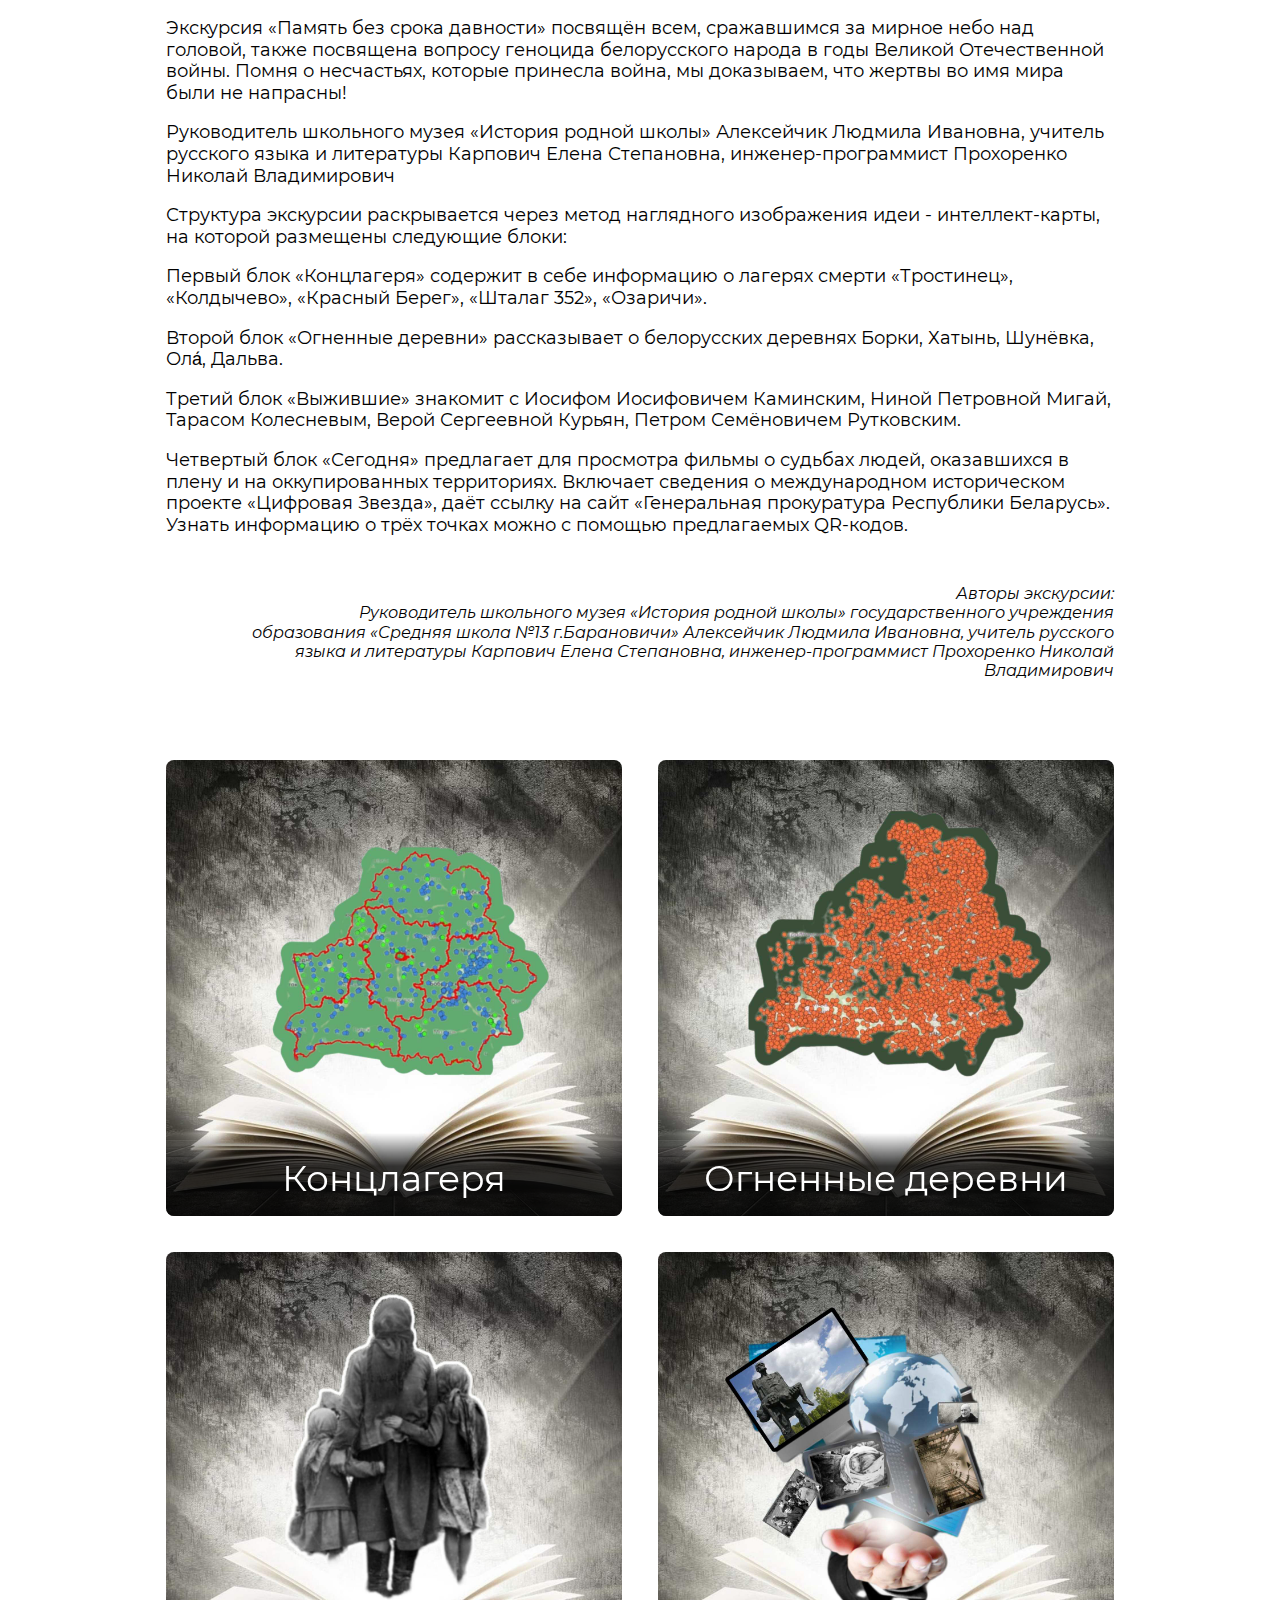
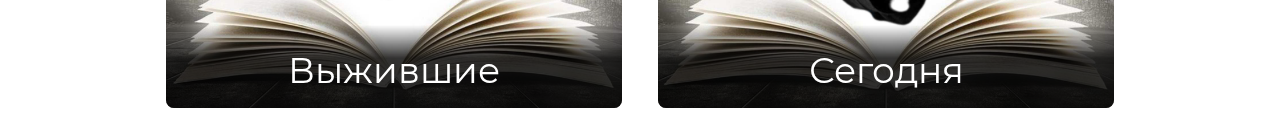
<file: memory.html>
<!DOCTYPE html>
<html lang="ru">
<head>
    <meta charset="UTF-8">
    <meta name="viewport" content="width=device-width, initial-scale=1.0">
    <title>Экскурсия «Память без срока давности»</title>
    <link rel="stylesheet" href="styles/memory.css">
</head>
<body>
    <main class="memory__main">
        <div class="memory__texts">
            <p>Экскурсия «Память без срока давности» посвящён всем, сражавшимся за мирное небо над головой, также посвящена вопросу геноцида белорусского народа в годы Великой Отечественной войны. Помня о несчастьях, которые принесла война, мы доказываем, что жертвы во имя мира были не напрасны!</p>
            <p>Руководитель школьного музея «История родной школы» Алексейчик Людмила Ивановна, учитель русского языка и литературы Карпович Елена Степановна, инженер-программист Прохоренко Николай Владимирович </p>
            <p>Структура экскурсии раскрывается через метод наглядного изображения идеи - интеллект-карты, на которой размещены следующие блоки:</p>
            <p>Первый блок «Концлагеря» содержит в себе информацию о лагерях смерти «Тростинец», «Колдычево», «Красный Берег», «Шталаг 352», «Озаричи».</p>
            <p>Второй блок «Огненные деревни» рассказывает о белорусских деревнях Борки, Хатынь, Шунёвка, Ола́, Дальва.</p>
            <p>Третий блок «Выжившие» знакомит с Иосифом Иосифовичем Каминским, Ниной Петровной Мигай, Тарасом Колесневым, Верой Сергеевной Курьян, Петром Семёновичем Рутковским.</p>
            <p>Четвертый блок «Сегодня» предлагает для просмотра фильмы о судьбах людей, оказавшихся в плену и на оккупированных территориях. Включает сведения о международном историческом проекте «Цифровая Звезда», даёт ссылку на сайт «Генеральная прокуратура Республики Беларусь». Узнать информацию о трёх точках можно с помощью предлагаемых QR-кодов.</p>
        </div>

        <div class="memory__author">
            <p>Авторы экскурсии:<br>
                Руководитель школьного музея «История родной школы» государственного учреждения образования «Средняя школа №13 г.Барановичи» Алексейчик Людмила Ивановна, учитель русского языка и литературы Карпович Елена Степановна, инженер-программист Прохоренко Николай Владимирович 
            </p>
        </div>

        <div class="memory__cards">
            <div class="memory__card">
                <a class="memory__link" href="/camps.html"></a>
                <img src="/img/memory/cards/1.jpg" alt="">
                <div class="card__content">
                    <p>Концлагеря</p>
                </div>
            </div>
            <div class="memory__card">
                <a class="memory__link" href="/villages.html"></a>
                <img src="/img/memory/cards/2.jpg" alt="">
                <div class="card__content">
                    <p>Огненные деревни</p>
                </div>
            </div>
            <div class="memory__card">
                <a class="memory__link" href="/survivors.html"></a>
                <img src="/img/memory/cards/3.jpg" alt="">
                <div class="card__content">
                    <p>Выжившие</p>
                </div>
            </div>
            <div class="memory__card">
                <a class="memory__link" href="/today.html"></a>
                <img src="/img/memory/cards/4.jpg" alt="">
                <div class="card__content">
                    <p>Сегодня</p>
                </div>
            </div>
        </div>
    </main>
</body>
</html>
</file>
<file: styles/heros.css>
@font-face {
  font-family: 'Montserrat';
  font-style: normal;
  font-weight: 400;
  src: local('Montserrat Regular'), local('Montserrat-Regular'),
       url('../fonts/Montserrat-Regular.woff2') format('woff2'),
       url('../fonts/Montserrat-Regular.woff') format('woff');
}

@font-face {
  font-family: 'Montserrat';
  font-style: italic;
  font-weight: 400;
  src: local('Montserrat Italic'), local('Montserrat-Italic'),
       url('../fonts/Montserrat-Italic.woff2') format('woff2'),
       url('../fonts/Montserrat-Italic.woff') format('woff');
}

@font-face {
  font-family: 'Montserrat';
  font-style: normal;
  font-weight: 700;
  src: local('Montserrat Bold'), local('Montserrat-Bold'),
       url('../fonts/Montserrat-Bold.woff2') format('woff2'),
       url('../fonts/Montserrat-Bold.woff') format('woff');
}

*,
*:after,
*:before {
  box-sizing: inherit;
  outline: none;
}

html {
  box-sizing: border-box;
  font-family: 'Montserrat', Arial, Helvetica, sans-serif;
  font-style: normal;
  font-weight: 400;
  font-size: 16px;
  line-height: 1.2;
  --main-color: #2b2a2c;
  --main-bg-color: white;
}

body {
  min-width: 300px;
  background-color: #fff;
  background-image: url(/img/heros/hero-background.jpg);
  background-size: contain;
  background-repeat: no-repeat;
  background-attachment: fixed;
  background-position: 50%;
  background-size: cover;
}

.hero__main {
  max-width: 1440px;
  padding: 0 16px;
  margin: 0 auto;
}

.hero__section {
  padding: 24px;
  border-radius: 16px;
  margin-bottom: 48px;
}

.hero__section--black {
  background-color: #0a0a0a;
  color: white;
}

.hero__section--black .hero__title p {
  color: #c2c2c2;
}

.hero__section--white {
  background-color: #f5f5f5;
}

.hero__section:nth-child(even) .hero__content .hero__title {
  order: -1;
}

.hero__content {
  margin-bottom: 32px;
}

.hero__content {
  display: flex;
  gap: 32px;
}

.hero__images {
  height: 480px;
}

.hero__images img {
  height: 480px;
  width: 720px;
  object-fit: cover;
}

.hero__title h2 {
  margin: 0;
  font-size: 48px;
  font-weight: bold;
}

.hero__title p {
  font-size: 14px;
  color: #444345;
  font-style: italic;
}

.hero__about p {
  margin-top: 0;
  margin-bottom: 16px;
}
</file>
<file: styles/simple-adaptive-slider.css>
/* стили для корневого элемента слайдера */
.itcss {
  position: relative;
  max-width: 720px;
  margin-right: auto;
  margin-left: auto;
}

/* стили для wrapper */
.itcss__wrapper {
  position: relative;
  overflow: hidden;
  background-color: transparent;
  border-radius: 8px;
}

/* стили для элемента, в котором непосредственно расположены элементы (слайды) */
.itcss__items {
  display: flex;
  transform-style: preserve-3d;
  backface-visibility: hidden;
  transition: transform 0.5s ease;
  will-change: transform;
}

/* стили для элементов */
.itcss__item {
  position: relative;
  flex: 0 0 100%;
  max-width: 100%;
  transform-style: preserve-3d;
  backface-visibility: hidden;
  will-change: transform;
}

/* кнопки Prev и Next */
.itcss__btn {
  position: absolute;
  top: 50%;
  display: flex;
  justify-content: center;
  align-items: center;
  width: 3rem;
  height: 4rem;
  color: #fff;
  background: rgb(0 0 0 / 10%);
  border: none;
  outline: none;
  transform: translateY(-50%);
  cursor: pointer;
  opacity: 0.5;
  user-select: none;
}

.itcss__btn_hide {
  display: none;
}

.itcss__btn:hover,
.itcss__btn:focus {
  color: #fff;
  text-decoration: none;
  border: none;
  opacity: 0.7;
}

.itcss__btn_prev {
  left: 0;
}

.itcss__btn_next {
  right: 0;
}

.itcss__btn::before {
  content: "";
  display: inline-block;
  width: 2rem;
  height: 2rem;
  background: transparent no-repeat center center;
  background-size: 100% 100%;
}

.itcss__btn_prev::before {
  background-image: url("data:image/svg+xml,%3csvg xmlns='http://www.w3.org/2000/svg' viewBox='0 0 16 16' fill='%23fff'%3e%3cpath d='M11.354 1.646a.5.5 0 0 1 0 .708L5.707 8l5.647 5.646a.5.5 0 0 1-.708.708l-6-6a.5.5 0 0 1 0-.708l6-6a.5.5 0 0 1 .708 0z'/%3e%3c/svg%3e");
}

.itcss__btn_next::before {
  background-image: url("data:image/svg+xml,%3csvg xmlns='http://www.w3.org/2000/svg' viewBox='0 0 16 16' fill='%23fff'%3e%3cpath d='M4.646 1.646a.5.5 0 0 1 .708 0l6 6a.5.5 0 0 1 0 .708l-6 6a.5.5 0 0 1-.708-.708L10.293 8 4.646 2.354a.5.5 0 0 1 0-.708z'/%3e%3c/svg%3e");
}

/* Индикаторы */
.itcss__indicators {
  position: absolute;
  right: 0;
  bottom: 10px;
  left: 0;
  display: flex;
  justify-content: center;
  margin: 0 15%;
  padding-left: 0;
  list-style: none;
  user-select: none;
}

.itcss__indicator {
  flex: 0 1 auto;
  width: 30px;
  height: 2px;
  margin-right: 3px;
  margin-left: 3px;
  background-color: rgb(255 255 255 / 50%);
  background-clip: padding-box;
  border-top: 10px solid transparent;
  border-bottom: 10px solid transparent;
  cursor: pointer;
}

.itcss__indicator_active {
  background-color: #fff;
}

/* класс для отключения transition */
.transition-none {
  transition: none;
}

.d-none {
  display: none;
}
</file>
<file: styles/map.css>
*,
*:after,
*:before {
  box-sizing: inherit;
  outline: none;
}

html {
  box-sizing: border-box;
  font-family: 'Montserrat', Arial, Helvetica, sans-serif;
  font-style: normal;
  font-weight: 400;
  font-size: 16px;
  line-height: 1.2;
  --main-color: #2b2a2c;
  --main-bg-color: white;
}

body {
  min-width: 300px;
  background-color: #fff;
  margin: 0;
}

img {
  display: block;
  max-width: 100%;
  max-height: 100%;
}

h2 {
  font-weight: bold;
  font-size: 4em;
  padding-top: 3em;
  padding-bottom: 1em;
}


p {
  margin: 0;
  padding: 0;
  text-align: justify;
  text-indent: 3em;
}

/* Карта */

.belarus-map__wrapper {
    max-width: 1200px;
    padding: 0 16px;
    margin: 0 auto 200px;
}

.belarus__map {
    position: static;
    display: flex;
    align-items: center;
    justify-content: center;
    width: 100%;
    margin-top: 6em; 
  }
  
  .main-map {
    display: flex;
    align-items: center;
    justify-content: center;
    width: 100%;
  }
  
  .map__warp {
    width: 90%;
    margin: 0 auto;
    margin-bottom: 2em;
  }
  
  .main-map__region {
    stroke: #ffffff;
  }
  
  .main-map__region:hover {
    transition: .5s;
  }
  
  .main-map__Brest {
    fill: rgb(219, 226, 131);
  }
  
  .main-map__Gomel {
    fill: rgb(255, 247, 177);
  }
  
  .main-map__Mogilev {
    fill: rgb(251, 217, 202);
  }
  
  .main-map__Vitebsk {
    fill: rgb(210, 205, 231); 
  }
  
  .main-map__Grodno {
    fill: rgb(253, 213, 165);
  }
  
  .main-map__Minsk {
    fill: rgb(245, 180, 210);
  }
  
  .main-map__Brest:hover {
    fill: rgb(213, 223, 82);
  }
  
  .main-map__Gomel:hover {
    fill: rgb(245, 231, 108);
  }
  
  .main-map__Mogilev:hover {
    fill: rgb(241, 181, 155);
  }
  
  .main-map__Vitebsk:hover {
    fill: rgb(170, 161, 211); 
  }
  
  .main-map__Grodno:hover {
    fill: rgb(231, 176, 108);
  }
  
  .main-map__Minsk:hover {
    fill: rgb(233, 147, 187);
  }
  
  .main-map__city:hover {
    transition: .5s;
    r: 1.2em;
  }
  
  .main-map__City-of-Minsk:hover {
    transition: .5s;
    r: 1.5em;
  }
  
  .main-map__city_Baranovichi:hover {
    r: 1em;
  }
  
  .main-map__city {
    fill: red;
  }
  
  .main-map__city-name {
    font-weight: bold;
    stroke: none;
    color: #181818;
    font-size: 1,2em;
  }
  
  .main-map__tooltip {
    display: none;
    padding: 0.8em; 
    width: 22em;
    min-height: 10em;
    position: absolute;
    background-color: rgba(230, 230, 230, 0.7);
    color: rgb(0, 0, 0);
    z-index: 2;
  }
  
  .main-map__tooltip img {
    display: block;
    margin: 0 auto;
    height: 9em;
  }
  
  .main-map__tooltip ul {
    padding: 0;
    padding-left: 1.4em;
    margin-bottom: 0;
  }
  
  .main-map__tooltip p, 
  .main-map__tooltip li {
    font-size: 0.8em;
    padding: 0;
    margin: 0;
  }
  
  .baranovichi-circle circle {
    stroke: #ffffff;
  }

  .container {
    max-width: 1200px;
    margin: 0 auto;
  }

  .region-of-Belarus {
    display: none;
    transition: 1s;
    width: 100%;
    min-height: 1080px;
    background-repeat:no-repeat;
    background-attachment:fixed;
    background-position:50% 50%;
    background-size: cover;
    color: white;
    z-index: 0;
  }
  
  .region-of-Belarus_warp {
    display: flex;
    flex-direction: column;
    text-align: justify;
    padding-bottom: 4em;
  }  
  
  .region__img {
    width: 90%;
    margin: 0 auto;
  }
  
  .region__map_img {
    display: block;
    margin: 0 auto;
  }
  
  .region-of-Belarus ul {
    padding: 0;
    margin-left: 3em;
  }
  
  .close-region {
    margin: 1em 0 0 auto;
  }
  
  .close-region_svg {
    width: 4em;
    height: 4em;
    fill: rgba(50, 55, 159, 0.9);
    border: 0.2em solid rgba(50, 55, 159, 0.9);
    border-radius: 50%;
  }
  
  .close-region_svg polyline {
    stroke: rgba(255, 255, 255, 0.9);
    stroke-width: 0.2em;
  }
  
  .close-region_svg:hover {
    transition: 0.3s;
    stroke-width: 0.2em;
    fill: rgba(255, 255, 255, 0.9);
    stroke:rgba(50, 55, 159, 0.8); 
    box-shadow: 0 0 40px rgba(255, 255, 255, 0.9);
  }
  
  .close-region_svg:hover > polyline {
    stroke:rgba(50, 55, 159, 0.8); 
  }
  
  /* БРЕСТСКАЯ ОБЛАСТЬ */
  
  .Brest-region {
    background-image:url(img/region/background/brest-background.png);
  }
  
  .region__map__city_Brest:hover {
    r: 1.8em;
  }
  
  .region__map_city-name {
    font-size: 1.7em;
  }
  
  .region__map__city-name_Baranivi {
    font-weight: normal;
    font-size: 1.2em;
  }
  
  .brest-region__map_region {
    stroke:white;
    stroke-width: 3px;
    fill: rgb(252, 225, 135);
    stroke-miterlimit: 10;
  }
  
  .brest-region__map_region:hover {
    transition: .3s;
    fill: rgb(255, 220, 105);
  }
  
  .region-map__tooltip {
    display: none;
    position: absolute;
    padding: 0.6em; 
    width: 18em;
    min-height: 10em;
    background-color: rgba(230, 230, 230, 0.7);
    color: rgb(0, 0, 0);
    z-index: 2;
  }
  
  .region-map__tooltip img {
    display: block;
    margin: 0 auto;
    height: 7em;
  }
  
  .region-map__tooltip ul {
    padding: 0;
    margin: 0;
    margin-left: 1em;
  }
  
  .region-map__tooltip p, 
  .region-map__tooltip li {
    text-indent: 1.5em;
    font-size: 0.7em;
    padding: 0;
    margin: 0;
  }
  
  .Gomel-region {
    background-image: url(img/region/background/gomel-background.png);
  }
  
  .Mogilev-region {
    background-image: url(img/region/background/mogilev-background.png);
  }
  
  .Vitebsk-region {
    background-image: url(img/region/background/vitebsk-background.png);
  }
  
  .Grodno-region {
    background-image: url(img/region/background/grodno-background.png);
  }
  
  .Minsk-region {
    background-image: url(img/region/background/minsk-background.png);
  }
</file>
<file: styles/memory.css>
@font-face {
    font-family: 'Montserrat';
    font-style: normal;
    font-weight: 400;
    src: local('Montserrat Regular'), local('Montserrat-Regular'),
         url('../fonts/Montserrat-Regular.woff2') format('woff2'),
         url('../fonts/Montserrat-Regular.woff') format('woff');
  }
  
  @font-face {
    font-family: 'Montserrat';
    font-style: italic;
    font-weight: 400;
    src: local('Montserrat Italic'), local('Montserrat-Italic'),
         url('../fonts/Montserrat-Italic.woff2') format('woff2'),
         url('../fonts/Montserrat-Italic.woff') format('woff');
  }
  
  @font-face {
    font-family: 'Montserrat';
    font-style: normal;
    font-weight: 700;
    src: local('Montserrat Bold'), local('Montserrat-Bold'),
         url('../fonts/Montserrat-Bold.woff2') format('woff2'),
         url('../fonts/Montserrat-Bold.woff') format('woff');
  }
  
  *,
  *:after,
  *:before {
    box-sizing: inherit;
    outline: none;
  }
  
  html {
    box-sizing: border-box;
    font-family: 'Montserrat', Arial, Helvetica, sans-serif;
    font-style: normal;
    font-weight: 400;
    font-size: 16px;
    line-height: 1.2;
    --main-color: #2b2a2c;
    --main-bg-color: white;
  }
  
  body {
    min-width: 300px;
    background-color: #fff;
  }

  img {
    max-width: 100%;
    height: auto;
    vertical-align: middle;
    display: inline-block;
  }

  .memory__main {
    max-width: 980px;
    padding: 0 16px;
    margin: 0 auto;
  }

  .memory__texts p {
    font-size: 18px;
    margin-bottom: 16px;
  }

  .memory__author {
    text-align: right;
    font-style: italic;
    padding-left: 80px;
    margin-top: 48px;
  }

  .memory__cards {
    display: grid;
    grid-template-columns: repeat(2, 1fr);
    gap: 36px;
    margin-top: 80px;
  }

  .memory__card {
    position: relative;
    border-radius: 8px;
    overflow: hidden;
    transition: all .3s ease;
  }

  .memory__card:hover {
    box-shadow: 0px 2px 14px 4px rgba(0, 0, 0, 0.6);
  }

  .memory__link {
    position: absolute;
    top: 0;
    bottom: 0;
    right: 0;
    left: 0;
    z-index: 1;
  }

  .card__content {
    position: absolute;
    width: 100%;
    bottom: 0;
    padding: 24px 16px 16px;
    color: white;
    background-color: rgba(0, 0, 0, 0.8);
    -webkit-mask-image: linear-gradient(to top, rgba(0, 0, 0, 1.0) 60%, transparent 100%);
    mask-image: linear-gradient(to top, rgba(0, 0, 0, 1.0) 60%, transparent 100%);
  }

  .card__content p {
    font-size: 36px;
    margin: 0;
    text-align: center;
  }
</file>
